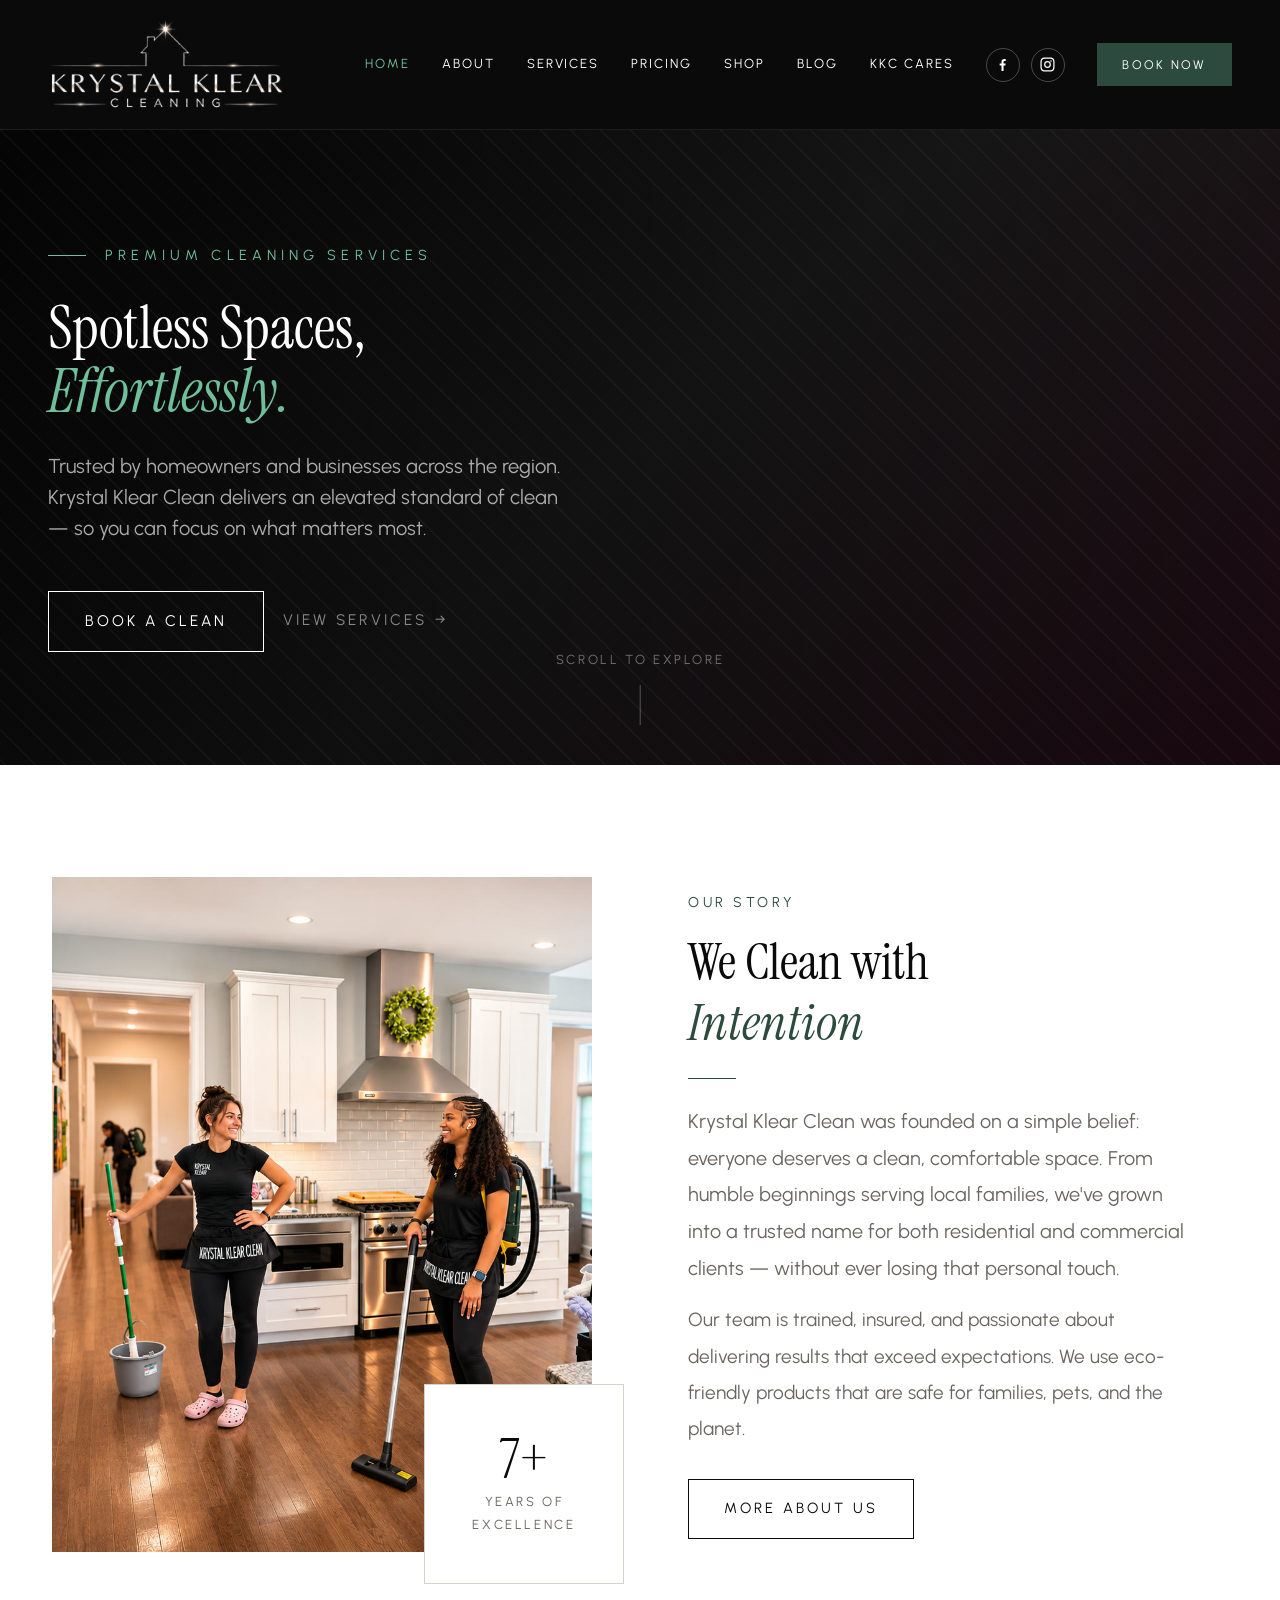
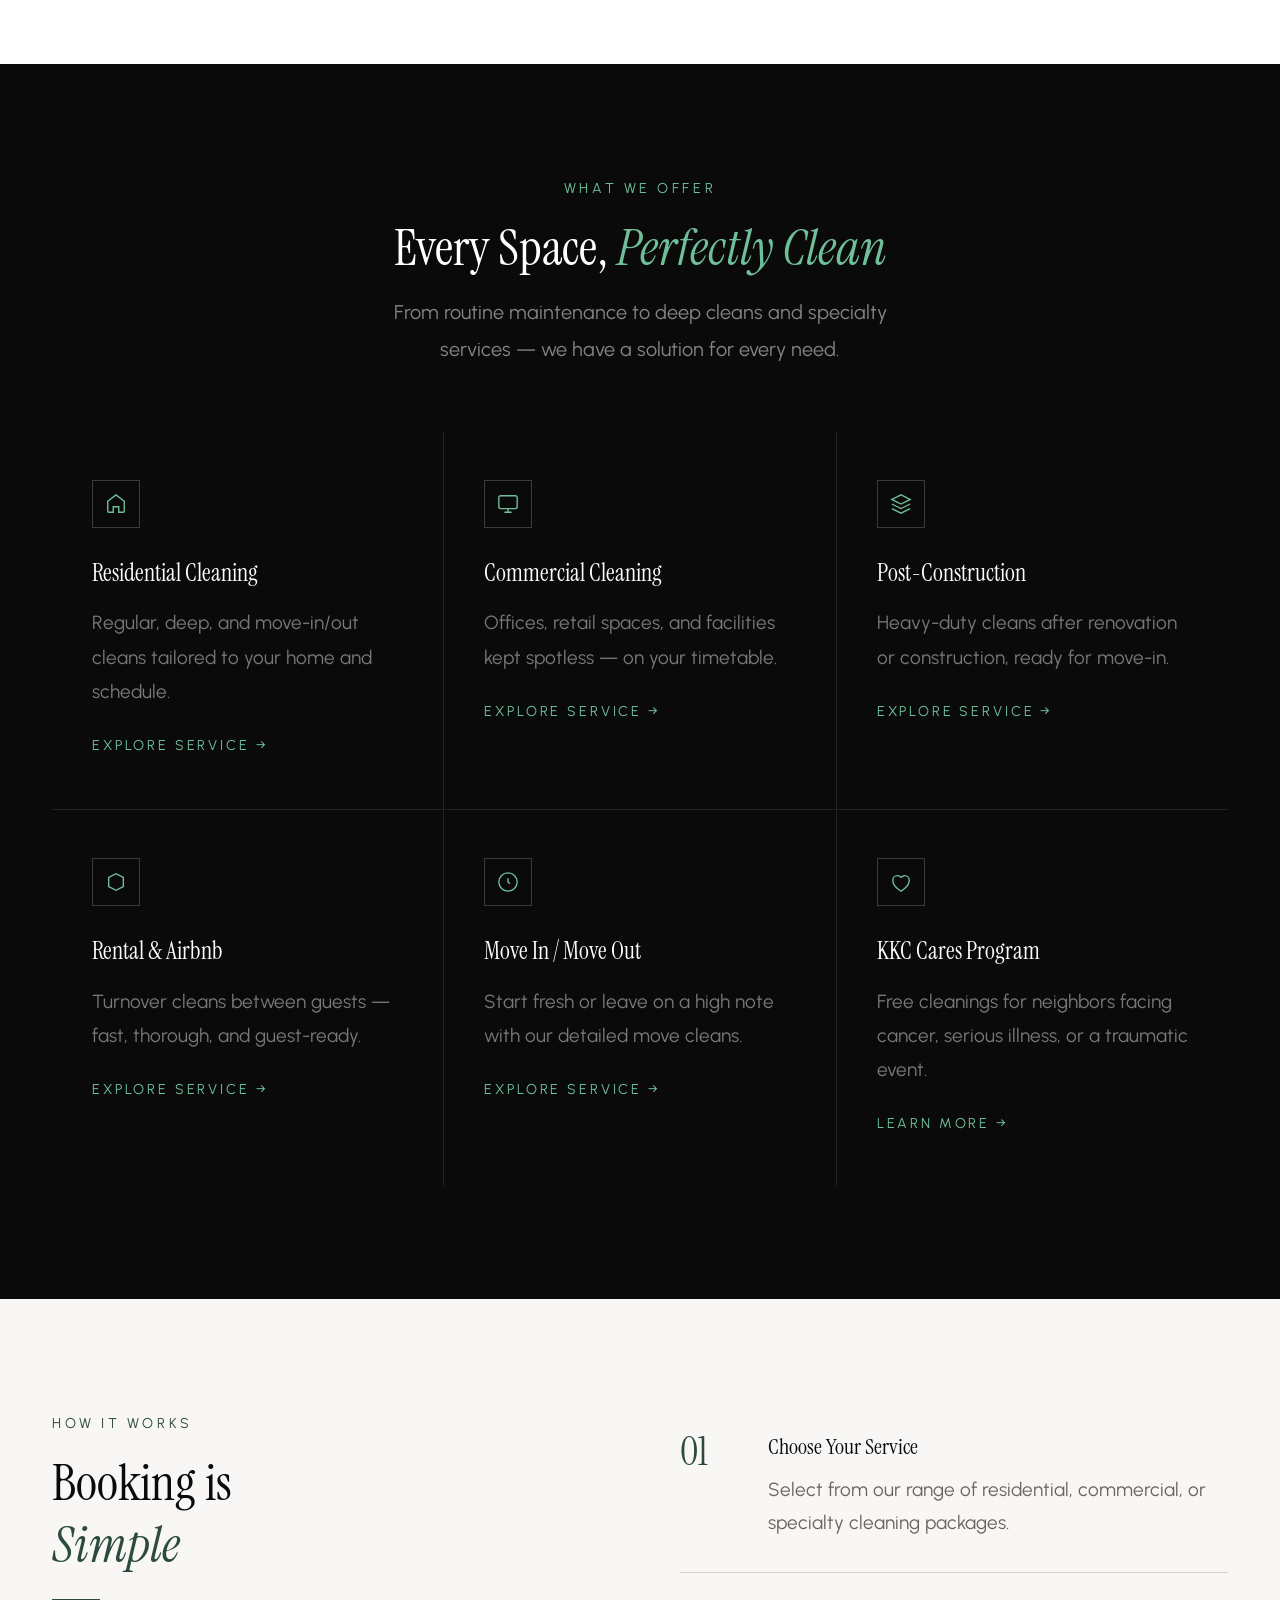
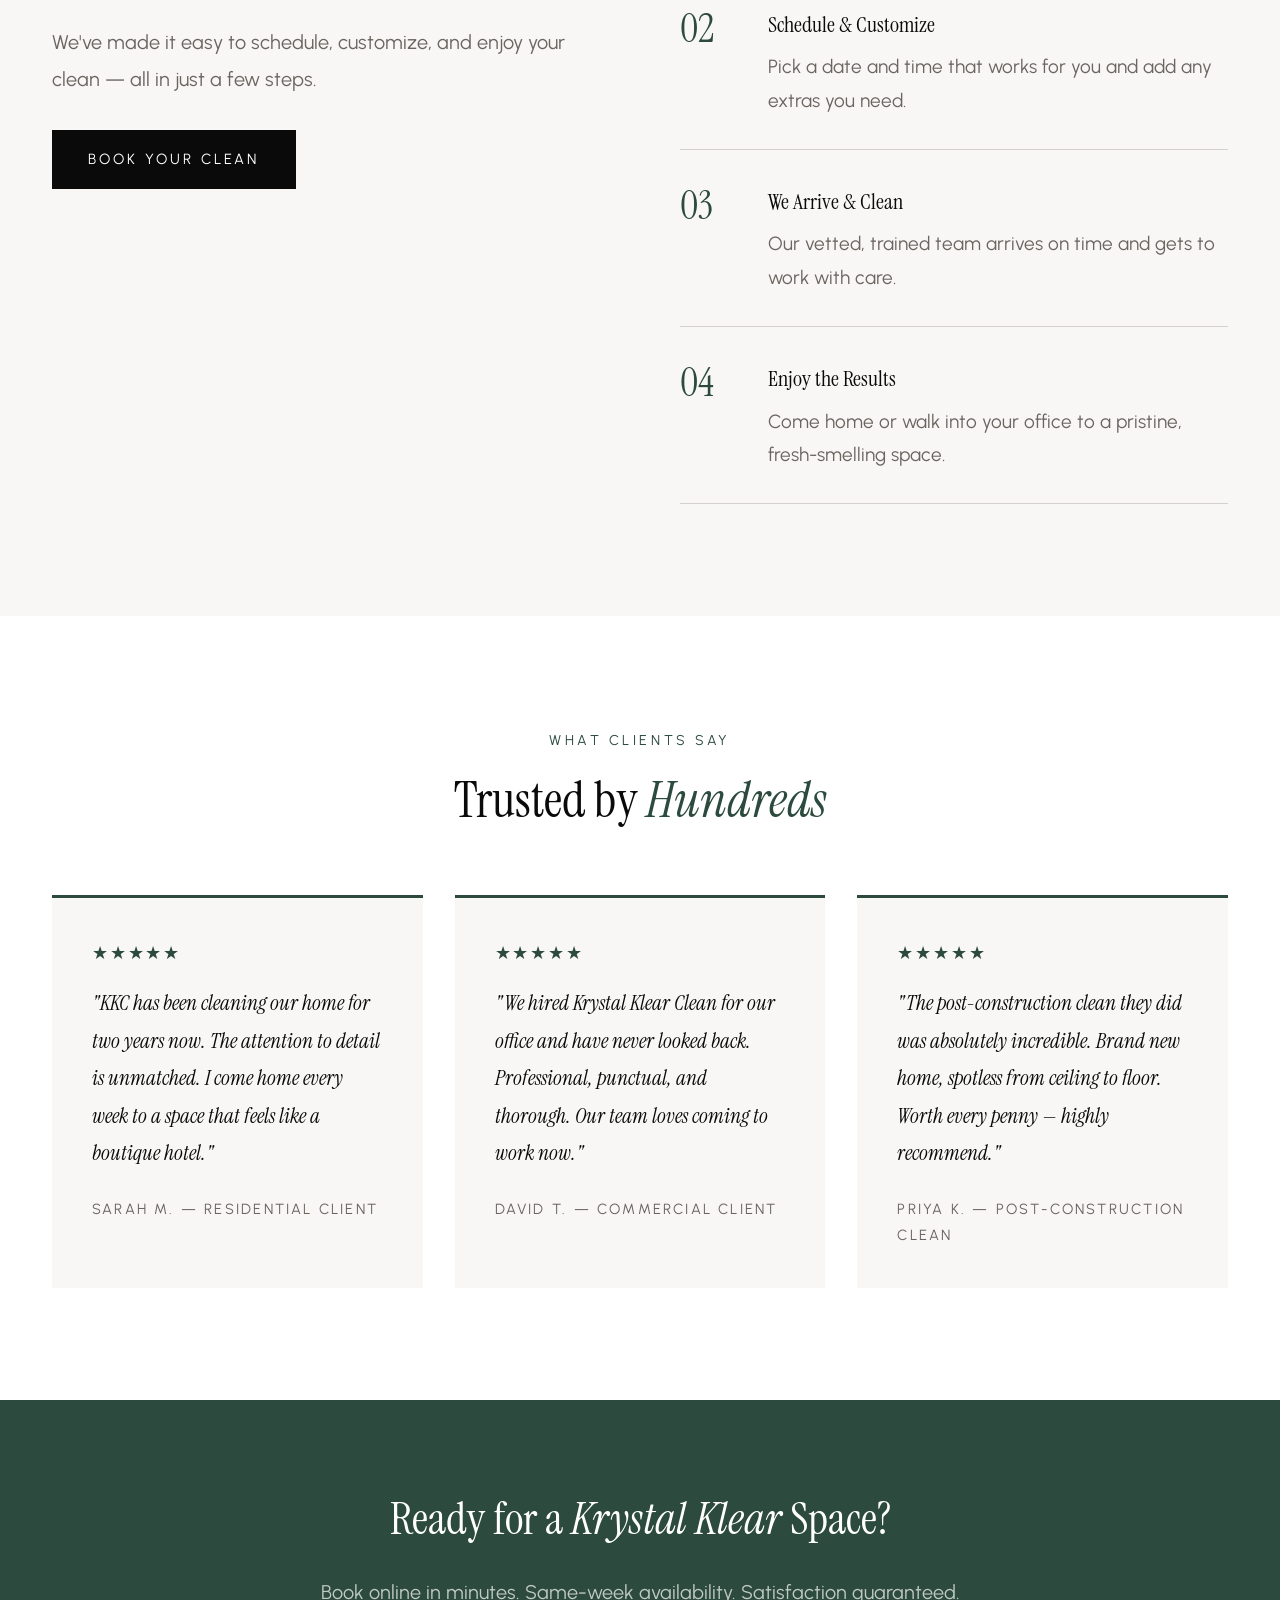
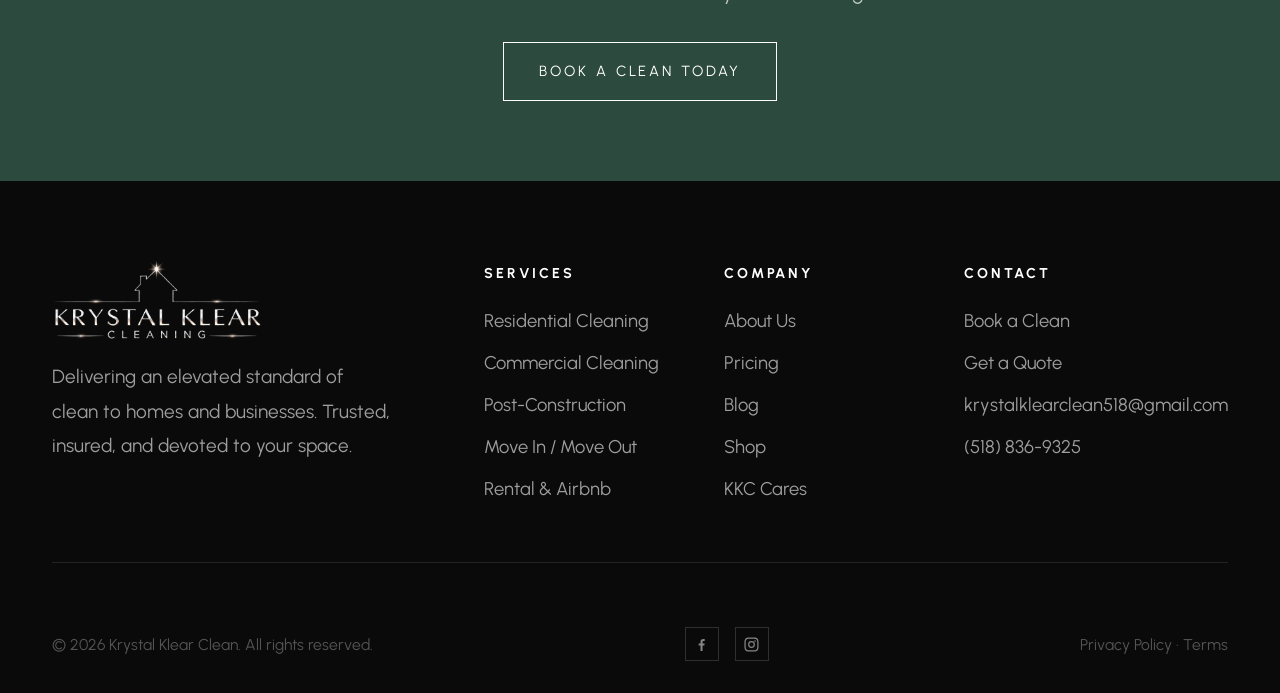
<file: index.html>
<!DOCTYPE html>
<html lang="en">
<head>
  <meta charset="UTF-8">
  <meta name="viewport" content="width=device-width, initial-scale=1.0">
  <title>Krystal Klear Clean — Professional Cleaning Services</title>
  <meta name="description" content="Trusted residential and commercial cleaning services. Fully insured, eco-friendly products available, 100% satisfaction guaranteed.">
  <link rel="icon" type="image/png" sizes="32x32" href="assets/favicon-32.png?v=3">
  <link rel="icon" type="image/png" sizes="192x192" href="assets/favicon-192.png?v=3">
  <link rel="apple-touch-icon" href="assets/apple-touch-icon.png?v=3">
  <link rel="preconnect" href="https://fonts.googleapis.com">
  <link rel="preconnect" href="https://fonts.gstatic.com" crossorigin>
  <link href="https://fonts.googleapis.com/css2?family=Instrument+Serif:ital@0;1&family=Urbanist:ital,wght@0,300;0,400;0,500;0,600;1,400&display=swap" rel="stylesheet">
  <link rel="stylesheet" href="assets/kkc.css">
  <style>
/* ─── HERO ─── */
.hero { height: calc(85vh - 130px); min-height: 520px; background: var(--black); position: relative; overflow: hidden; display: flex; align-items: center; }
.hero-bg { position: absolute; inset: 0; background: linear-gradient(135deg, #0a0a0a 0%, #1a1a1a 50%, #1a0810 100%); }
.hero-video { position: absolute; inset: 0; width: 100%; height: 100%; object-fit: cover; opacity: 0.65; }
.hero-overlay { position: absolute; inset: 0; background: linear-gradient(90deg, rgba(0,0,0,0.55) 0%, rgba(0,0,0,0.25) 60%, rgba(0,0,0,0.05) 100%); }
.hero-pattern { position: absolute; inset: 0; opacity: 0.04; background-image: repeating-linear-gradient(45deg, var(--white) 0, var(--white) 1px, transparent 0, transparent 50%); background-size: 30px 30px; }
.hero-content { position: relative; z-index: 2; padding: 0 3rem; max-width: 891px; }
.hero-eyebrow { font-family: var(--font-sans); font-size: 0.91rem; letter-spacing: 0.35em; text-transform: uppercase; color: var(--green-light); margin-bottom: 1.76rem; display: flex; align-items: center; gap: 1.17rem; }
.hero-eyebrow::before { content: ''; display: block; width: 38px; height: 1px; background: var(--green-light); }
.hero-title { font-family: var(--font-serif); font-size: clamp(2.7rem, 4.68vw, 4.23rem); font-weight: 300; line-height: 1.05; color: var(--white); margin-bottom: 1.76rem; }
.hero-title em { font-style: italic; color: var(--green-light); display: block; }
.hero-body { font-family: var(--font-sans); font-size: 1.26rem; color: rgba(255,255,255,0.65); max-width: 515px; line-height: 1.55; margin-bottom: 2.93rem; }
.hero-actions { display: flex; gap: 1.17rem; flex-wrap: wrap; }
.hero-actions .btn { font-size: 0.96rem; padding: 0.99rem 2.22rem; }
.hero-scroll { position: absolute; bottom: 2.5rem; left: 50%; transform: translateX(-50%); z-index: 2; display: flex; flex-direction: column; align-items: center; white-space: nowrap; gap: 0.8rem; font-family: var(--font-sans); font-size: 0.82rem; letter-spacing: 0.2em; text-transform: uppercase; color: rgba(255,255,255,0.4); }
.hero-scroll::after { content: ''; display: block; width: 1px; height: 40px; background: rgba(255,255,255,0.3); }

/* ─── TRUST BAR ─── */

/* ─── ABOUT STRIP ─── */
.about-strip { padding: 7rem 0; }
.about-strip-inner { display: grid; grid-template-columns: 1fr 1fr; gap: 6rem; align-items: center; }
.about-img-wrap { position: relative; }
.about-img { width: 100%; aspect-ratio: 4/5; object-fit: cover; object-position: top; background: var(--light-gray); }
.about-img-accent { position: absolute; bottom: -2rem; right: -2rem; width: 200px; height: 200px; border: 1px solid var(--mid-gray); background: var(--white); display: flex; flex-direction: column; align-items: center; justify-content: center; gap: 0.3rem; }
.about-img-accent .number { font-family: var(--font-serif); font-size: 3.5rem; font-weight: 300; line-height: 1; color: var(--black); }
.about-img-accent .label { font-family: var(--font-sans); font-size: 0.82rem; letter-spacing: 0.2em; text-transform: uppercase; color: var(--dark-gray); text-align: center; }
.about-text { padding-right: 2rem; }

/* ─── SERVICES TEASER ─── */
.services-teaser { background: var(--black); padding: 7rem 0; }
.services-teaser-header { text-align: center; margin-bottom: 4rem; }
.services-teaser-header .section-label { color: var(--green-light); }
.services-teaser-header .section-title { color: var(--white); }
.services-teaser-header .section-title em { color: var(--green-light); }
.services-teaser-header .section-subtitle { color: rgba(255,255,255,0.5); margin: 1rem auto 0; text-align: center; }
.services-grid { display: grid; grid-template-columns: repeat(3, 1fr); gap: 1px; background: rgba(255,255,255,0.1); }
.service-card { background: var(--black); padding: 3rem 2.5rem; border-bottom: 3px solid transparent; transition: var(--transition); cursor: pointer; }
.service-card:hover { border-bottom-color: var(--green-light); background: #111; }
.service-icon { width: 48px; height: 48px; margin-bottom: 1.5rem; border: 1px solid rgba(255,255,255,0.2); display: flex; align-items: center; justify-content: center; }
.service-icon svg { width: 22px; height: 22px; stroke: var(--green-light); fill: none; stroke-width: 1.5; }
.service-card h3 { font-family: var(--font-serif); font-size: 1.52rem; font-weight: 400; color: var(--white); margin-bottom: 0.75rem; }
.service-card p { font-size: 1.19rem; color: rgba(255,255,255,0.45); line-height: 1.8; margin-bottom: 1.5rem; }
.link-arrow { font-family: var(--font-sans); font-size: 0.89rem; letter-spacing: 0.2em; text-transform: uppercase; color: var(--green-light); display: flex; align-items: center; gap: 0.5rem; }

/* ─── PROCESS ─── */
.process { padding: 7rem 0; background: var(--off-white); }
.process-inner { display: grid; grid-template-columns: 1fr 1fr; gap: 5rem; align-items: start; }
.process-steps { margin-top: 1rem; }
.process-step { display: grid; grid-template-columns: 64px 1fr; gap: 1.5rem; padding: 2rem 0; border-bottom: 1px solid var(--mid-gray); }
.process-step:first-child { padding-top: 0; }
.step-num { font-family: var(--font-serif); font-size: 2.5rem; font-weight: 400; color: var(--green); line-height: 1; padding-top: 0.2rem; }
.step-content h4 { font-family: var(--font-serif); font-size: 1.4rem; font-weight: 400; margin-bottom: 0.4rem; }
.step-content p { font-size: 1.19rem; color: var(--dark-gray); }

/* ─── TESTIMONIALS ─── */
.testimonials { padding: 7rem 0; }
.testimonials-header { text-align: center; margin-bottom: 4rem; }
.testimonials-grid { display: grid; grid-template-columns: repeat(3, 1fr); gap: 2rem; }
.testimonial-card { background: var(--off-white); padding: 2.5rem; border-top: 3px solid var(--green); }
.testimonial-stars { color: var(--green); font-size: 1.13rem; letter-spacing: 0.1em; margin-bottom: 1rem; }
.testimonial-text { font-family: var(--font-serif); font-size: 1.34rem; font-style: italic; font-weight: 300; line-height: 1.75; color: var(--black); margin-bottom: 1.5rem; }
.testimonial-author { font-family: var(--font-sans); font-size: 0.92rem; letter-spacing: 0.15em; text-transform: uppercase; color: var(--dark-gray); }
  </style>
</head>
<body>

<!-- HEADER -->
<header class="site-header">
  <div class="logo"><a href="index.html"><img src="assets/kkc-logo-shiny.webp?v=2" alt="Krystal Klear Clean"></a></div>
  <nav class="site-nav">
    <a href="index.html" class="active">Home</a>
    <a href="about.html">About</a>
    <a href="services.html">Services</a>
    <a href="pricing.html">Pricing</a>
    <a href="shop.html">Shop</a>
    <a href="blog.html">Blog</a>
    <a href="kkc-cares.html">KKC Cares</a>
    <a href="https://www.facebook.com/Krystalklearcleanllc" class="nav-social" target="_blank" rel="noopener" aria-label="Krystal Klear Clean on Facebook"><svg viewBox="0 0 24 24" aria-hidden="true"><path d="M13.5 21v-7.5h2.5l.4-3h-2.9V8.6c0-.9.3-1.5 1.5-1.5h1.5V4.4c-.3 0-1.2-.1-2.2-.1-2.2 0-3.7 1.3-3.7 3.8v2.4H8v3h2.6V21h2.9z"/></svg></a><a href="https://www.instagram.com/Krystalklearcleanllc" class="nav-social" target="_blank" rel="noopener" aria-label="Krystal Klear Clean on Instagram"><svg viewBox="0 0 24 24" aria-hidden="true"><path d="M12 7.2a4.8 4.8 0 1 0 0 9.6 4.8 4.8 0 0 0 0-9.6zm0 7.9a3.1 3.1 0 1 1 0-6.2 3.1 3.1 0 0 1 0 6.2zm5-9.2a1.1 1.1 0 1 0 0 2.2 1.1 1.1 0 0 0 0-2.2zM21.9 7.9c-.1-1.6-.4-3-1.6-4.2S17.7 2.2 16.1 2.1C14.5 2 9.5 2 7.9 2.1c-1.6.1-3 .4-4.2 1.6S2.2 6.3 2.1 7.9C2 9.5 2 14.5 2.1 16.1c.1 1.6.4 3 1.6 4.2s2.6 1.5 4.2 1.6c1.6.1 6.6.1 8.2 0 1.6-.1 3-.4 4.2-1.6s1.5-2.6 1.6-4.2c.1-1.6.1-6.6 0-8.2zm-2.1 10a3.3 3.3 0 0 1-1.9 1.9c-1.3.5-4.3.4-5.9.4s-4.6.1-5.9-.4a3.3 3.3 0 0 1-1.9-1.9c-.5-1.3-.4-4.3-.4-5.9s-.1-4.6.4-5.9a3.3 3.3 0 0 1 1.9-1.9c1.3-.5 4.3-.4 5.9-.4s4.6-.1 5.9.4a3.3 3.3 0 0 1 1.9 1.9c.5 1.3.4 4.3.4 5.9s.1 4.6-.4 5.9z"/></svg></a>
    <a href="contact.html" class="btn-nav">Book Now</a>
  </nav>
</header>

<!-- HERO -->
<div class="hero">
  <div class="hero-bg"></div>
  <video class="hero-video" autoplay muted loop playsinline>
    <source src="assets/hero.mp4?v=5" type="video/mp4">
  </video>
  <div class="hero-overlay"></div>
  <div class="hero-pattern"></div>
  <div class="hero-content">
    <div class="hero-eyebrow">Premium Cleaning Services</div>
    <h1 class="hero-title">Spotless Spaces,<br><em>Effortlessly.</em></h1>
    <p class="hero-body">Trusted by homeowners and businesses across the region. Krystal Klear Clean delivers an elevated standard of clean — so you can focus on what matters most.</p>
    <div class="hero-actions">
      <a href="contact.html" class="btn btn-outline-white">Book a Clean</a>
      <a href="services.html" class="btn" style="color:rgba(255,255,255,0.5);padding-left:0;">View Services →</a>
    </div>
  </div>
  <div class="hero-scroll">Scroll to explore</div>
</div>

<!-- ABOUT STRIP -->
<div class="about-strip">
  <div class="container">
    <div class="about-strip-inner">
      <div class="about-img-wrap">
        <img src="assets/team-kitchen.jpg" alt="Krystal Klear Clean team cleaning a kitchen" class="about-img">
        <div class="about-img-accent">
          <div class="number">7+</div>
          <div class="label">Years of<br>Excellence</div>
        </div>
      </div>
      <div class="about-text">
        <span class="section-label">Our Story</span>
        <h2 class="section-title">We Clean with<br><em>Intention</em></h2>
        <div class="divider"></div>
        <p class="section-subtitle">Krystal Klear Clean was founded on a simple belief: everyone deserves a clean, comfortable space. From humble beginnings serving local families, we've grown into a trusted name for both residential and commercial clients — without ever losing that personal touch.</p>
        <p style="font-size:1.19rem;color:var(--dark-gray);margin-top:1rem;line-height:1.9;">Our team is trained, insured, and passionate about delivering results that exceed expectations. We use eco-friendly products that are safe for families, pets, and the planet.</p>
        <a href="about.html" class="btn btn-outline" style="margin-top:2rem;">More About Us</a>
      </div>
    </div>
  </div>
</div>

<!-- SERVICES TEASER -->
<div class="services-teaser">
  <div class="container">
    <div class="services-teaser-header">
      <span class="section-label">What We Offer</span>
      <h2 class="section-title" style="color:var(--white);">Every Space, <em>Perfectly Clean</em></h2>
      <p class="section-subtitle">From routine maintenance to deep cleans and specialty services — we have a solution for every need.</p>
    </div>
    <div class="services-grid">
      <a href="services.html" class="service-card">
        <div class="service-icon"><svg viewBox="0 0 24 24"><path d="M3 9L12 2L21 9V20C21 20.55 20.55 21 20 21H15V15H9V21H4C3.45 21 3 20.55 3 20V9Z"/></svg></div>
        <h3>Residential Cleaning</h3>
        <p>Regular, deep, and move-in/out cleans tailored to your home and schedule.</p>
        <div class="link-arrow">Explore Service →</div>
      </a>
      <a href="services.html" class="service-card">
        <div class="service-icon"><svg viewBox="0 0 24 24"><rect x="2" y="3" width="20" height="14" rx="2"/><path d="M8 21H16M12 17V21"/></svg></div>
        <h3>Commercial Cleaning</h3>
        <p>Offices, retail spaces, and facilities kept spotless — on your timetable.</p>
        <div class="link-arrow">Explore Service →</div>
      </a>
      <a href="services.html" class="service-card">
        <div class="service-icon"><svg viewBox="0 0 24 24"><path d="M12 2L2 7L12 12L22 7L12 2ZM2 17L12 22L22 17M2 12L12 17L22 12"/></svg></div>
        <h3>Post-Construction</h3>
        <p>Heavy-duty cleans after renovation or construction, ready for move-in.</p>
        <div class="link-arrow">Explore Service →</div>
      </a>
      <a href="services.html" class="service-card">
        <div class="service-icon"><svg viewBox="0 0 24 24"><path d="M20 7L12 3L4 7V17L12 21L20 17V7Z"/></svg></div>
        <h3>Rental &amp; Airbnb</h3>
        <p>Turnover cleans between guests — fast, thorough, and guest-ready.</p>
        <div class="link-arrow">Explore Service →</div>
      </a>
      <a href="services.html" class="service-card">
        <div class="service-icon"><svg viewBox="0 0 24 24"><circle cx="12" cy="12" r="10"/><path d="M12 8V12L14 14"/></svg></div>
        <h3>Move In / Move Out</h3>
        <p>Start fresh or leave on a high note with our detailed move cleans.</p>
        <div class="link-arrow">Explore Service →</div>
      </a>
      <a href="kkc-cares.html" class="service-card">
        <div class="service-icon"><svg viewBox="0 0 24 24"><path d="M12 22C12 22 3 17 3 10C3 7.24 5.24 5 8 5C9.64 5 11.09 5.79 12 7C12.91 5.79 14.36 5 16 5C18.76 5 21 7.24 21 10C21 17 12 22 12 22Z"/></svg></div>
        <h3>KKC Cares Program</h3>
        <p>Free cleanings for neighbors facing cancer, serious illness, or a traumatic event.</p>
        <div class="link-arrow">Learn More →</div>
      </a>
    </div>
  </div>
</div>

<!-- PROCESS -->
<div class="process">
  <div class="container">
    <div class="process-inner">
      <div>
        <span class="section-label">How It Works</span>
        <h2 class="section-title">Booking is<br><em>Simple</em></h2>
        <div class="divider"></div>
        <p class="section-subtitle">We've made it easy to schedule, customize, and enjoy your clean — all in just a few steps.</p>
        <a href="contact.html" class="btn btn-dark" style="margin-top:2rem;">Book Your Clean</a>
      </div>
      <div class="process-steps">
        <div class="process-step"><div class="step-num">01</div><div class="step-content"><h4>Choose Your Service</h4><p>Select from our range of residential, commercial, or specialty cleaning packages.</p></div></div>
        <div class="process-step"><div class="step-num">02</div><div class="step-content"><h4>Schedule &amp; Customize</h4><p>Pick a date and time that works for you and add any extras you need.</p></div></div>
        <div class="process-step"><div class="step-num">03</div><div class="step-content"><h4>We Arrive &amp; Clean</h4><p>Our vetted, trained team arrives on time and gets to work with care.</p></div></div>
        <div class="process-step"><div class="step-num">04</div><div class="step-content"><h4>Enjoy the Results</h4><p>Come home or walk into your office to a pristine, fresh-smelling space.</p></div></div>
      </div>
    </div>
  </div>
</div>

<!-- TESTIMONIALS -->
<div class="testimonials">
  <div class="container">
    <div class="testimonials-header">
      <span class="section-label">What Clients Say</span>
      <h2 class="section-title">Trusted by <em>Hundreds</em></h2>
    </div>
    <div class="testimonials-grid">
      <div class="testimonial-card"><div class="testimonial-stars">★★★★★</div><p class="testimonial-text">"KKC has been cleaning our home for two years now. The attention to detail is unmatched. I come home every week to a space that feels like a boutique hotel."</p><div class="testimonial-author">Sarah M. — Residential Client</div></div>
      <div class="testimonial-card"><div class="testimonial-stars">★★★★★</div><p class="testimonial-text">"We hired Krystal Klear Clean for our office and have never looked back. Professional, punctual, and thorough. Our team loves coming to work now."</p><div class="testimonial-author">David T. — Commercial Client</div></div>
      <div class="testimonial-card"><div class="testimonial-stars">★★★★★</div><p class="testimonial-text">"The post-construction clean they did was absolutely incredible. Brand new home, spotless from ceiling to floor. Worth every penny — highly recommend."</p><div class="testimonial-author">Priya K. — Post-Construction Clean</div></div>
    </div>
  </div>
</div>

<!-- CTA -->
<div class="cta-banner">
  <div class="container">
    <h2>Ready for a <em style="font-style:italic;">Krystal Klear</em> Space?</h2>
    <p>Book online in minutes. Same-week availability. Satisfaction guaranteed.</p>
    <a href="contact.html" class="btn btn-outline-white">Book a Clean Today</a>
  </div>
</div>

<!-- FOOTER -->
<footer class="site-footer">
  <div class="container">
    <div class="footer-grid">
      <div class="footer-brand">
        <img src="assets/kkc-logo-shiny.webp?v=2" alt="Krystal Klear Clean">
        <p>Delivering an elevated standard of clean to homes and businesses. Trusted, insured, and devoted to your space.</p>
      </div>
      <div class="footer-col"><h5>Services</h5><ul><li><a href="services.html">Residential Cleaning</a></li><li><a href="services.html">Commercial Cleaning</a></li><li><a href="services.html">Post-Construction</a></li><li><a href="services.html">Move In / Move Out</a></li><li><a href="services.html">Rental &amp; Airbnb</a></li></ul></div>
      <div class="footer-col"><h5>Company</h5><ul><li><a href="about.html">About Us</a></li><li><a href="pricing.html">Pricing</a></li><li><a href="blog.html">Blog</a></li><li><a href="shop.html">Shop</a></li><li><a href="kkc-cares.html">KKC Cares</a></li></ul></div>
      <div class="footer-col"><h5>Contact</h5><ul><li><a href="contact.html">Book a Clean</a></li><li><a href="contact.html">Get a Quote</a></li><li><a href="mailto:krystalklearclean518@gmail.com">krystalklearclean518@gmail.com</a></li><li><a href="tel:+15188369325">(518) 836-9325</a></li></ul></div>
    </div>
    <div class="footer-bottom">
      <span>&copy; 2026 Krystal Klear Clean. All rights reserved.</span>
      <div class="footer-social"><a href="https://www.facebook.com/Krystalklearcleanllc" target="_blank" rel="noopener" aria-label="Krystal Klear Clean on Facebook"><svg viewBox="0 0 24 24" aria-hidden="true"><path d="M13.5 21v-7.5h2.5l.4-3h-2.9V8.6c0-.9.3-1.5 1.5-1.5h1.5V4.4c-.3 0-1.2-.1-2.2-.1-2.2 0-3.7 1.3-3.7 3.8v2.4H8v3h2.6V21h2.9z"/></svg></a><a href="https://www.instagram.com/Krystalklearcleanllc" target="_blank" rel="noopener" aria-label="Krystal Klear Clean on Instagram"><svg viewBox="0 0 24 24" aria-hidden="true"><path d="M12 7.2a4.8 4.8 0 1 0 0 9.6 4.8 4.8 0 0 0 0-9.6zm0 7.9a3.1 3.1 0 1 1 0-6.2 3.1 3.1 0 0 1 0 6.2zm5-9.2a1.1 1.1 0 1 0 0 2.2 1.1 1.1 0 0 0 0-2.2zM21.9 7.9c-.1-1.6-.4-3-1.6-4.2S17.7 2.2 16.1 2.1C14.5 2 9.5 2 7.9 2.1c-1.6.1-3 .4-4.2 1.6S2.2 6.3 2.1 7.9C2 9.5 2 14.5 2.1 16.1c.1 1.6.4 3 1.6 4.2s2.6 1.5 4.2 1.6c1.6.1 6.6.1 8.2 0 1.6-.1 3-.4 4.2-1.6s1.5-2.6 1.6-4.2c.1-1.6.1-6.6 0-8.2zm-2.1 10a3.3 3.3 0 0 1-1.9 1.9c-1.3.5-4.3.4-5.9.4s-4.6.1-5.9-.4a3.3 3.3 0 0 1-1.9-1.9c-.5-1.3-.4-4.3-.4-5.9s-.1-4.6.4-5.9a3.3 3.3 0 0 1 1.9-1.9c1.3-.5 4.3-.4 5.9-.4s4.6-.1 5.9.4a3.3 3.3 0 0 1 1.9 1.9c.5 1.3.4 4.3.4 5.9s.1 4.6-.4 5.9z"/></svg></a></div>
      <span>Privacy Policy &middot; Terms</span>
    </div>
  </div>
</footer>
</body>
</html>
</file>
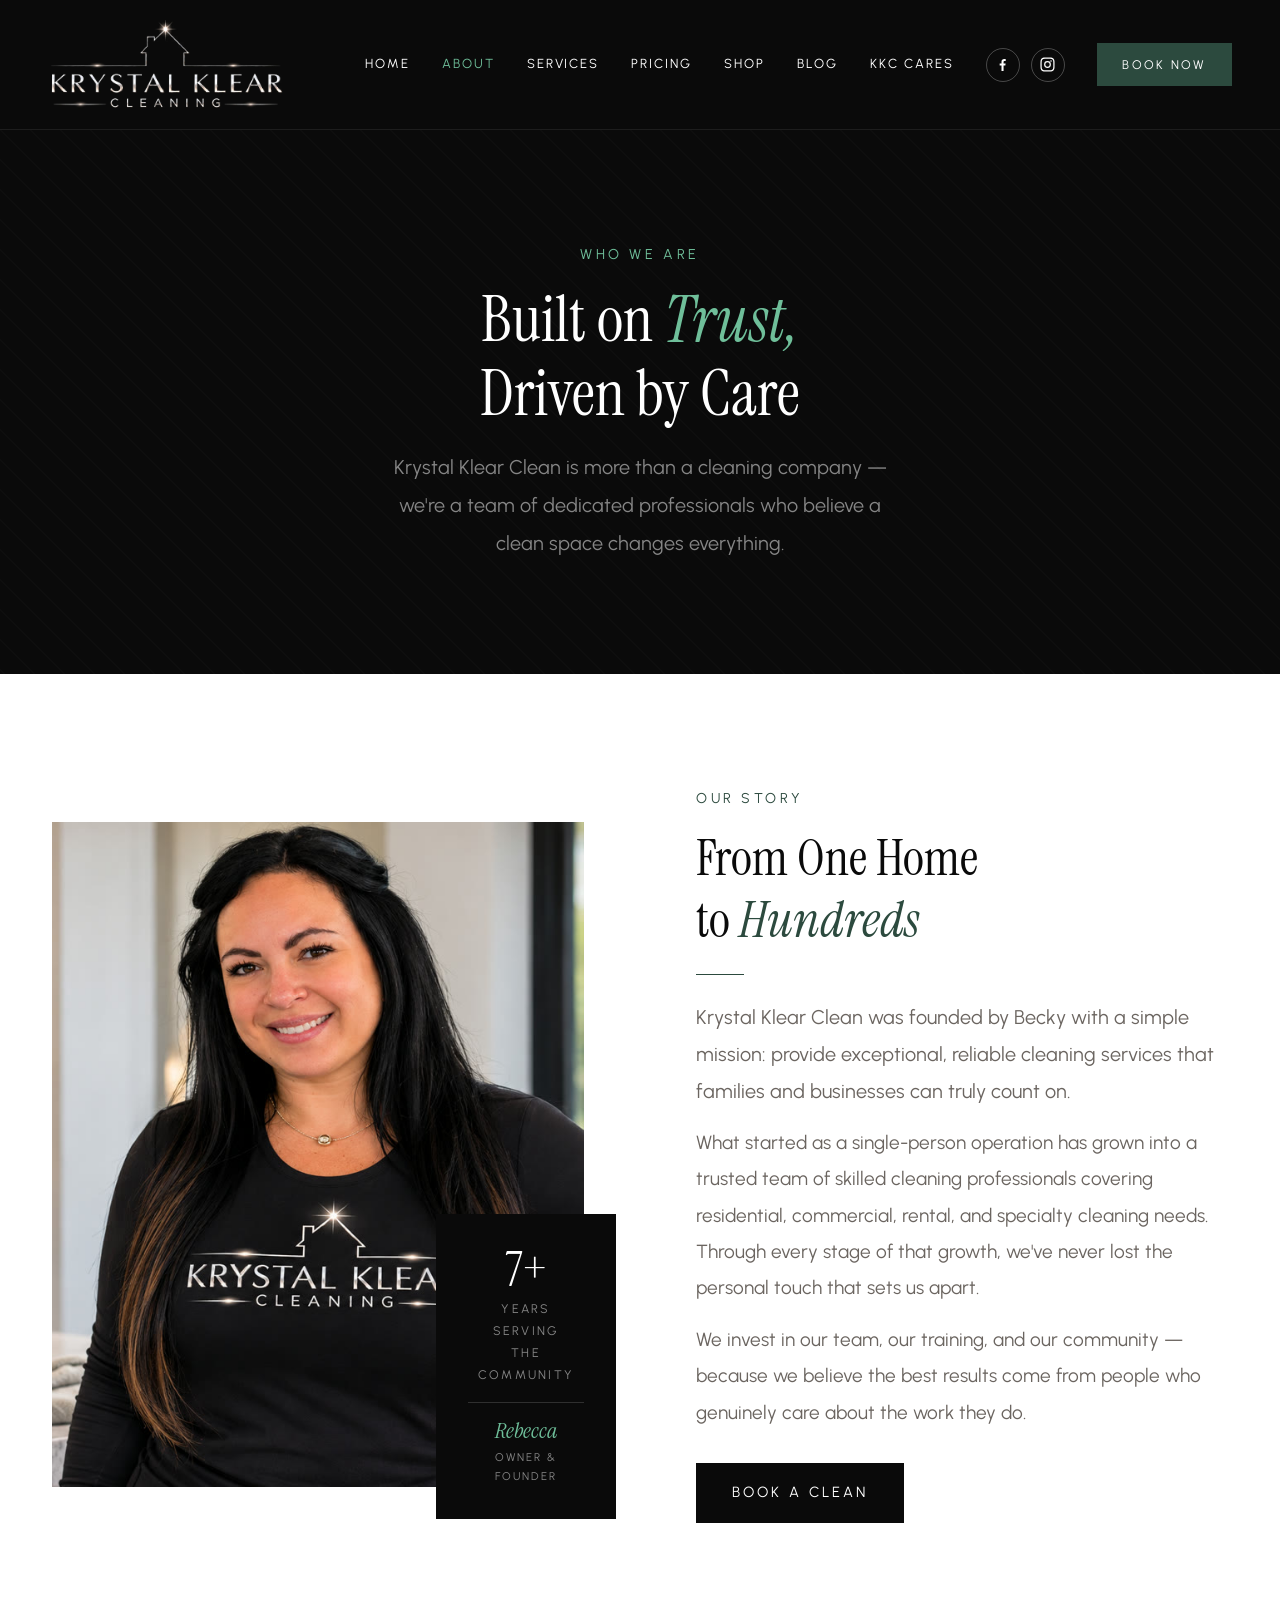
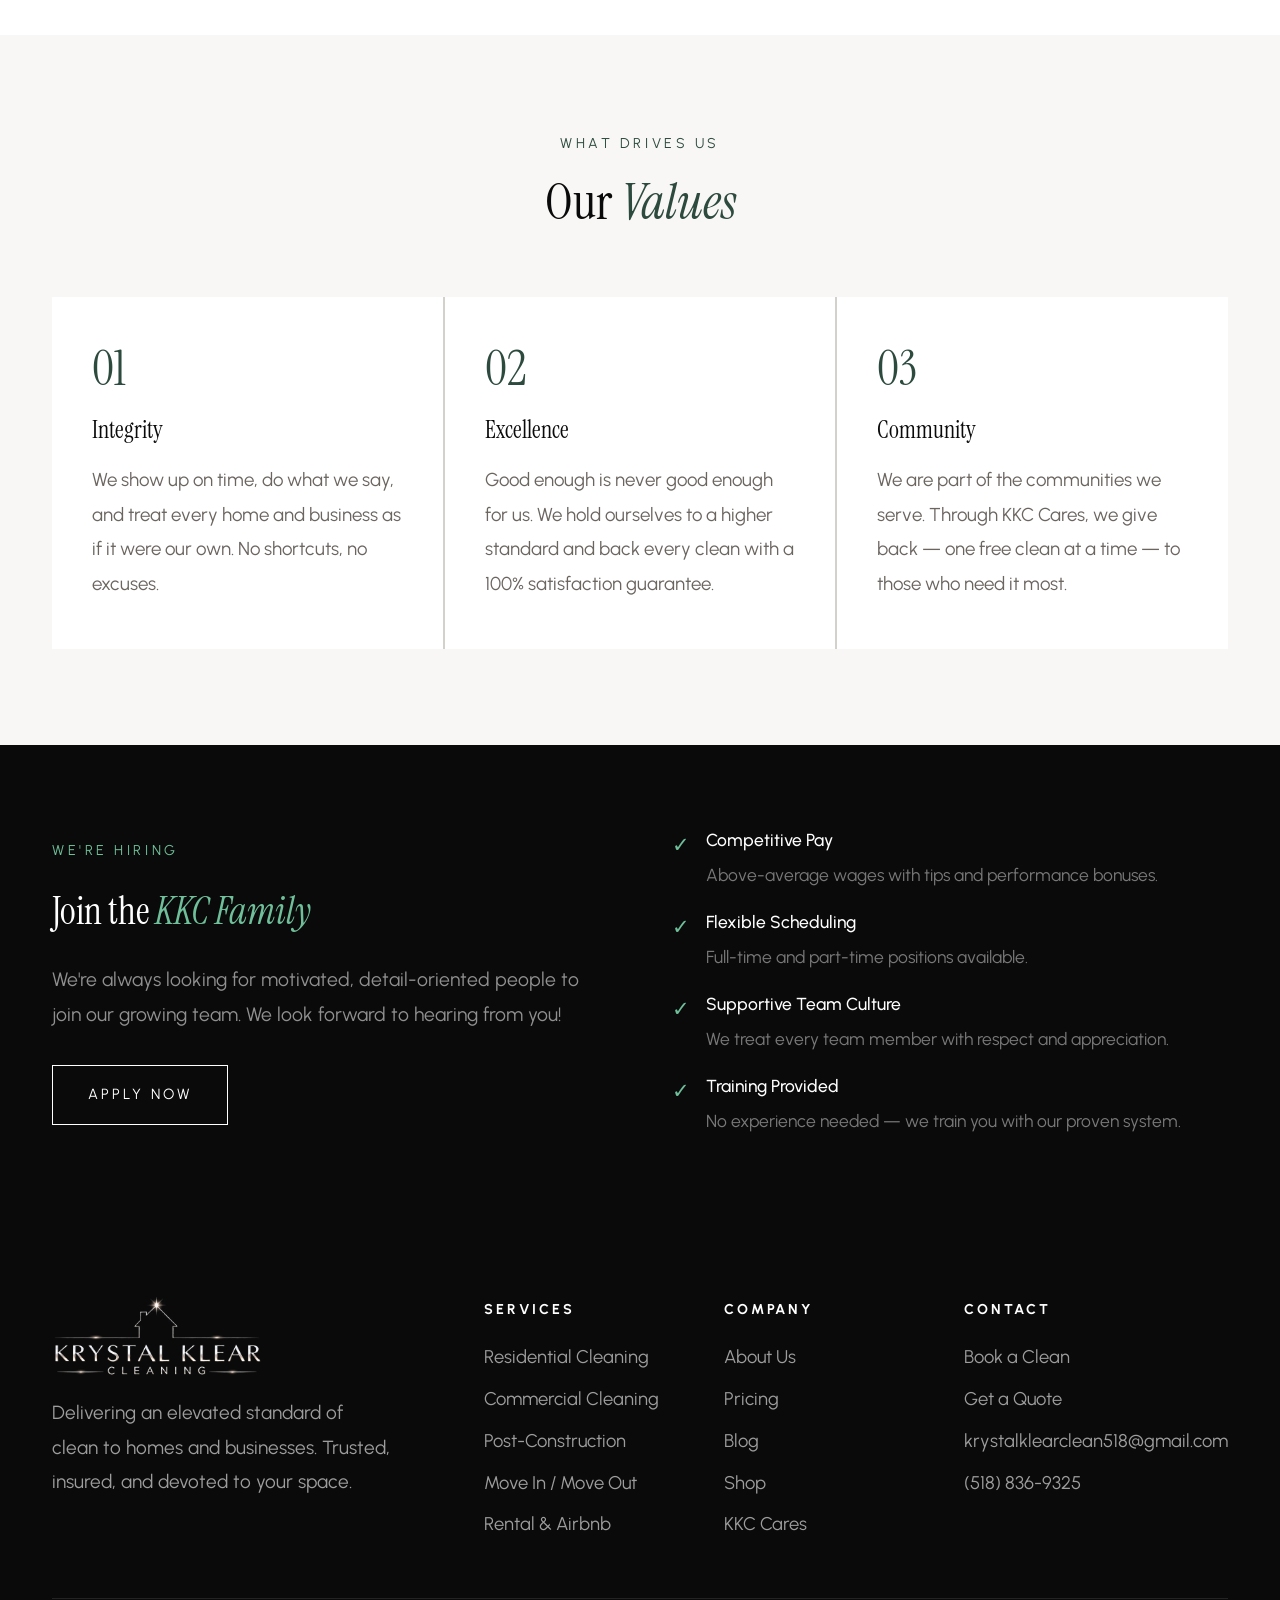
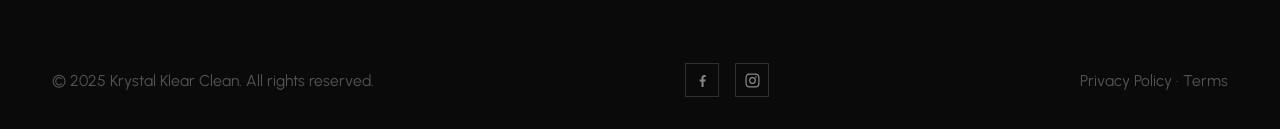
<file: about.html>
<!DOCTYPE html>
<html lang="en">
<head>
  <meta charset="UTF-8">
  <meta name="viewport" content="width=device-width, initial-scale=1.0">
  <title>About Us — Krystal Klear Clean</title>
  <link rel="icon" type="image/png" sizes="32x32" href="assets/favicon-32.png?v=3">
  <link rel="icon" type="image/png" sizes="192x192" href="assets/favicon-192.png?v=3">
  <link rel="apple-touch-icon" href="assets/apple-touch-icon.png?v=3">
  <link rel="preconnect" href="https://fonts.googleapis.com">
  <link rel="preconnect" href="https://fonts.gstatic.com" crossorigin>
  <link href="https://fonts.googleapis.com/css2?family=Instrument+Serif:ital@0;1&family=Urbanist:ital,wght@0,300;0,400;0,500;0,600;1,400&display=swap" rel="stylesheet">
  <link rel="stylesheet" href="assets/kkc.css">
  <style>
.about-hero { background: var(--black); padding: 7rem 0; text-align: center; position: relative; overflow: hidden; }
.about-hero::before { content: ''; position: absolute; inset: 0; background: repeating-linear-gradient(45deg, rgba(255,255,255,0.015) 0, rgba(255,255,255,0.015) 1px, transparent 0, transparent 50%); background-size: 30px 30px; }
.about-hero .section-label { position: relative; color: var(--green-light); }
.about-hero h1 { font-family: var(--font-serif); font-size: clamp(2.8rem,5vw,4.5rem); font-weight: 300; color: var(--white); line-height: 1.15; position: relative; }
.about-hero h1 em { font-style: italic; color: var(--green-light); }
.about-hero p { font-size: 1.24rem; color: rgba(255,255,255,0.5); max-width: 520px; margin: 1.2rem auto 0; line-height: 1.9; position: relative; }

.about-story { padding: 7rem 0; }
.about-story-inner { display: grid; grid-template-columns: 1fr 1fr; gap: 7rem; align-items: center; }
.about-story-img { position: relative; }
.about-story-img img { width: 100%; aspect-ratio: 4/5; object-fit: cover; object-position: top; display: block; }
.about-story-img-accent { position: absolute; bottom: -2rem; right: -2rem; background: var(--black); color: var(--white); padding: 2rem; width: 180px; text-align: center; }
.about-story-img-accent .num { font-family: var(--font-serif); font-size: 3rem; font-weight: 300; line-height: 1; }
.about-story-img-accent .lbl { font-family: var(--font-sans); font-size: 0.78rem; letter-spacing: 0.18em; text-transform: uppercase; color: rgba(255,255,255,0.5); margin-top: 0.3rem; }
.about-story-img-accent .owner { margin-top: 1rem; padding-top: 1rem; border-top: 1px solid rgba(255,255,255,0.15); }
.about-story-img-accent .owner-name { font-family: var(--font-serif); font-size: 1.35rem; font-style: italic; color: var(--green-light); line-height: 1.2; }
.about-story-img-accent .owner-title { font-family: var(--font-sans); font-size: 0.7rem; letter-spacing: 0.18em; text-transform: uppercase; color: rgba(255,255,255,0.5); margin-top: 0.2rem; }

.about-values { background: var(--off-white); padding: 6rem 0; }
.about-values-header { text-align: center; margin-bottom: 4rem; }
.values-grid { display: grid; grid-template-columns: repeat(3,1fr); gap: 2px; background: var(--mid-gray); }
.value-card { background: var(--white); padding: 3rem 2.5rem; }
.value-card .value-num { font-family: var(--font-serif); font-size: 3rem; font-weight: 400; color: var(--green); line-height: 1; margin-bottom: 1rem; }
.value-card h3 { font-family: var(--font-serif); font-size: 1.5rem; font-weight: 400; margin-bottom: 0.75rem; }
.value-card p { font-size: 1.17rem; color: var(--dark-gray); line-height: 1.85; }


.join-banner { background: var(--black); padding: 5rem 0; }
.join-banner-inner { display: grid; grid-template-columns: 1fr 1fr; gap: 4rem; align-items: center; }
.join-banner .section-label { color: var(--green-light); }
.join-banner h2 { font-family: var(--font-serif); font-size: clamp(1.8rem,3vw,2.8rem); font-weight: 300; color: var(--white); margin-bottom: 1rem; }
.join-banner h2 em { font-style: italic; color: var(--green-light); }
.join-banner p { font-size: 1.21rem; color: rgba(255,255,255,0.55); line-height: 1.85; }
.join-perks { display: flex; flex-direction: column; gap: 1rem; }
.join-perk { display: flex; gap: 1rem; align-items: flex-start; }
.join-perk-icon { color: var(--green-light); font-size: 1.3rem; margin-top: 0.1rem; flex-shrink: 0; }
.join-perk-text h5 { font-family: var(--font-sans); font-size: 1.09rem; font-weight: 500; color: var(--white); margin-bottom: 0.2rem; }
.join-perk-text p { font-size: 1.09rem; color: rgba(255,255,255,0.45); margin: 0; }
  </style>
</head>
<body>
<div id="kkc-header"></div>

<div class="about-hero">
  <div class="container">
    <span class="section-label">Who We Are</span>
    <h1>Built on <em>Trust,</em><br>Driven by Care</h1>
    <p>Krystal Klear Clean is more than a cleaning company — we're a team of dedicated professionals who believe a clean space changes everything.</p>
  </div>
</div>

<div class="about-story">
  <div class="container">
    <div class="about-story-inner">
      <div class="about-story-img">
        <img src="assets/becky.jpg" alt="Rebecca, Owner and Founder of Krystal Klear Clean">
        <div class="about-story-img-accent">
          <div class="num">7+</div>
          <div class="lbl">Years Serving<br>the Community</div>
          <div class="owner"><div class="owner-name">Rebecca</div><div class="owner-title">Owner &amp; Founder</div></div>
        </div>
      </div>
      <div>
        <span class="section-label">Our Story</span>
        <h2 class="section-title">From One Home<br>to <em>Hundreds</em></h2>
        <div class="divider"></div>
        <p class="section-subtitle">Krystal Klear Clean was founded by Becky with a simple mission: provide exceptional, reliable cleaning services that families and businesses can truly count on.</p>
        <p style="font-size:1.19rem;color:var(--dark-gray);line-height:1.9;margin-top:1rem;">What started as a single-person operation has grown into a trusted team of skilled cleaning professionals covering residential, commercial, rental, and specialty cleaning needs. Through every stage of that growth, we've never lost the personal touch that sets us apart.</p>
        <p style="font-size:1.19rem;color:var(--dark-gray);line-height:1.9;margin-top:1rem;">We invest in our team, our training, and our community — because we believe the best results come from people who genuinely care about the work they do.</p>
        <a href="contact.html" class="btn btn-dark" style="margin-top:2rem;">Book a Clean</a>
      </div>
    </div>
  </div>
</div>

<div class="about-values">
  <div class="container">
    <div class="about-values-header">
      <span class="section-label">What Drives Us</span>
      <h2 class="section-title">Our <em>Values</em></h2>
    </div>
    <div class="values-grid">
      <div class="value-card"><div class="value-num">01</div><h3>Integrity</h3><p>We show up on time, do what we say, and treat every home and business as if it were our own. No shortcuts, no excuses.</p></div>
      <div class="value-card"><div class="value-num">02</div><h3>Excellence</h3><p>Good enough is never good enough for us. We hold ourselves to a higher standard and back every clean with a 100% satisfaction guarantee.</p></div>
      <div class="value-card"><div class="value-num">03</div><h3>Community</h3><p>We are part of the communities we serve. Through KKC Cares, we give back — one free clean at a time — to those who need it most.</p></div>
    </div>
  </div>
</div>

<div class="join-banner">
  <div class="container">
    <div class="join-banner-inner">
      <div>
        <span class="section-label">We're Hiring</span>
        <h2>Join the <em>KKC Family</em></h2>
        <p>We're always looking for motivated, detail-oriented people to join our growing team. We look forward to hearing from you!</p>
        <a href="contact.html" class="btn btn-outline-white" style="margin-top:2rem;">Apply Now</a>
      </div>
      <div class="join-perks">
        <div class="join-perk"><div class="join-perk-icon">✓</div><div class="join-perk-text"><h5>Competitive Pay</h5><p>Above-average wages with tips and performance bonuses.</p></div></div>
        <div class="join-perk"><div class="join-perk-icon">✓</div><div class="join-perk-text"><h5>Flexible Scheduling</h5><p>Full-time and part-time positions available.</p></div></div>
        <div class="join-perk"><div class="join-perk-icon">✓</div><div class="join-perk-text"><h5>Supportive Team Culture</h5><p>We treat every team member with respect and appreciation.</p></div></div>
        <div class="join-perk"><div class="join-perk-icon">✓</div><div class="join-perk-text"><h5>Training Provided</h5><p>No experience needed — we train you with our proven system.</p></div></div>
      </div>
    </div>
  </div>
</div>

<div id="kkc-footer"></div>
<script src="assets/kkc-shared.js"></script>
</body>
</html>
</file>
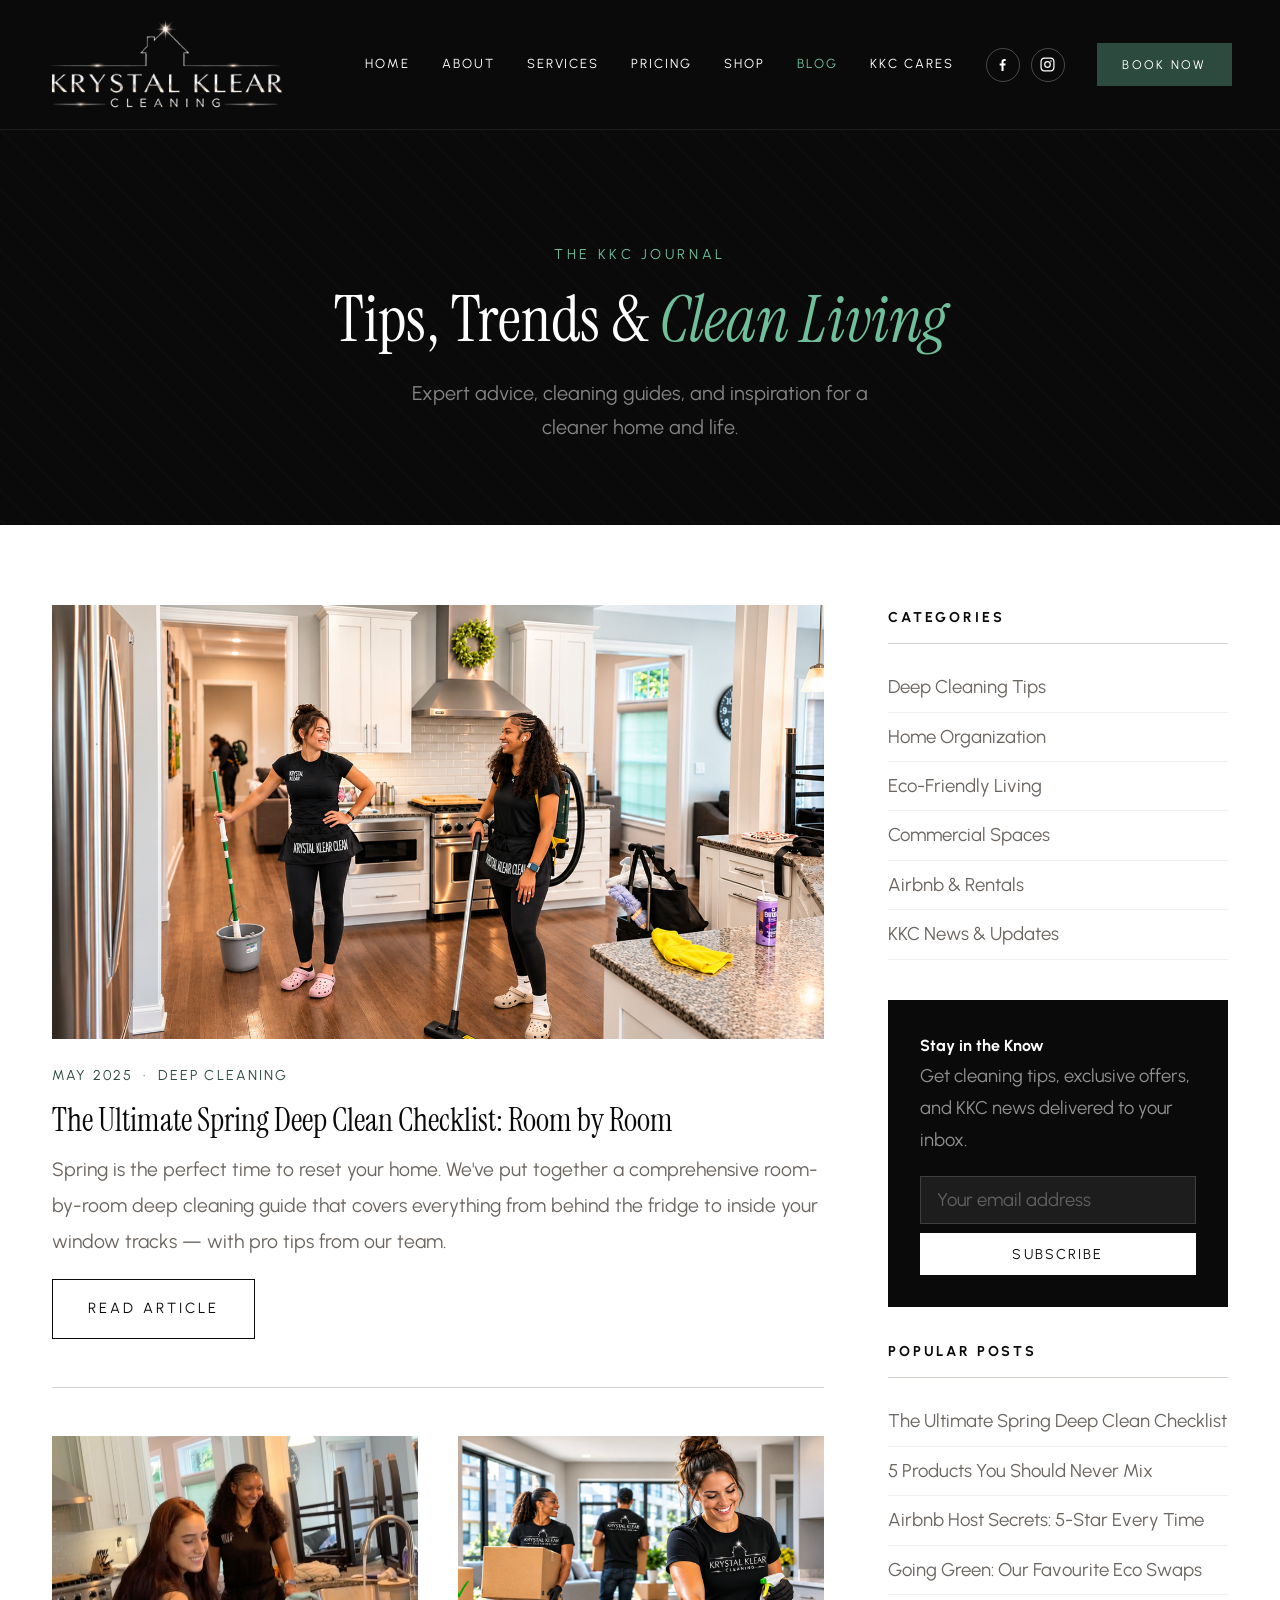
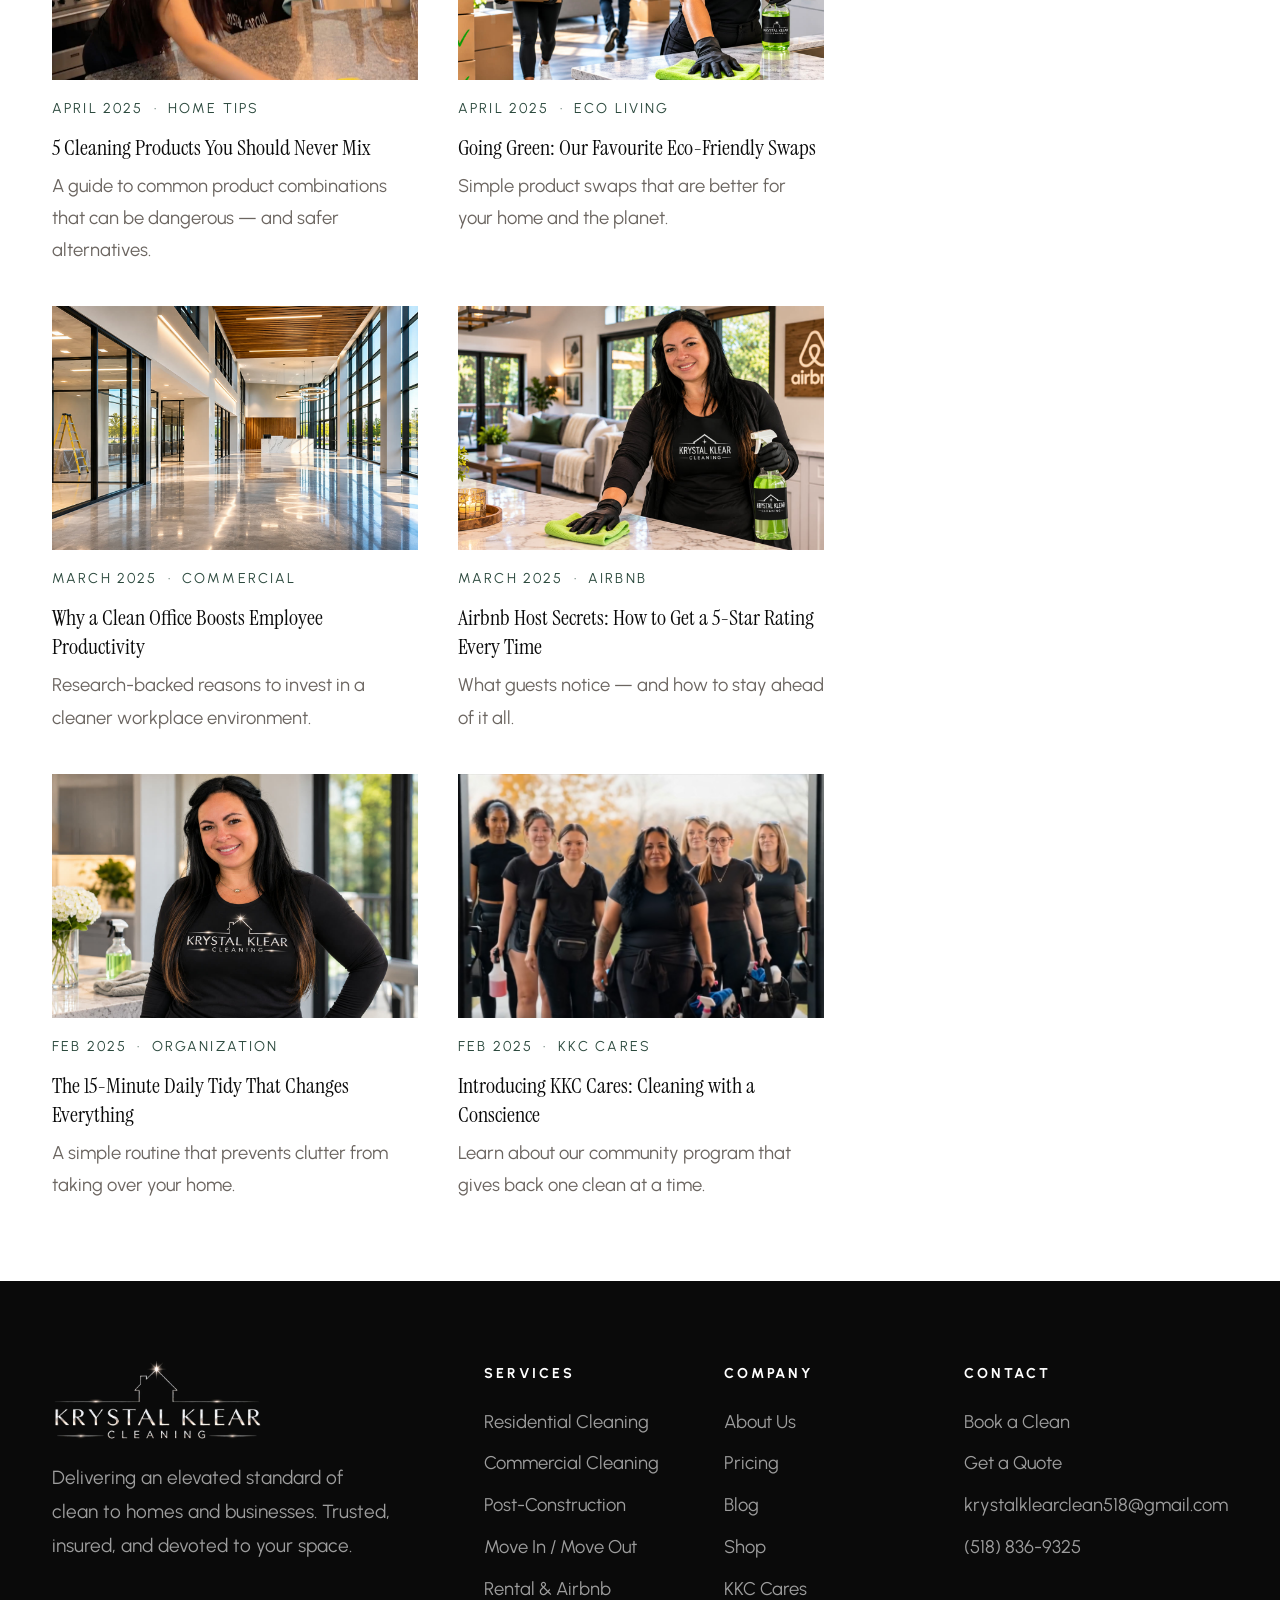
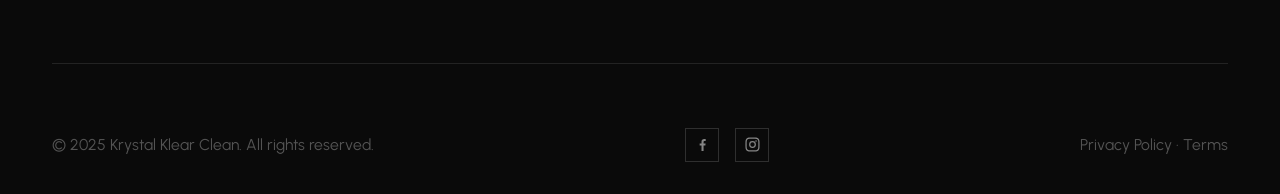
<file: blog.html>
<!DOCTYPE html>
<html lang="en">
<head>
  <meta charset="UTF-8">
  <meta name="viewport" content="width=device-width, initial-scale=1.0">
  <title>Blog — Krystal Klear Clean</title>
  <link rel="icon" type="image/png" sizes="32x32" href="assets/favicon-32.png?v=3">
  <link rel="icon" type="image/png" sizes="192x192" href="assets/favicon-192.png?v=3">
  <link rel="apple-touch-icon" href="assets/apple-touch-icon.png?v=3">
  <link rel="preconnect" href="https://fonts.googleapis.com">
  <link rel="preconnect" href="https://fonts.gstatic.com" crossorigin>
  <link href="https://fonts.googleapis.com/css2?family=Instrument+Serif:ital@0;1&family=Urbanist:ital,wght@0,300;0,400;0,500;0,600;1,400&display=swap" rel="stylesheet">
  <link rel="stylesheet" href="assets/kkc.css">
  <style>
.blog-section { padding: 5rem 0; }
.blog-layout { display: grid; grid-template-columns: 1fr 340px; gap: 4rem; align-items: start; }
.blog-featured-img { width: 100%; aspect-ratio: 16/9; background: linear-gradient(160deg,#d8d4cf 0%,#c4c0ba 100%); margin-bottom: 1.5rem; }
.post-meta { font-family: var(--font-sans); font-size: 0.89rem; letter-spacing: 0.15em; text-transform: uppercase; color: var(--green); margin-bottom: 0.75rem; }
.blog-featured h2 { font-family: var(--font-serif); font-size: 2rem; font-weight: 300; line-height: 1.25; margin-bottom: 0.75rem; }
.blog-featured p { font-size: 1.21rem; color: var(--dark-gray); line-height: 1.85; margin-bottom: 1.2rem; }
.blog-featured { margin-bottom: 3rem; padding-bottom: 3rem; border-bottom: 1px solid var(--mid-gray); }
.blog-grid { display: grid; grid-template-columns: 1fr 1fr; gap: 2.5rem; }
.blog-card .blog-card-img { aspect-ratio: 3/2; background: linear-gradient(160deg,#e4e0db 0%,#d0ccc6 100%); margin-bottom: 1rem; }
.blog-featured-img, .blog-card-img { display: block; width: 100%; object-fit: cover; object-position: center 30%; }
.blog-card h3 { font-family: var(--font-serif); font-size: 1.4rem; font-weight: 400; line-height: 1.3; margin-bottom: 0.5rem; }
.blog-card p { font-size: 1.15rem; color: var(--dark-gray); line-height: 1.75; }
.blog-sidebar { position: sticky; top: 180px; }
.sidebar-widget { margin-bottom: 2.5rem; }
.sidebar-widget h4 { font-family: var(--font-sans); font-size: 0.89rem; letter-spacing: 0.2em; text-transform: uppercase; margin-bottom: 1.2rem; padding-bottom: 0.8rem; border-bottom: 1px solid var(--mid-gray); }
.sidebar-widget ul li { padding: 0.5rem 0; border-bottom: 1px solid var(--light-gray); font-size: 1.16rem; color: var(--dark-gray); cursor: pointer; transition: var(--transition); }
.sidebar-widget ul li:hover { color: var(--black); }
.sidebar-newsletter { background: var(--black); padding: 2rem; }
.sidebar-newsletter h4 { color: var(--white); border-bottom-color: rgba(255,255,255,0.1); }
.sidebar-newsletter p { font-size: 1.15rem; color: rgba(255,255,255,0.55); margin-bottom: 1.2rem; }
.newsletter-input { display: flex; flex-direction: column; gap: 0.6rem; }
.newsletter-input input { background: rgba(255,255,255,0.08); border: 1px solid rgba(255,255,255,0.15); padding: 0.75rem 1rem; color: var(--white); font-family: var(--font-sans); font-size: 1.15rem; outline: none; width: 100%; }
.newsletter-input input::placeholder { color: rgba(255,255,255,0.3); }
.newsletter-input button { background: var(--white); color: var(--black); border: none; padding: 0.75rem; font-family: var(--font-sans); font-size: 0.89rem; letter-spacing: 0.15em; text-transform: uppercase; cursor: pointer; transition: var(--transition); width: 100%; }
.newsletter-input button:hover { background: var(--green); color: var(--white); }

@media (max-width: 900px) {
  .blog-layout { grid-template-columns: 1fr; }
  .blog-grid { grid-template-columns: 1fr; }
  .blog-sidebar { position: static; }
}
  </style>
</head>
<body>
<div id="kkc-header"></div>

<div class="page-hero">
  <div class="container">
    <span class="section-label">The KKC Journal</span>
    <h1>Tips, Trends &amp; <em>Clean Living</em></h1>
    <p>Expert advice, cleaning guides, and inspiration for a cleaner home and life.</p>
  </div>
</div>

<div class="blog-section">
  <div class="container">
    <div class="blog-layout">
      <div class="blog-main">
        <div class="blog-featured">
          <img class="blog-featured-img" src="assets/blog-spring.jpg" alt="Two Krystal Klear cleaners deep cleaning a bright kitchen" loading="lazy">
          <div class="post-meta">May 2025 &nbsp;&middot;&nbsp; Deep Cleaning</div>
          <h2>The Ultimate Spring Deep Clean Checklist: Room by Room</h2>
          <p>Spring is the perfect time to reset your home. We've put together a comprehensive room-by-room deep cleaning guide that covers everything from behind the fridge to inside your window tracks — with pro tips from our team.</p>
          <a href="#" class="btn btn-outline">Read Article</a>
        </div>
        <div class="blog-grid">
          <div class="blog-card"><img class="blog-card-img" src="assets/residential.jpg" alt="Cleaner wiping down a granite kitchen island" loading="lazy"><div class="post-meta">April 2025 &nbsp;&middot;&nbsp; Home Tips</div><h3>5 Cleaning Products You Should Never Mix</h3><p>A guide to common product combinations that can be dangerous — and safer alternatives.</p></div>
          <div class="blog-card"><img class="blog-card-img" src="assets/move-clean.jpg" alt="Cleaner using a green spray bottle on a countertop" loading="lazy"><div class="post-meta">April 2025 &nbsp;&middot;&nbsp; Eco Living</div><h3>Going Green: Our Favourite Eco-Friendly Swaps</h3><p>Simple product swaps that are better for your home and the planet.</p></div>
          <div class="blog-card"><img class="blog-card-img" src="assets/commercial.jpg" alt="Spotless office lobby with polished floors" loading="lazy"><div class="post-meta">March 2025 &nbsp;&middot;&nbsp; Commercial</div><h3>Why a Clean Office Boosts Employee Productivity</h3><p>Research-backed reasons to invest in a cleaner workplace environment.</p></div>
          <div class="blog-card"><img class="blog-card-img" src="assets/airbnb.jpg" alt="Cleaner preparing a short-term rental kitchen" loading="lazy"><div class="post-meta">March 2025 &nbsp;&middot;&nbsp; Airbnb</div><h3>Airbnb Host Secrets: How to Get a 5-Star Rating Every Time</h3><p>What guests notice — and how to stay ahead of it all.</p></div>
          <div class="blog-card"><img class="blog-card-img" src="assets/becky.jpg" alt="Bright, tidy kitchen with fresh flowers" loading="lazy"><div class="post-meta">Feb 2025 &nbsp;&middot;&nbsp; Organization</div><h3>The 15-Minute Daily Tidy That Changes Everything</h3><p>A simple routine that prevents clutter from taking over your home.</p></div>
          <div class="blog-card"><img class="blog-card-img" src="assets/team-arrives.jpg" alt="The Krystal Klear Clean team arriving together" loading="lazy"><div class="post-meta">Feb 2025 &nbsp;&middot;&nbsp; KKC Cares</div><h3>Introducing KKC Cares: Cleaning with a Conscience</h3><p>Learn about our community program that gives back one clean at a time.</p></div>
        </div>
      </div>
      <aside class="blog-sidebar">
        <div class="sidebar-widget">
          <h4>Categories</h4>
          <ul>
            <li>Deep Cleaning Tips</li>
            <li>Home Organization</li>
            <li>Eco-Friendly Living</li>
            <li>Commercial Spaces</li>
            <li>Airbnb &amp; Rentals</li>
            <li>KKC News &amp; Updates</li>
          </ul>
        </div>
        <div class="sidebar-newsletter">
          <h4>Stay in the Know</h4>
          <p>Get cleaning tips, exclusive offers, and KKC news delivered to your inbox.</p>
          <div class="newsletter-input">
            <input type="email" placeholder="Your email address">
            <button>Subscribe</button>
          </div>
        </div>
        <div class="sidebar-widget" style="margin-top:2rem;">
          <h4>Popular Posts</h4>
          <ul>
            <li>The Ultimate Spring Deep Clean Checklist</li>
            <li>5 Products You Should Never Mix</li>
            <li>Airbnb Host Secrets: 5-Star Every Time</li>
            <li>Going Green: Our Favourite Eco Swaps</li>
          </ul>
        </div>
      </aside>
    </div>
  </div>
</div>

<div id="kkc-footer"></div>
<script src="assets/kkc-shared.js"></script>
</body>
</html>
</file>
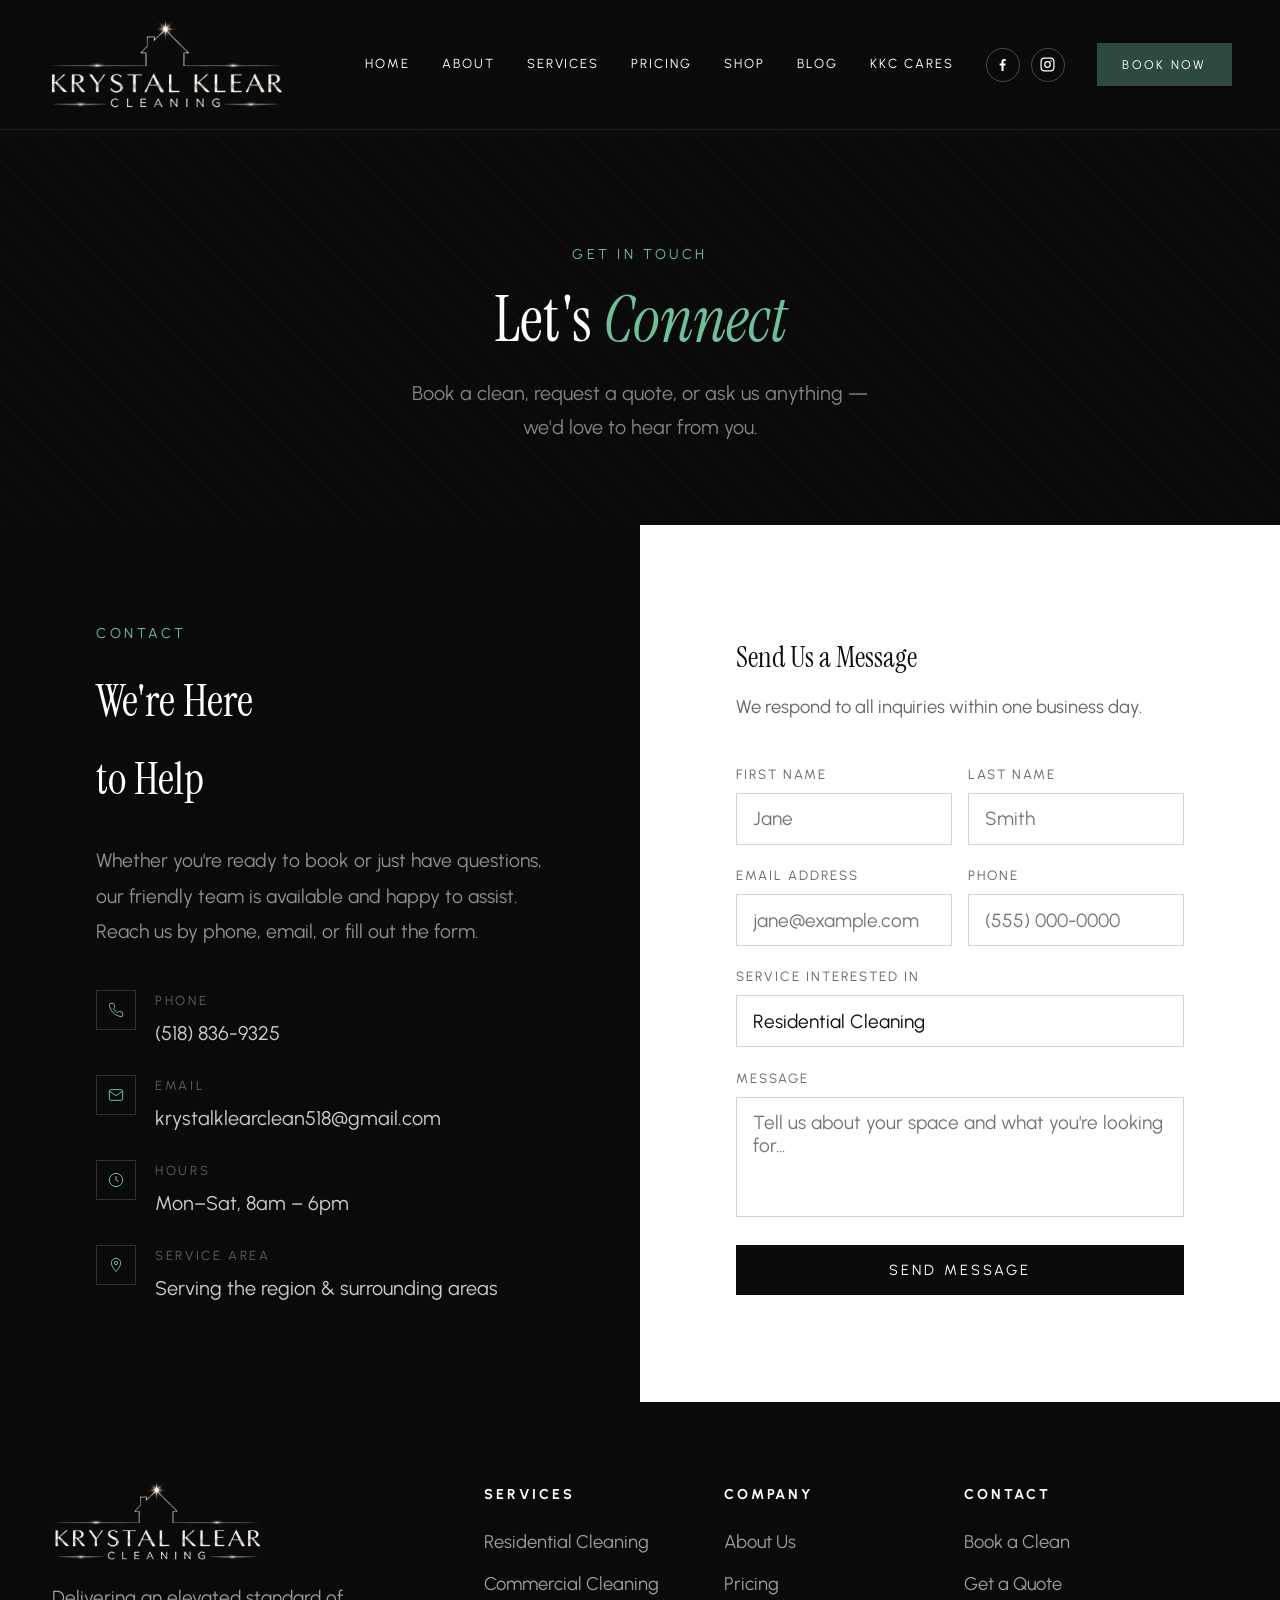
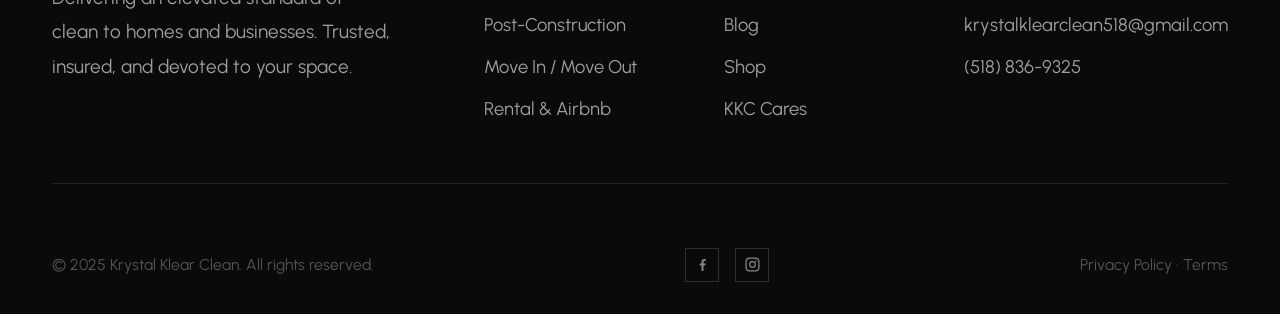
<file: contact.html>
<!DOCTYPE html>
<html lang="en">
<head>
  <meta charset="UTF-8">
  <meta name="viewport" content="width=device-width, initial-scale=1.0">
  <title>Contact — Krystal Klear Clean</title>
  <link rel="icon" type="image/png" sizes="32x32" href="assets/favicon-32.png?v=3">
  <link rel="icon" type="image/png" sizes="192x192" href="assets/favicon-192.png?v=3">
  <link rel="apple-touch-icon" href="assets/apple-touch-icon.png?v=3">
  <link rel="preconnect" href="https://fonts.googleapis.com">
  <link rel="preconnect" href="https://fonts.gstatic.com" crossorigin>
  <link href="https://fonts.googleapis.com/css2?family=Instrument+Serif:ital@0;1&family=Urbanist:ital,wght@0,300;0,400;0,500;0,600;1,400&display=swap" rel="stylesheet">
  <link rel="stylesheet" href="assets/kkc.css">
  <style>
.contact-layout { display: grid; grid-template-columns: 1fr 1fr; min-height: 80vh; }
.contact-info { background: var(--black); padding: 6rem; display: flex; flex-direction: column; justify-content: center; }
.contact-info .section-label { color: var(--green-light); }
.contact-info h2 { font-family: var(--font-serif); font-size: clamp(2rem,3.5vw,3rem); font-weight: 300; color: var(--white); margin-bottom: 1.5rem; }
.contact-info p { font-size: 1.21rem; color: rgba(255,255,255,0.55); line-height: 1.85; margin-bottom: 2.5rem; }
.contact-details { display: flex; flex-direction: column; gap: 1.5rem; }
.contact-detail { display: flex; gap: 1.2rem; align-items: flex-start; }
.contact-detail-icon { width: 40px; height: 40px; border: 1px solid rgba(255,255,255,0.15); display: flex; align-items: center; justify-content: center; flex-shrink: 0; }
.contact-detail-icon svg { width: 16px; height: 16px; stroke: var(--green-light); fill: none; stroke-width: 1.5; }
.contact-detail-text .label { font-family: var(--font-sans); font-size: 0.82rem; letter-spacing: 0.2em; text-transform: uppercase; color: rgba(255,255,255,0.35); margin-bottom: 0.2rem; }
.contact-detail-text .value { font-size: 1.24rem; color: rgba(255,255,255,0.8); }
.contact-form-wrap { background: var(--white); padding: 6rem; display: flex; flex-direction: column; justify-content: center; }
.contact-form-wrap h3 { font-family: var(--font-serif); font-size: 1.8rem; font-weight: 300; margin-bottom: 0.5rem; }
.contact-form-wrap .sub { font-size: 1.15rem; color: var(--dark-gray); margin-bottom: 2.5rem; }
.form-group { margin-bottom: 1.2rem; }
.form-row { display: grid; grid-template-columns: 1fr 1fr; gap: 1rem; }
.form-group label { display: block; font-family: var(--font-sans); font-size: 0.84rem; letter-spacing: 0.15em; text-transform: uppercase; color: var(--dark-gray); margin-bottom: 0.4rem; }
.form-group input, .form-group select, .form-group textarea { width: 100%; border: 1px solid var(--mid-gray); padding: 0.85rem 1rem; font-family: var(--font-sans); font-size: 1.19rem; background: var(--white); color: var(--black); outline: none; transition: var(--transition); appearance: none; }
.form-group input:focus, .form-group select:focus, .form-group textarea:focus { border-color: var(--black); }
.form-group textarea { height: 120px; resize: none; }

@media (max-width: 900px) {
  .contact-layout { grid-template-columns: 1fr; }
  .contact-info, .contact-form-wrap { padding: 3rem 2rem; }
  .form-row { grid-template-columns: 1fr; }
}
  </style>
</head>
<body>
<div id="kkc-header"></div>

<div class="page-hero">
  <div class="container">
    <span class="section-label">Get in Touch</span>
    <h1>Let's <em>Connect</em></h1>
    <p>Book a clean, request a quote, or ask us anything — we'd love to hear from you.</p>
  </div>
</div>

<div class="contact-layout">
  <div class="contact-info">
    <span class="section-label">Contact</span>
    <h2>We're Here<br>to Help</h2>
    <p>Whether you're ready to book or just have questions, our friendly team is available and happy to assist. Reach us by phone, email, or fill out the form.</p>
    <div class="contact-details">
      <div class="contact-detail">
        <div class="contact-detail-icon"><svg viewBox="0 0 24 24"><path d="M22 16.92v3a2 2 0 01-2.18 2 19.79 19.79 0 01-8.63-3.07 19.5 19.5 0 01-6-6 19.79 19.79 0 01-3.07-8.67A2 2 0 014.11 2h3a2 2 0 012 1.72c.127.96.361 1.903.7 2.81a2 2 0 01-.45 2.11L8.09 9.91a16 16 0 006 6l1.27-1.27a2 2 0 012.11-.45c.907.339 1.85.573 2.81.7A2 2 0 0122 16.92z"/></svg></div>
        <div class="contact-detail-text"><div class="label">Phone</div><div class="value"><a href="tel:+15188369325">(518) 836-9325</a></div></div>
      </div>
      <div class="contact-detail">
        <div class="contact-detail-icon"><svg viewBox="0 0 24 24"><path d="M4 4h16c1.1 0 2 .9 2 2v12c0 1.1-.9 2-2 2H4c-1.1 0-2-.9-2-2V6c0-1.1.9-2 2-2z"/><polyline points="22,6 12,13 2,6"/></svg></div>
        <div class="contact-detail-text"><div class="label">Email</div><div class="value"><a href="mailto:krystalklearclean518@gmail.com">krystalklearclean518@gmail.com</a></div></div>
      </div>
      <div class="contact-detail">
        <div class="contact-detail-icon"><svg viewBox="0 0 24 24"><circle cx="12" cy="12" r="10"/><polyline points="12,6 12,12 16,14"/></svg></div>
        <div class="contact-detail-text"><div class="label">Hours</div><div class="value">Mon&ndash;Sat, 8am &ndash; 6pm</div></div>
      </div>
      <div class="contact-detail">
        <div class="contact-detail-icon"><svg viewBox="0 0 24 24"><path d="M12 2C8.13 2 5 5.13 5 9c0 5.25 7 13 7 13s7-7.75 7-13c0-3.87-3.13-7-7-7z"/><circle cx="12" cy="9" r="2.5"/></svg></div>
        <div class="contact-detail-text"><div class="label">Service Area</div><div class="value">Serving the region &amp; surrounding areas</div></div>
      </div>
    </div>
  </div>
  <div class="contact-form-wrap">
    <h3>Send Us a Message</h3>
    <p class="sub">We respond to all inquiries within one business day.</p>
    <form>
      <div class="form-row">
        <div class="form-group"><label>First Name</label><input type="text" placeholder="Jane"></div>
        <div class="form-group"><label>Last Name</label><input type="text" placeholder="Smith"></div>
      </div>
      <div class="form-row">
        <div class="form-group"><label>Email Address</label><input type="email" placeholder="jane@example.com"></div>
        <div class="form-group"><label>Phone</label><input type="tel" placeholder="(555) 000-0000"></div>
      </div>
      <div class="form-group">
        <label>Service Interested In</label>
        <select>
          <option>Residential Cleaning</option>
          <option>Commercial Cleaning</option>
          <option>Post-Construction Clean</option>
          <option>Move In / Move Out</option>
          <option>Rental / Airbnb Turnover</option>
          <option>Other</option>
        </select>
      </div>
      <div class="form-group"><label>Message</label><textarea placeholder="Tell us about your space and what you're looking for..."></textarea></div>
      <button type="submit" class="btn btn-dark" style="width:100%;text-align:center;border:none;cursor:pointer;">Send Message</button>
    </form>
  </div>
</div>

<div id="kkc-footer"></div>
<script src="assets/kkc-shared.js"></script>
</body>
</html>
</file>
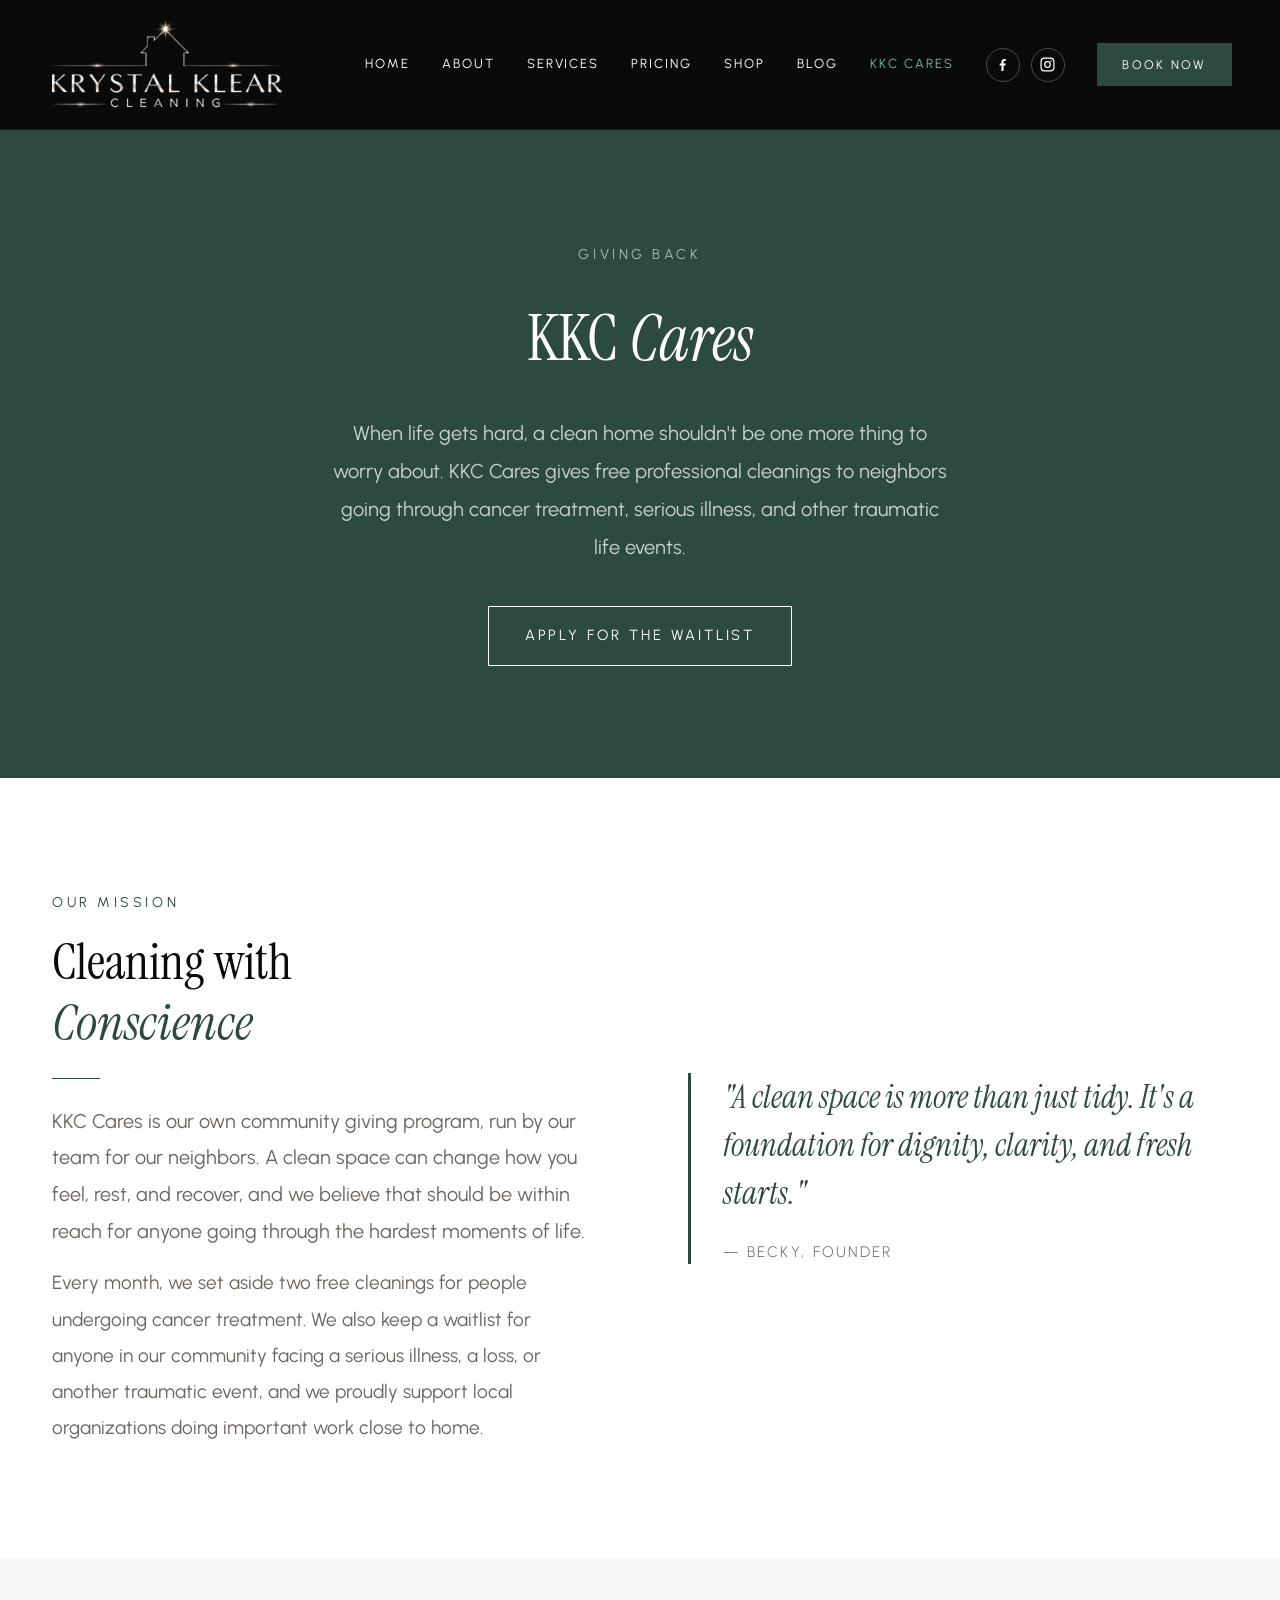
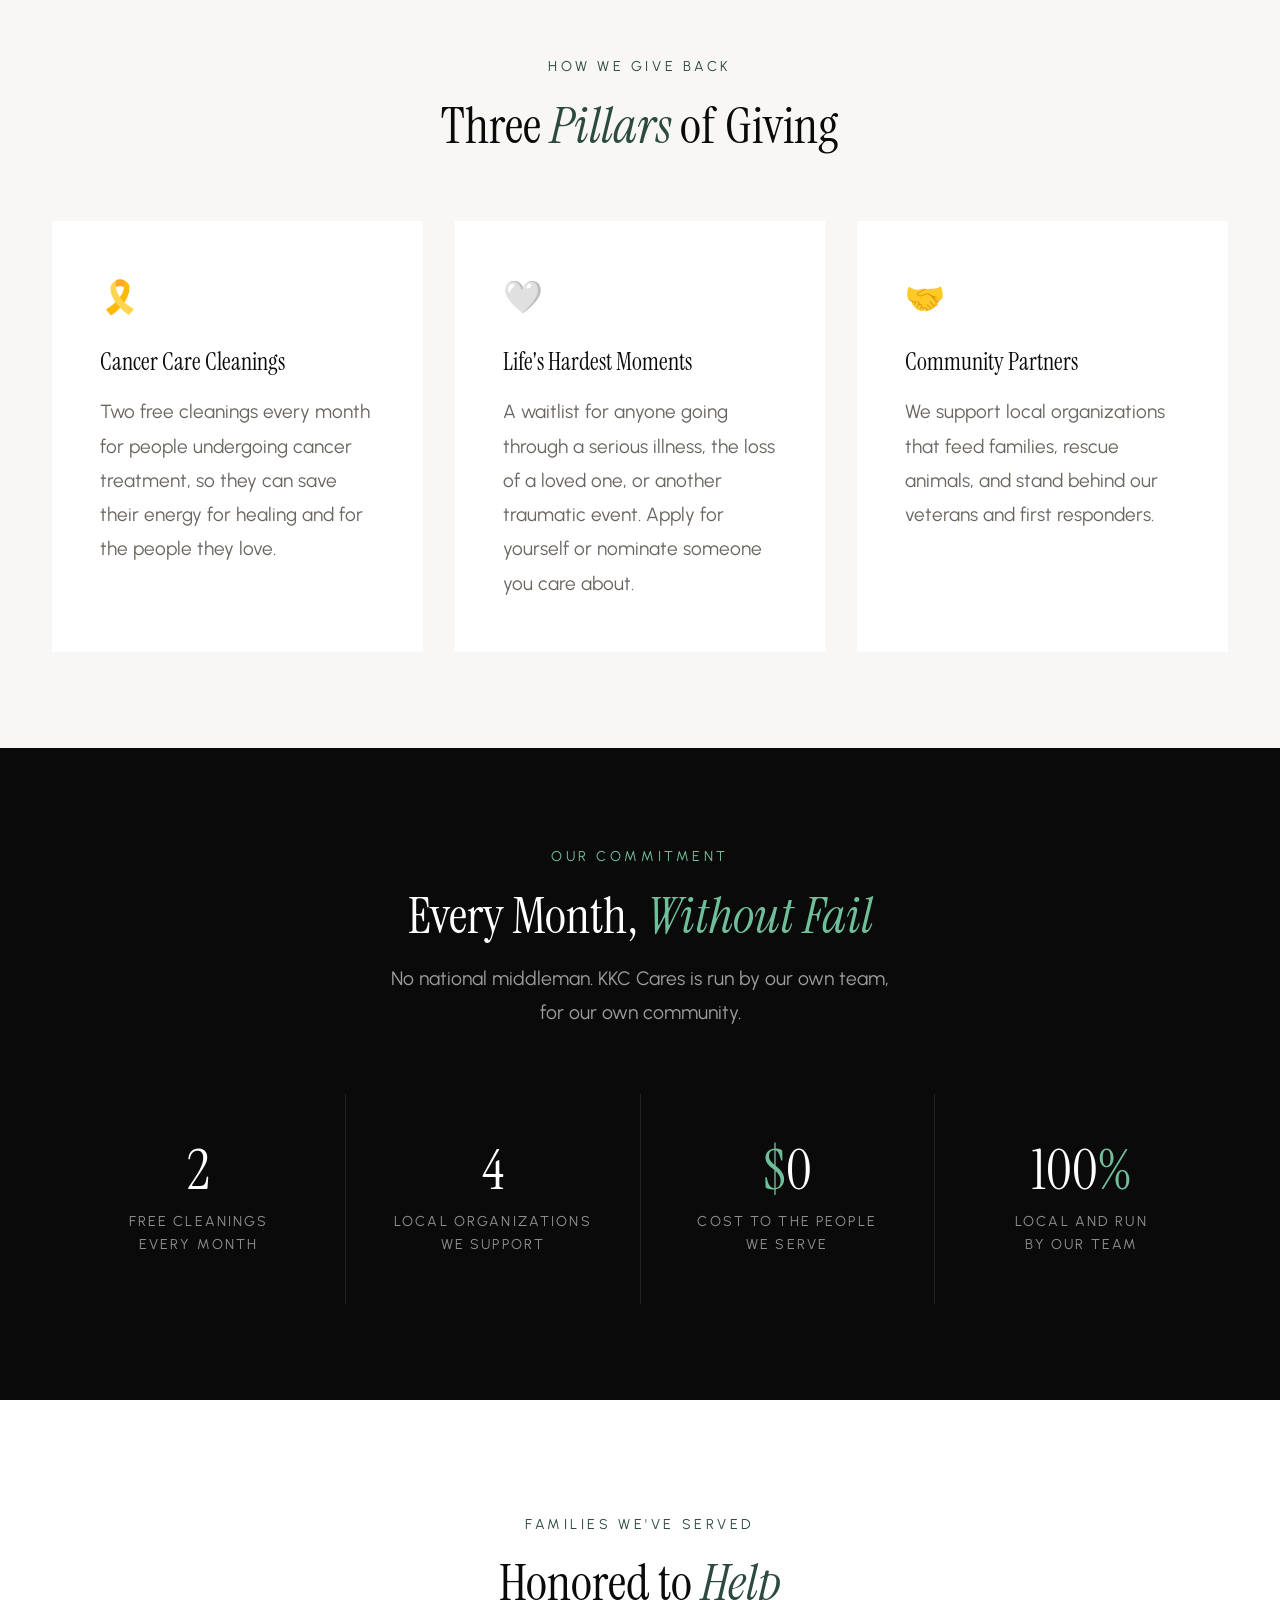
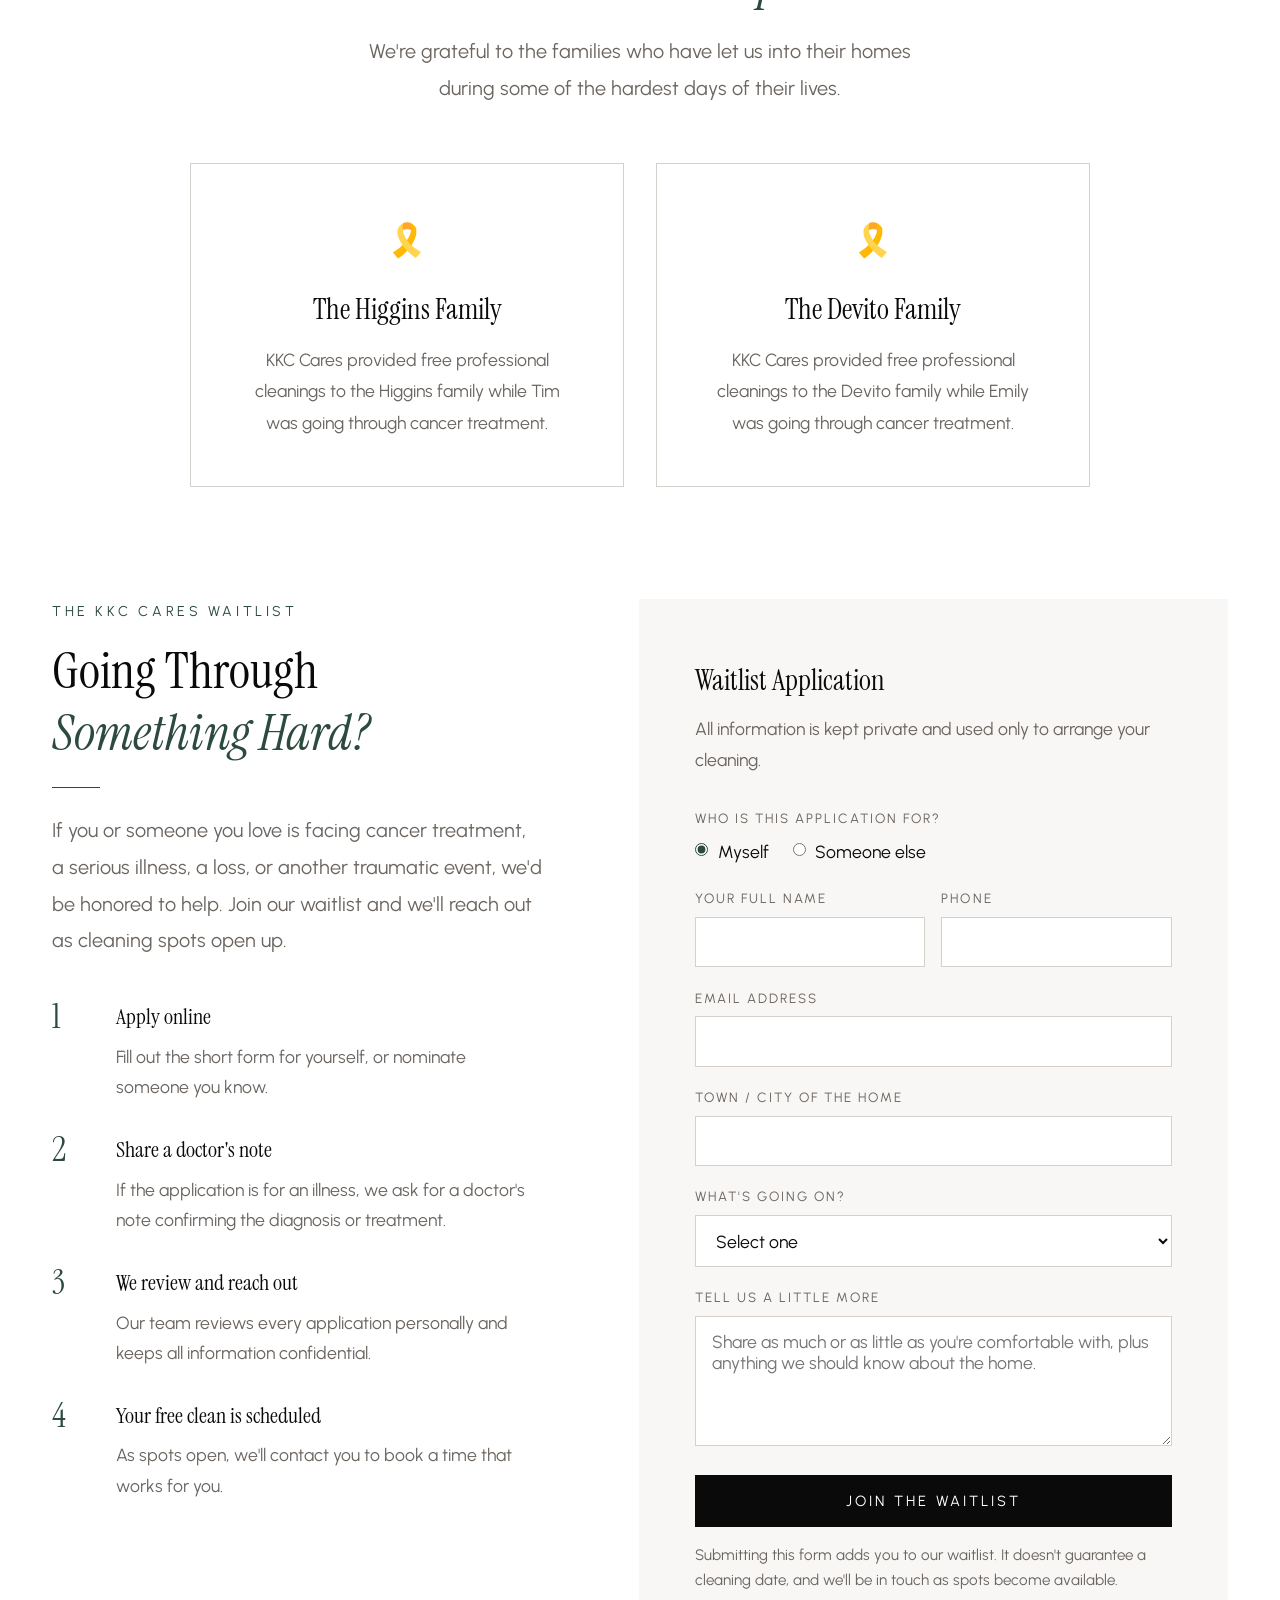
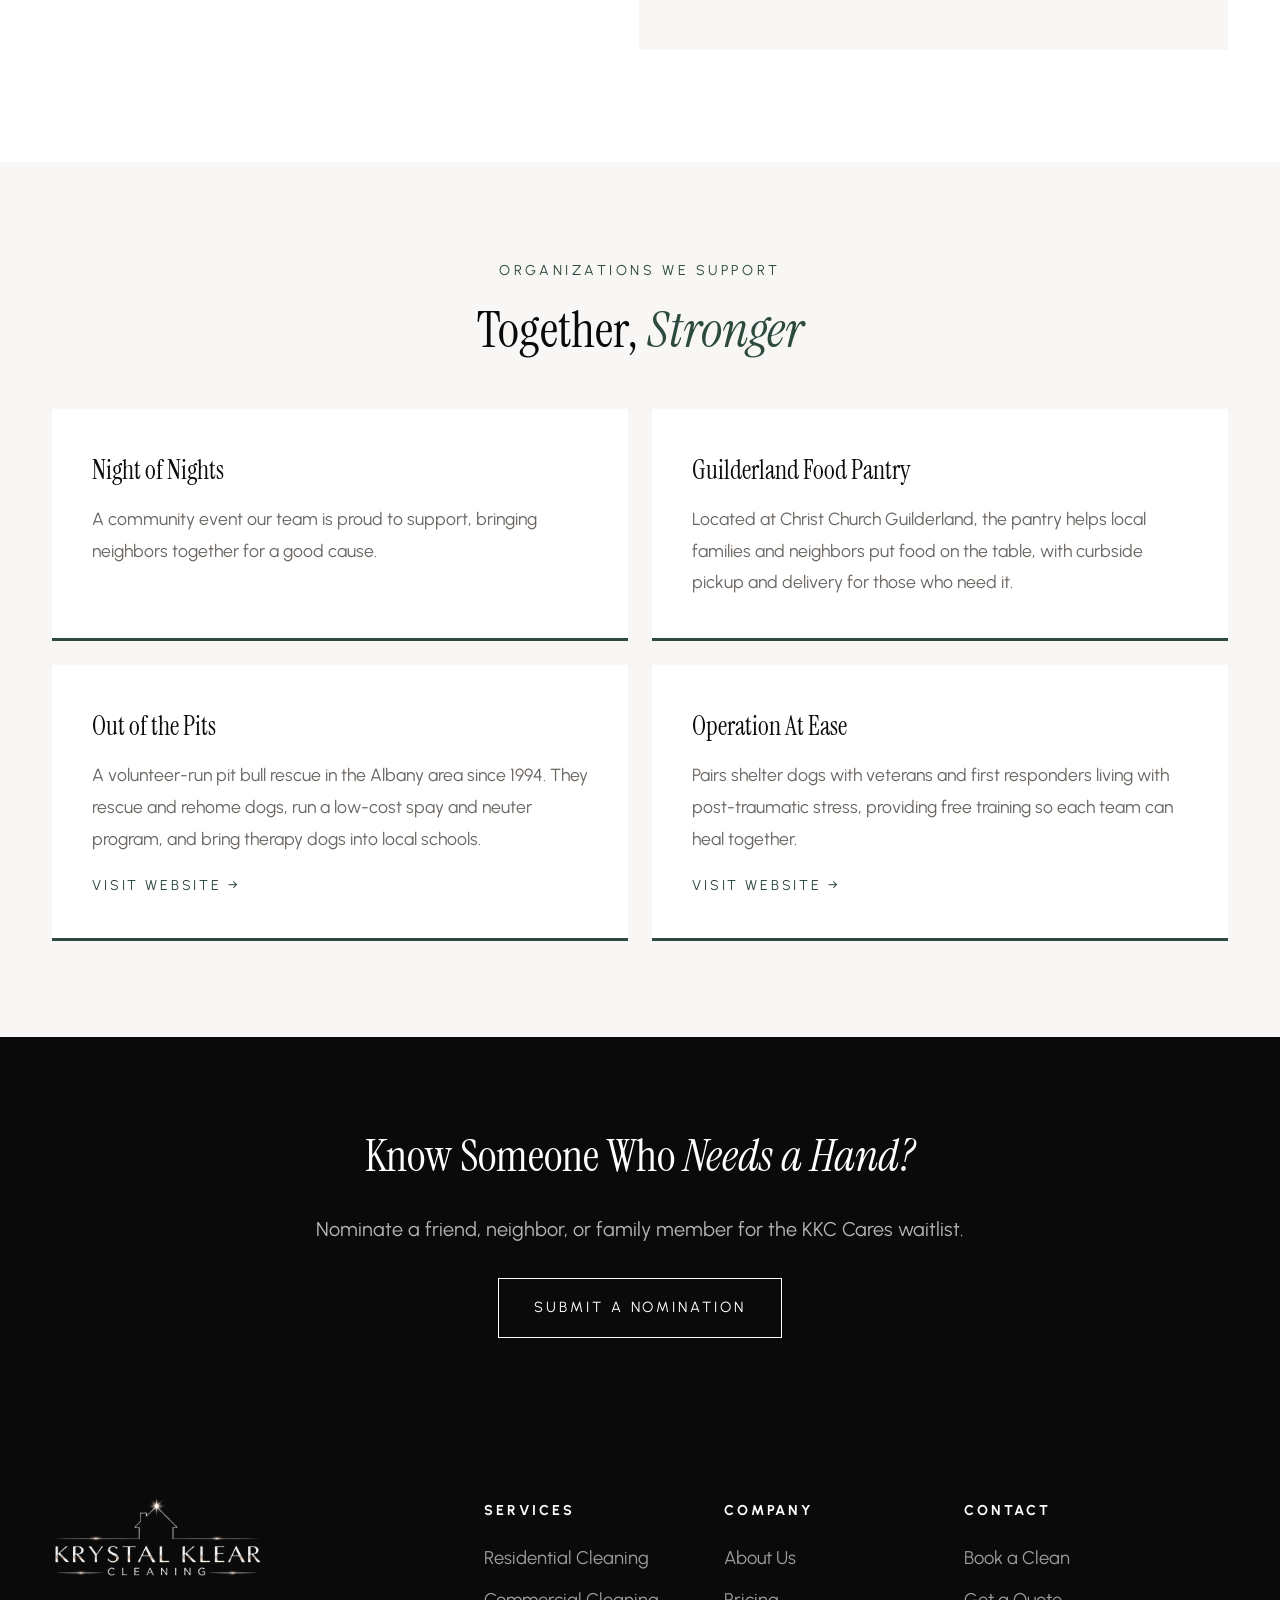
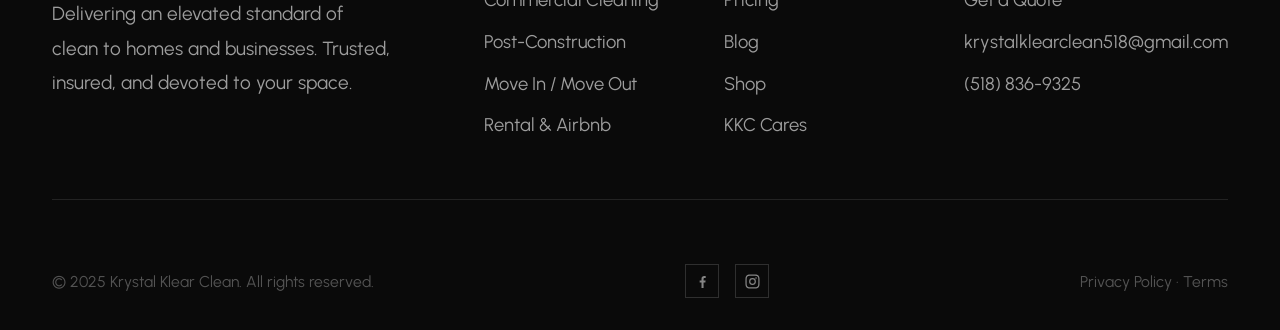
<file: kkc-cares.html>
<!DOCTYPE html>
<html lang="en">
<head>
  <meta charset="UTF-8">
  <meta name="viewport" content="width=device-width, initial-scale=1.0">
  <title>KKC Cares — Krystal Klear Clean</title>
  <link rel="icon" type="image/png" sizes="32x32" href="assets/favicon-32.png?v=3">
  <link rel="icon" type="image/png" sizes="192x192" href="assets/favicon-192.png?v=3">
  <link rel="apple-touch-icon" href="assets/apple-touch-icon.png?v=3">
  <link rel="preconnect" href="https://fonts.googleapis.com">
  <link rel="preconnect" href="https://fonts.gstatic.com" crossorigin>
  <link href="https://fonts.googleapis.com/css2?family=Instrument+Serif:ital@0;1&family=Urbanist:ital,wght@0,300;0,400;0,500;0,600;1,400&display=swap" rel="stylesheet">
  <link rel="stylesheet" href="assets/kkc.css">
  <style>
.cares-hero { background: var(--green); padding: 7rem 0; text-align: center; }
.cares-hero .section-label { color: rgba(255,255,255,0.6); }
.cares-hero h1 { font-family: var(--font-serif); font-size: clamp(2.8rem,5vw,4rem); font-weight: 300; color: var(--white); margin-bottom: 1.2rem; }
.cares-hero h1 em { font-style: italic; }
.cares-hero p { font-size: 1.25rem; color: rgba(255,255,255,0.75); max-width: 620px; margin: 0 auto 2.5rem; line-height: 1.9; }

.cares-mission { padding: 7rem 0; }
.cares-mission-inner { display: grid; grid-template-columns: 1fr 1fr; gap: 6rem; align-items: center; }
.cares-mission-quote { font-family: var(--font-serif); font-size: clamp(1.5rem,2.5vw,2rem); font-style: italic; font-weight: 300; line-height: 1.5; color: var(--green); border-left: 3px solid var(--green); padding-left: 2rem; }

.cares-pillars { background: var(--off-white); padding: 6rem 0; }
.cares-pillars-header { text-align: center; margin-bottom: 4rem; }
.cares-pillars-grid { display: grid; grid-template-columns: repeat(3,1fr); gap: 2rem; }
.pillar-card { background: var(--white); padding: 3rem; border-bottom: 3px solid transparent; transition: var(--transition); }
.pillar-card:hover { border-bottom-color: var(--green); }
.pillar-icon { font-size: 2rem; margin-bottom: 1rem; }
.pillar-card h3 { font-family: var(--font-serif); font-size: 1.52rem; font-weight: 400; margin-bottom: 0.75rem; }
.pillar-card p { font-size: 1.19rem; color: var(--dark-gray); line-height: 1.8; }

.cares-impact { padding: 6rem 0; background: var(--black); }
.cares-impact-header { text-align: center; margin-bottom: 4rem; }
.cares-impact-header .section-label { color: var(--green-light); }
.cares-impact-header .section-title { color: var(--white); }
.cares-impact-header .section-title em { color: var(--green-light); }
.cares-impact-header p { color: rgba(255,255,255,0.6); max-width: 520px; margin: 1rem auto 0; font-size: 1.21rem; }
.impact-stats { display: grid; grid-template-columns: repeat(4,1fr); gap: 1px; background: rgba(255,255,255,0.1); }
.impact-stat { background: var(--black); padding: 3rem 2rem; text-align: center; }
.stat-num { font-family: var(--font-serif); font-size: 3.5rem; font-weight: 300; color: var(--white); line-height: 1; margin-bottom: 0.75rem; }
.stat-num span { color: var(--green-light); }
.stat-label { font-family: var(--font-sans); font-size: 0.89rem; letter-spacing: 0.15em; text-transform: uppercase; color: rgba(255,255,255,0.55); line-height: 1.6; }

.cares-apply { padding: 7rem 0; }
.cares-apply-inner { display: grid; grid-template-columns: 1fr 1.2fr; gap: 6rem; align-items: start; }
.apply-steps { list-style: none; margin-top: 2.5rem; display: flex; flex-direction: column; gap: 1.8rem; }
.apply-steps li { display: grid; grid-template-columns: 3rem 1fr; gap: 1rem; }
.apply-steps .n { font-family: var(--font-serif); font-size: 2.2rem; font-weight: 400; color: var(--green); line-height: 1; }
.apply-steps h4 { font-family: var(--font-serif); font-size: 1.35rem; font-weight: 400; margin-bottom: 0.3rem; }
.apply-steps p { font-size: 1.1rem; color: var(--dark-gray); line-height: 1.75; }
.apply-form { background: var(--off-white); padding: 3.5rem; }
.apply-form h3 { font-family: var(--font-serif); font-size: 1.8rem; font-weight: 300; margin-bottom: 0.5rem; }
.apply-form .sub { font-size: 1.1rem; color: var(--dark-gray); margin-bottom: 2rem; }
.form-group { margin-bottom: 1.2rem; }
.form-row { display: grid; grid-template-columns: 1fr 1fr; gap: 1rem; }
.form-group label, .form-legend { display: block; font-family: var(--font-sans); font-size: 0.84rem; letter-spacing: 0.15em; text-transform: uppercase; color: var(--dark-gray); margin-bottom: 0.4rem; }
.form-group input, .form-group select, .form-group textarea { width: 100%; border: 1px solid var(--mid-gray); padding: 0.85rem 1rem; font-family: var(--font-sans); font-size: 1.1rem; background: var(--white); color: var(--black); outline: none; transition: var(--transition); }
.form-group input:focus, .form-group select:focus, .form-group textarea:focus { border-color: var(--black); }
.form-group textarea { height: 130px; resize: vertical; }
.choice-row { display: flex; gap: 1.5rem; flex-wrap: wrap; }
.choice-row label, .check { display: flex; align-items: flex-start; gap: 0.6rem; font-size: 1.1rem; color: var(--black); text-transform: none; letter-spacing: 0; cursor: pointer; }
.choice-row input, .check input { width: auto; margin-top: 0.35rem; accent-color: var(--green); }
fieldset { border: none; padding: 0; margin: 0 0 1.2rem; }
.nominee-fields[hidden], .doctor-note[hidden] { display: none; }
.doctor-note { background: var(--white); border-left: 3px solid var(--green); padding: 1.2rem 1.4rem; margin-bottom: 1.2rem; }
.doctor-note p { font-size: 1.05rem; color: var(--black); margin-bottom: 0.8rem; line-height: 1.7; }
.form-status { margin-top: 1rem; font-size: 1.1rem; line-height: 1.7; }
.form-status.ok { color: var(--green); }
.form-status.err { color: #9b2c2c; }
.fine-print { font-size: 0.95rem; color: var(--dark-gray); margin-top: 1rem; line-height: 1.7; }

.cares-partners { padding: 6rem 0; background: var(--off-white); }
.cares-partners-header { text-align: center; margin-bottom: 3rem; }
.partner-grid { display: grid; grid-template-columns: repeat(2,1fr); gap: 1.5rem; }
.partner-card { background: var(--white); padding: 2.5rem; border-bottom: 3px solid var(--green); display: flex; flex-direction: column; }
.partner-card h3 { font-family: var(--font-serif); font-size: 1.6rem; font-weight: 400; color: var(--black); margin-bottom: 0.6rem; }
.partner-card p { font-size: 1.1rem; color: var(--dark-gray); line-height: 1.8; flex: 1; }
.partner-card .link-arrow { margin-top: 1.2rem; font-family: var(--font-sans); font-size: 0.89rem; letter-spacing: 0.2em; text-transform: uppercase; color: var(--green); }
a.partner-card { transition: var(--transition); }
a.partner-card:hover { transform: translateY(-3px); box-shadow: 0 10px 30px rgba(0,0,0,0.06); }

.cares-families { padding: 7rem 0 0; }
.cares-families-header { text-align: center; margin-bottom: 3.5rem; }
.cares-families-header p { max-width: 560px; margin: 1.2rem auto 0; }
.family-grid { display: grid; grid-template-columns: repeat(2,1fr); gap: 2rem; max-width: 900px; margin: 0 auto; }
.family-card { border: 1px solid var(--mid-gray); padding: 3rem; text-align: center; }
.family-card .ribbon { font-size: 2rem; margin-bottom: 1rem; }
.family-card h3 { font-family: var(--font-serif); font-size: 1.8rem; font-weight: 400; margin-bottom: 0.6rem; }
.family-card p { font-size: 1.1rem; color: var(--dark-gray); line-height: 1.8; }

@media (max-width: 900px) {
  .cares-mission-inner, .cares-apply-inner { grid-template-columns: 1fr; gap: 3rem; }
  .cares-pillars-grid, .partner-grid, .family-grid { grid-template-columns: 1fr; }
  .impact-stats { grid-template-columns: 1fr 1fr; }
  .form-row { grid-template-columns: 1fr; }
  .apply-form { padding: 2.5rem 1.5rem; }
}
  </style>
</head>
<body>
<div id="kkc-header"></div>

<div class="cares-hero">
  <div class="container">
    <span class="section-label">Giving Back</span>
    <h1>KKC <em>Cares</em></h1>
    <p>When life gets hard, a clean home shouldn't be one more thing to worry about. KKC Cares gives free professional cleanings to neighbors going through cancer treatment, serious illness, and other traumatic life events.</p>
    <a href="#apply" class="btn btn-outline-white">Apply for the Waitlist</a>
  </div>
</div>

<div class="cares-mission">
  <div class="container">
    <div class="cares-mission-inner">
      <div>
        <span class="section-label">Our Mission</span>
        <h2 class="section-title">Cleaning with<br><em>Conscience</em></h2>
        <div class="divider"></div>
        <p class="section-subtitle">KKC Cares is our own community giving program, run by our team for our neighbors. A clean space can change how you feel, rest, and recover, and we believe that should be within reach for anyone going through the hardest moments of life.</p>
        <p style="font-size:1.19rem;color:var(--dark-gray);margin-top:1rem;line-height:1.9;">Every month, we set aside two free cleanings for people undergoing cancer treatment. We also keep a waitlist for anyone in our community facing a serious illness, a loss, or another traumatic event, and we proudly support local organizations doing important work close to home.</p>
      </div>
      <div>
        <div class="cares-mission-quote">
          "A clean space is more than just tidy. It's a foundation for dignity, clarity, and fresh starts."
          <div style="margin-top:1.5rem;font-family:var(--font-sans);font-size:0.95rem;letter-spacing:0.15em;text-transform:uppercase;color:var(--dark-gray);font-style:normal;">— Becky, Founder</div>
        </div>
      </div>
    </div>
  </div>
</div>

<div class="cares-pillars">
  <div class="container">
    <div class="cares-pillars-header">
      <span class="section-label">How We Give Back</span>
      <h2 class="section-title">Three <em>Pillars</em> of Giving</h2>
    </div>
    <div class="cares-pillars-grid">
      <div class="pillar-card"><div class="pillar-icon">🎗️</div><h3>Cancer Care Cleanings</h3><p>Two free cleanings every month for people undergoing cancer treatment, so they can save their energy for healing and for the people they love.</p></div>
      <div class="pillar-card"><div class="pillar-icon">🤍</div><h3>Life's Hardest Moments</h3><p>A waitlist for anyone going through a serious illness, the loss of a loved one, or another traumatic event. Apply for yourself or nominate someone you care about.</p></div>
      <div class="pillar-card"><div class="pillar-icon">🤝</div><h3>Community Partners</h3><p>We support local organizations that feed families, rescue animals, and stand behind our veterans and first responders.</p></div>
    </div>
  </div>
</div>

<div class="cares-impact">
  <div class="container">
    <div class="cares-impact-header">
      <span class="section-label">Our Commitment</span>
      <h2 class="section-title">Every Month, <em>Without Fail</em></h2>
      <p>No national middleman. KKC Cares is run by our own team, for our own community.</p>
    </div>
    <div class="impact-stats">
      <div class="impact-stat"><div class="stat-num">2</div><div class="stat-label">Free cleanings<br>every month</div></div>
      <div class="impact-stat"><div class="stat-num">4</div><div class="stat-label">Local organizations<br>we support</div></div>
      <div class="impact-stat"><div class="stat-num"><span>$</span>0</div><div class="stat-label">Cost to the people<br>we serve</div></div>
      <div class="impact-stat"><div class="stat-num">100<span>%</span></div><div class="stat-label">Local and run<br>by our team</div></div>
    </div>
  </div>
</div>

<div class="cares-families">
  <div class="container">
    <div class="cares-families-header">
      <span class="section-label">Families We've Served</span>
      <h2 class="section-title">Honored to <em>Help</em></h2>
      <p class="section-subtitle">We're grateful to the families who have let us into their homes during some of the hardest days of their lives.</p>
    </div>
    <div class="family-grid">
      <div class="family-card"><div class="ribbon">🎗️</div><h3>The Higgins Family</h3><p>KKC Cares provided free professional cleanings to the Higgins family while Tim was going through cancer treatment.</p></div>
      <div class="family-card"><div class="ribbon">🎗️</div><h3>The Devito Family</h3><p>KKC Cares provided free professional cleanings to the Devito family while Emily was going through cancer treatment.</p></div>
    </div>
  </div>
</div>

<div class="cares-apply" id="apply">
  <div class="container">
    <div class="cares-apply-inner">
      <div>
        <span class="section-label">The KKC Cares Waitlist</span>
        <h2 class="section-title">Going Through<br><em>Something Hard?</em></h2>
        <div class="divider"></div>
        <p class="section-subtitle">If you or someone you love is facing cancer treatment, a serious illness, a loss, or another traumatic event, we'd be honored to help. Join our waitlist and we'll reach out as cleaning spots open up.</p>
        <ol class="apply-steps">
          <li><span class="n">1</span><div><h4>Apply online</h4><p>Fill out the short form for yourself, or nominate someone you know.</p></div></li>
          <li><span class="n">2</span><div><h4>Share a doctor's note</h4><p>If the application is for an illness, we ask for a doctor's note confirming the diagnosis or treatment.</p></div></li>
          <li><span class="n">3</span><div><h4>We review and reach out</h4><p>Our team reviews every application personally and keeps all information confidential.</p></div></li>
          <li><span class="n">4</span><div><h4>Your free clean is scheduled</h4><p>As spots open, we'll contact you to book a time that works for you.</p></div></li>
        </ol>
      </div>

      <form class="apply-form" id="waitlist-form" novalidate>
        <h3>Waitlist Application</h3>
        <p class="sub">All information is kept private and used only to arrange your cleaning.</p>

        <fieldset>
          <span class="form-legend">Who is this application for?</span>
          <div class="choice-row">
            <label><input type="radio" name="applying_for" value="Myself" checked> Myself</label>
            <label><input type="radio" name="applying_for" value="Someone else"> Someone else</label>
          </div>
        </fieldset>

        <div class="form-row">
          <div class="form-group"><label for="f-name">Your Full Name</label><input id="f-name" name="name" type="text" autocomplete="name" required></div>
          <div class="form-group"><label for="f-phone">Phone</label><input id="f-phone" name="phone" type="tel" autocomplete="tel" required></div>
        </div>
        <div class="form-group"><label for="f-email">Email Address</label><input id="f-email" name="email" type="email" autocomplete="email" required></div>

        <div class="nominee-fields" hidden>
          <div class="form-row">
            <div class="form-group"><label for="f-nominee">Their Full Name</label><input id="f-nominee" name="nominee_name" type="text"></div>
            <div class="form-group"><label for="f-relationship">Your Relationship</label><input id="f-relationship" name="relationship" type="text" placeholder="Friend, family, neighbor..."></div>
          </div>
          <div class="form-group"><label class="check"><input type="checkbox" name="nominee_aware" value="Yes"> They know I'm nominating them and are open to a free cleaning</label></div>
        </div>

        <div class="form-group"><label for="f-town">Town / City of the Home</label><input id="f-town" name="town" type="text" autocomplete="address-level2" required></div>

        <div class="form-group">
          <label for="f-reason">What's Going On?</label>
          <select id="f-reason" name="reason" required>
            <option value="">Select one</option>
            <option>Cancer treatment</option>
            <option>Other serious illness</option>
            <option>Loss of a loved one</option>
            <option>Accident or injury</option>
            <option>Other traumatic event</option>
          </select>
        </div>

        <div class="doctor-note" hidden>
          <p><strong>A doctor's note is required</strong> for illness-related applications. Once we review your application, we'll let you know how to send it to us privately.</p>
          <label class="check"><input type="checkbox" name="doctor_note_ack" value="Yes"> I understand a doctor's note is required</label>
        </div>

        <div class="form-group"><label for="f-story">Tell Us a Little More</label><textarea id="f-story" name="message" placeholder="Share as much or as little as you're comfortable with, plus anything we should know about the home."></textarea></div>

        <button type="submit" class="btn btn-dark" style="width:100%;text-align:center;">Join the Waitlist</button>
        <div class="form-status" role="status" aria-live="polite"></div>
        <p class="fine-print">Submitting this form adds you to our waitlist. It doesn't guarantee a cleaning date, and we'll be in touch as spots become available.</p>
      </form>
    </div>
  </div>
</div>

<div class="cares-partners">
  <div class="container">
    <div class="cares-partners-header">
      <span class="section-label">Organizations We Support</span>
      <h2 class="section-title">Together, <em>Stronger</em></h2>
    </div>
    <div class="partner-grid">
      <div class="partner-card">
        <h3>Night of Nights</h3>
        <!-- TODO: replace with a real description and link for Night of Nights -->
        <p>A community event our team is proud to support, bringing neighbors together for a good cause.</p>
      </div>
      <div class="partner-card">
        <h3>Guilderland Food Pantry</h3>
        <p>Located at Christ Church Guilderland, the pantry helps local families and neighbors put food on the table, with curbside pickup and delivery for those who need it.</p>
      </div>
      <a class="partner-card" href="https://outofthepits.org/" target="_blank" rel="noopener">
        <h3>Out of the Pits</h3>
        <p>A volunteer-run pit bull rescue in the Albany area since 1994. They rescue and rehome dogs, run a low-cost spay and neuter program, and bring therapy dogs into local schools.</p>
        <span class="link-arrow">Visit Website →</span>
      </a>
      <a class="partner-card" href="https://operationatease.org/" target="_blank" rel="noopener">
        <h3>Operation At Ease</h3>
        <p>Pairs shelter dogs with veterans and first responders living with post-traumatic stress, providing free training so each team can heal together.</p>
        <span class="link-arrow">Visit Website →</span>
      </a>
    </div>
  </div>
</div>

<div class="cta-banner" style="background:var(--black);">
  <div class="container">
    <h2>Know Someone Who <em style="font-style:italic;">Needs a Hand?</em></h2>
    <p>Nominate a friend, neighbor, or family member for the KKC Cares waitlist.</p>
    <a href="#apply" class="btn btn-outline-white">Submit a Nomination</a>
  </div>
</div>

<div id="kkc-footer"></div>
<script src="assets/kkc-shared.js"></script>
<script>
// Paste the form service endpoint here (e.g. https://formspree.io/f/xxxxxxx) to start receiving applications.
const WAITLIST_ENDPOINT = '';

(function () {
  const form = document.getElementById('waitlist-form');
  const nominee = form.querySelector('.nominee-fields');
  const note = form.querySelector('.doctor-note');
  const reason = form.querySelector('#f-reason');
  const status = form.querySelector('.form-status');
  const illness = ['Cancer treatment', 'Other serious illness'];

  function sync() {
    const forOther = form.querySelector('input[name="applying_for"]:checked').value === 'Someone else';
    nominee.hidden = !forOther;
    form.querySelector('#f-nominee').required = forOther;
    const needsNote = illness.includes(reason.value);
    note.hidden = !needsNote;
    note.querySelector('input').required = needsNote;
  }
  form.addEventListener('change', sync);
  sync();

  form.addEventListener('submit', async (e) => {
    e.preventDefault();
    status.className = 'form-status';
    if (!form.checkValidity()) {
      status.classList.add('err');
      status.textContent = 'Please fill in the required fields above.';
      form.reportValidity();
      return;
    }
    if (!WAITLIST_ENDPOINT) {
      status.classList.add('err');
      status.textContent = 'Online applications are almost ready. In the meantime, please call or email us to join the waitlist.';
      return;
    }
    const btn = form.querySelector('button[type="submit"]');
    btn.disabled = true;
    try {
      const res = await fetch(WAITLIST_ENDPOINT, { method: 'POST', body: new FormData(form), headers: { Accept: 'application/json' } });
      if (!res.ok) throw new Error();
      form.reset(); sync();
      status.classList.add('ok');
      status.textContent = "Thank you. You're on the list, and our team will be in touch soon.";
    } catch {
      status.classList.add('err');
      status.textContent = 'Something went wrong sending your application. Please try again, or call or email us.';
    } finally {
      btn.disabled = false;
    }
  });
})();
</script>
</body>
</html>
</file>
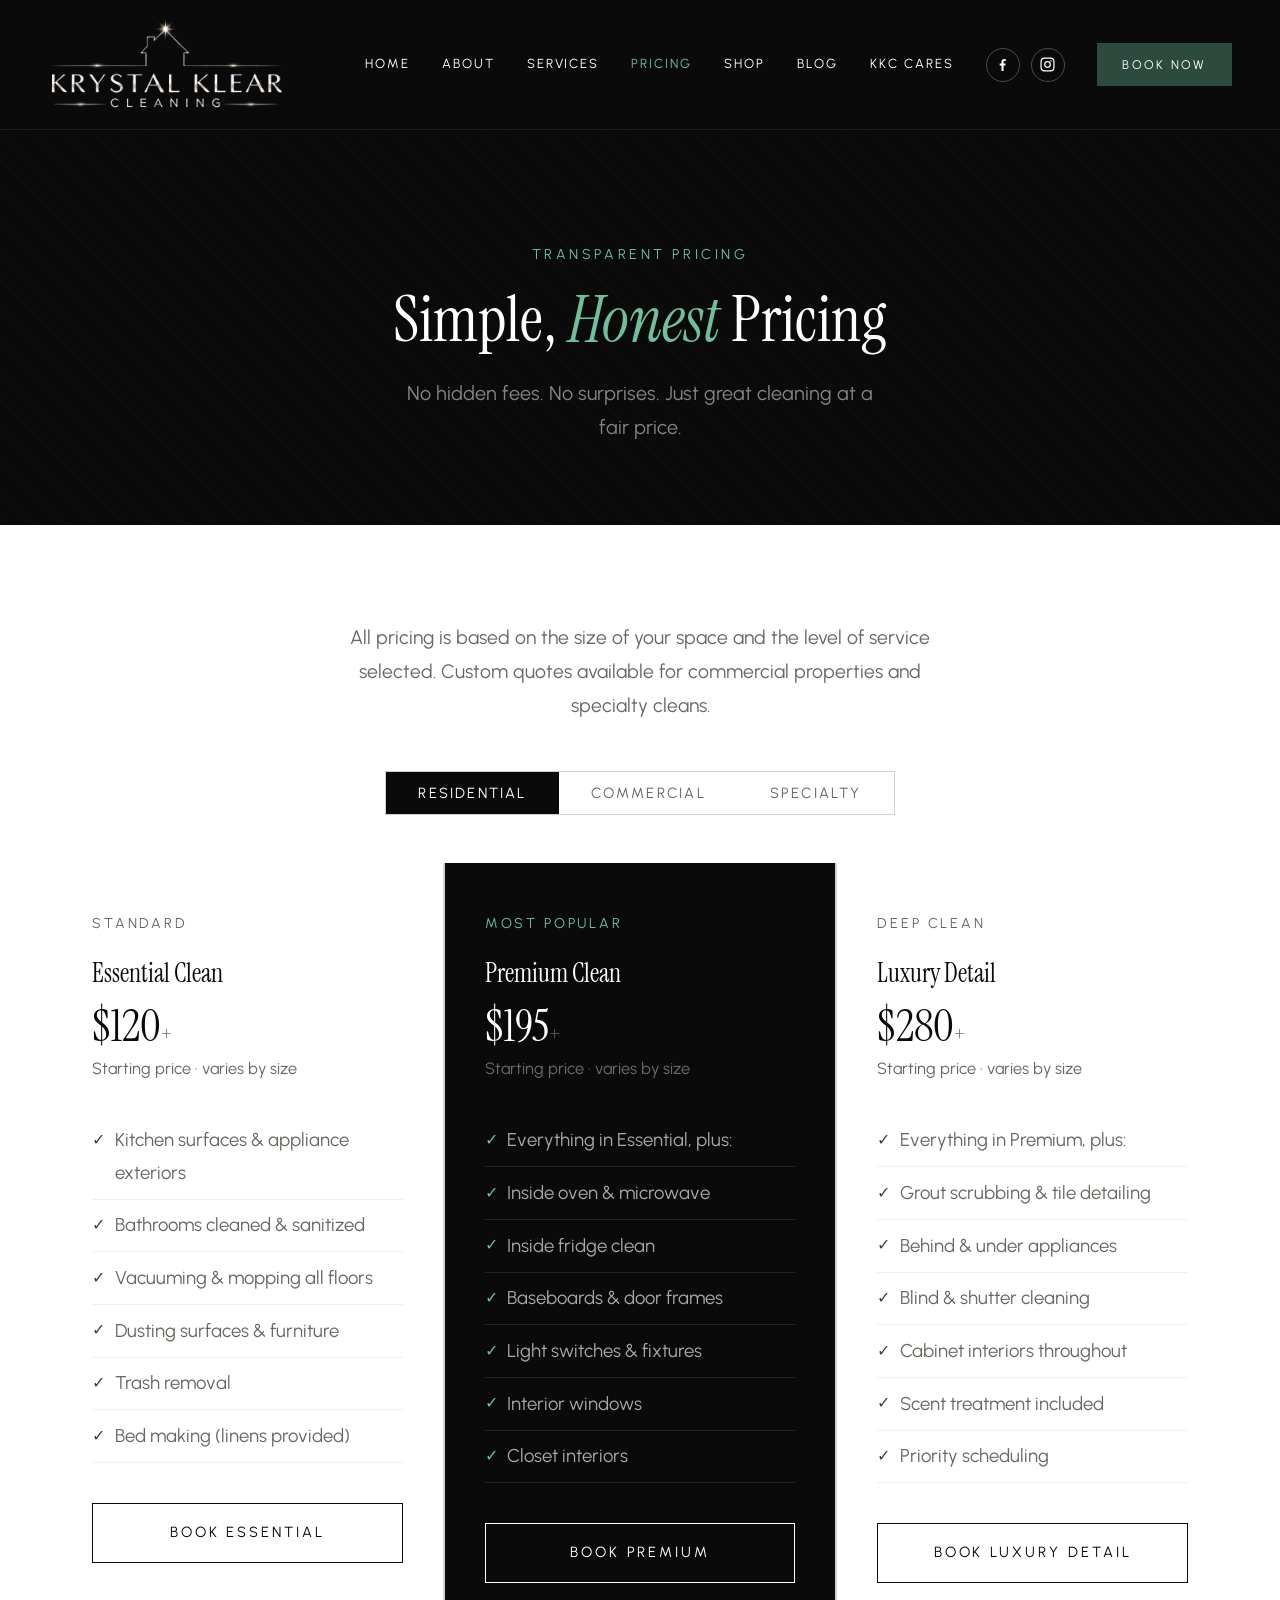
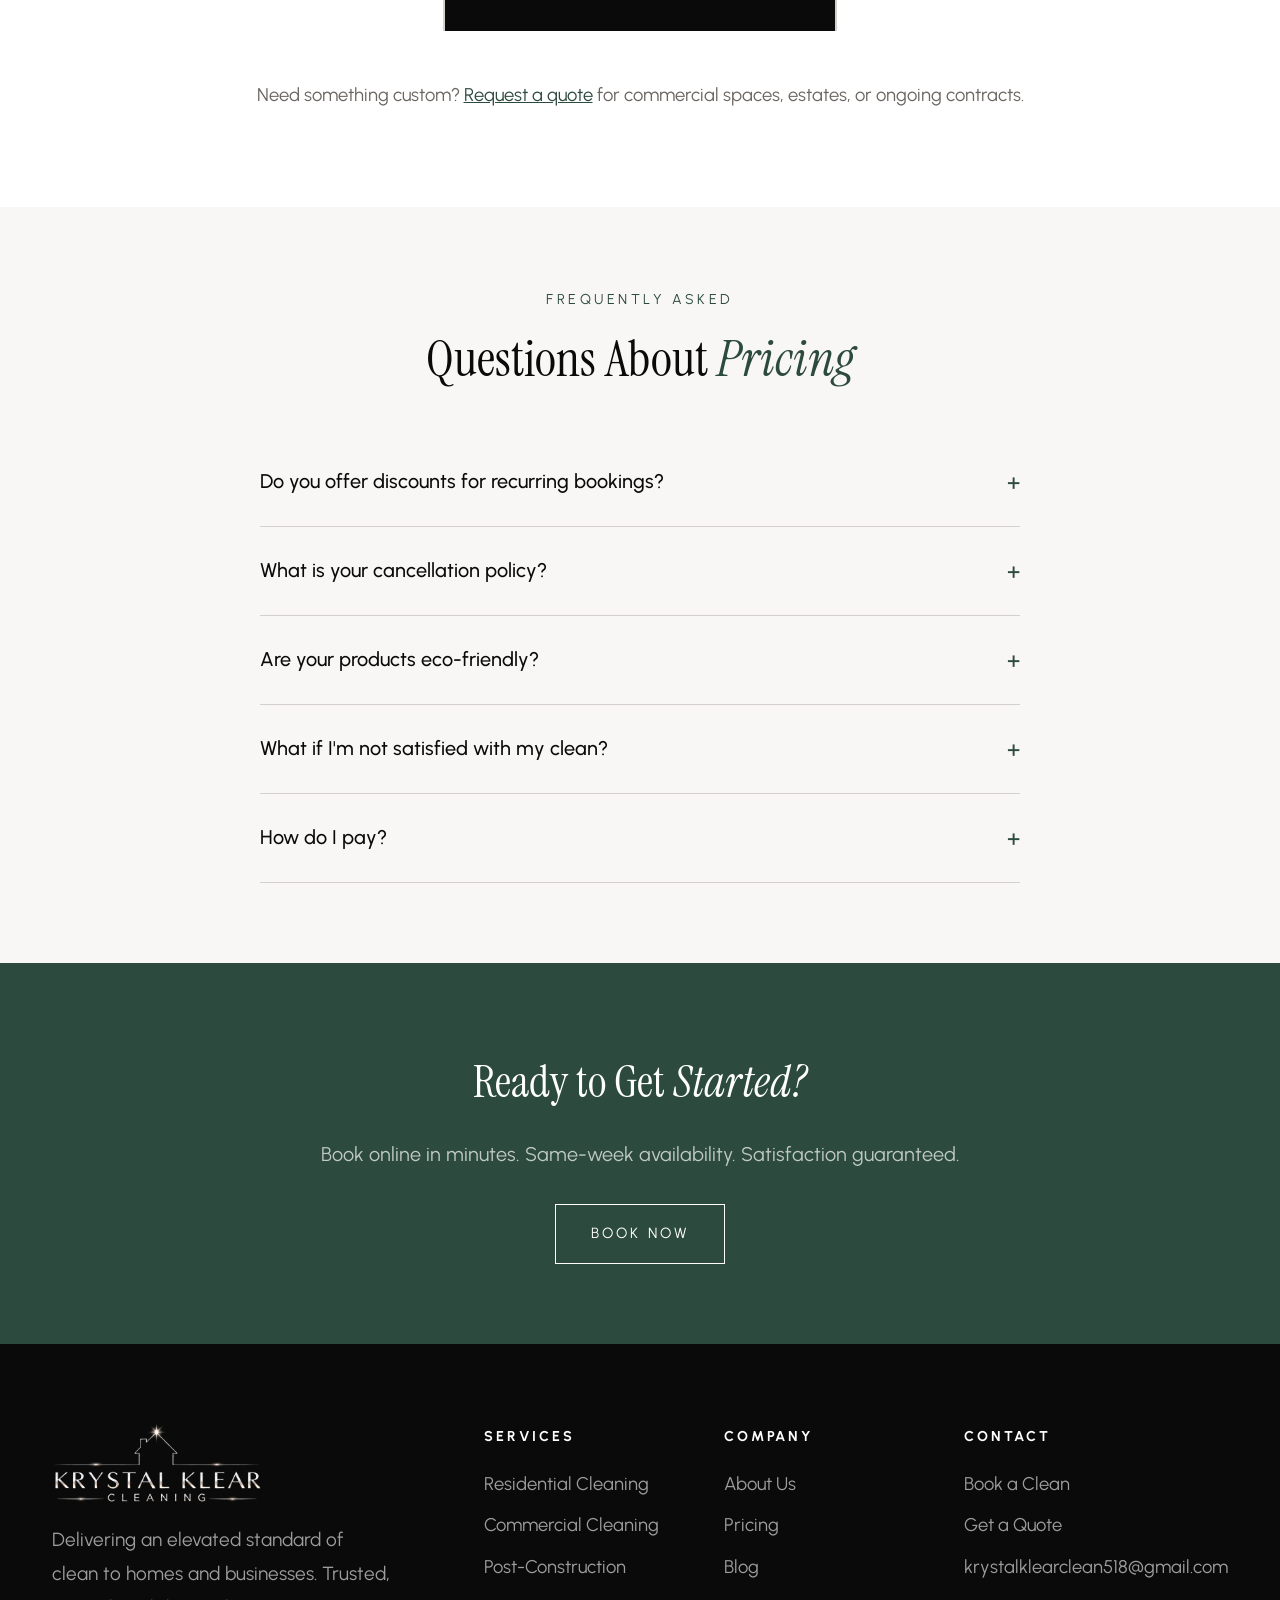
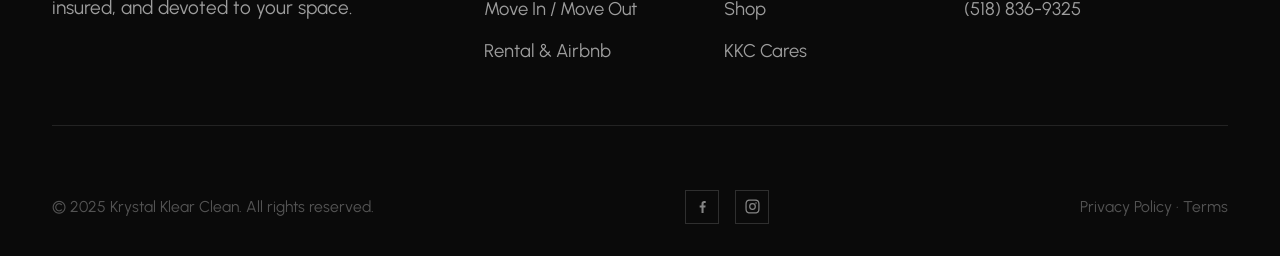
<file: pricing.html>
<!DOCTYPE html>
<html lang="en">
<head>
  <meta charset="UTF-8">
  <meta name="viewport" content="width=device-width, initial-scale=1.0">
  <title>Pricing — Krystal Klear Clean</title>
  <link rel="icon" type="image/png" sizes="32x32" href="assets/favicon-32.png?v=3">
  <link rel="icon" type="image/png" sizes="192x192" href="assets/favicon-192.png?v=3">
  <link rel="apple-touch-icon" href="assets/apple-touch-icon.png?v=3">
  <link rel="preconnect" href="https://fonts.googleapis.com">
  <link rel="preconnect" href="https://fonts.gstatic.com" crossorigin>
  <link href="https://fonts.googleapis.com/css2?family=Instrument+Serif:ital@0;1&family=Urbanist:ital,wght@0,300;0,400;0,500;0,600;1,400&display=swap" rel="stylesheet">
  <link rel="stylesheet" href="assets/kkc.css">
  <style>
.pricing-section { padding: 6rem 0; }
.pricing-intro { text-align: center; max-width: 600px; margin: 0 auto 3rem; font-size: 1.21rem; color: var(--dark-gray); }
.pricing-tabs { display: flex; justify-content: center; margin-bottom: 3rem; border: 1px solid var(--mid-gray); width: fit-content; margin-left: auto; margin-right: auto; }
.pricing-tab { padding: 0.75rem 2rem; font-family: var(--font-sans); font-size: 0.92rem; letter-spacing: 0.15em; text-transform: uppercase; cursor: pointer; background: var(--white); color: var(--dark-gray); border: none; transition: var(--transition); }
.pricing-tab.active, .pricing-tab:hover { background: var(--black); color: var(--white); }
.pricing-grid { display: grid; grid-template-columns: repeat(3,1fr); gap: 2px; background: var(--mid-gray); margin-bottom: 3rem; }
.pricing-card { background: var(--white); padding: 3rem 2.5rem; }
.pricing-card.featured { background: var(--black); }
.pricing-card .tier { font-family: var(--font-sans); font-size: 0.89rem; letter-spacing: 0.2em; text-transform: uppercase; color: var(--dark-gray); margin-bottom: 1rem; }
.pricing-card.featured .tier { color: var(--green-light); }
.pricing-card h3 { font-family: var(--font-serif); font-size: 1.6rem; font-weight: 300; margin-bottom: 0.5rem; }
.pricing-card.featured h3 { color: var(--white); }
.pricing-card .price { font-family: var(--font-serif); font-size: 2.8rem; font-weight: 300; line-height: 1; margin-bottom: 0.3rem; }
.pricing-card.featured .price { color: var(--white); }
.pricing-card .price-note { font-size: 1.02rem; color: var(--dark-gray); margin-bottom: 2rem; }
.pricing-card.featured .price-note { color: rgba(255,255,255,0.4); }
.pricing-features { list-style: none; margin-bottom: 2.5rem; }
.pricing-features li { font-size: 1.16rem; padding: 0.6rem 0; border-bottom: 1px solid var(--light-gray); color: var(--dark-gray); display: flex; gap: 0.6rem; }
.pricing-card.featured .pricing-features li { border-bottom-color: rgba(255,255,255,0.1); color: rgba(255,255,255,0.65); }
.pricing-features li::before { content: '✓'; color: var(--green); font-size: 1.02rem; flex-shrink: 0; margin-top: 0.05rem; }
.pricing-card.featured .pricing-features li::before { color: var(--green-light); }

.pricing-faq { background: var(--off-white); padding: 5rem 0; }
.pricing-faq-inner { max-width: 760px; margin: 0 auto; }
.faq-item { border-bottom: 1px solid var(--mid-gray); }
.faq-q { font-family: var(--font-sans); font-size: 1.24rem; font-weight: 500; cursor: pointer; display: flex; justify-content: space-between; align-items: center; padding: 1.5rem 0; user-select: none; }
.faq-q::after { content: '+'; font-size: 1.43rem; color: var(--green); transition: var(--transition); }
.faq-item.open .faq-q::after { content: '−'; }
.faq-a { font-size: 1.19rem; color: var(--dark-gray); line-height: 1.8; padding-bottom: 1.5rem; display: none; }
.faq-item.open .faq-a { display: block; }

@media (max-width: 900px) {
  .pricing-grid { grid-template-columns: 1fr; }
}
  </style>
</head>
<body>
<div id="kkc-header"></div>

<div class="page-hero">
  <div class="container">
    <span class="section-label">Transparent Pricing</span>
    <h1>Simple, <em>Honest</em> Pricing</h1>
    <p>No hidden fees. No surprises. Just great cleaning at a fair price.</p>
  </div>
</div>

<div class="pricing-section">
  <div class="container">
    <p class="pricing-intro">All pricing is based on the size of your space and the level of service selected. Custom quotes available for commercial properties and specialty cleans.</p>
    <div class="pricing-tabs">
      <button class="pricing-tab active" onclick="switchTab(this)">Residential</button>
      <button class="pricing-tab" onclick="switchTab(this)">Commercial</button>
      <button class="pricing-tab" onclick="switchTab(this)">Specialty</button>
    </div>
    <div class="pricing-grid">
      <div class="pricing-card">
        <div class="tier">Standard</div>
        <h3>Essential Clean</h3>
        <div class="price">$120<span style="font-size:1.3rem;color:var(--dark-gray);">+</span></div>
        <div class="price-note">Starting price &middot; varies by size</div>
        <ul class="pricing-features">
          <li>Kitchen surfaces &amp; appliance exteriors</li>
          <li>Bathrooms cleaned &amp; sanitized</li>
          <li>Vacuuming &amp; mopping all floors</li>
          <li>Dusting surfaces &amp; furniture</li>
          <li>Trash removal</li>
          <li>Bed making (linens provided)</li>
        </ul>
        <a href="contact.html" class="btn btn-outline" style="display:block;text-align:center;">Book Essential</a>
      </div>
      <div class="pricing-card featured">
        <div class="tier">Most Popular</div>
        <h3>Premium Clean</h3>
        <div class="price">$195<span style="font-size:1.3rem;color:rgba(255,255,255,0.4);">+</span></div>
        <div class="price-note">Starting price &middot; varies by size</div>
        <ul class="pricing-features">
          <li>Everything in Essential, plus:</li>
          <li>Inside oven &amp; microwave</li>
          <li>Inside fridge clean</li>
          <li>Baseboards &amp; door frames</li>
          <li>Light switches &amp; fixtures</li>
          <li>Interior windows</li>
          <li>Closet interiors</li>
        </ul>
        <a href="contact.html" class="btn btn-outline-white" style="display:block;text-align:center;">Book Premium</a>
      </div>
      <div class="pricing-card">
        <div class="tier">Deep Clean</div>
        <h3>Luxury Detail</h3>
        <div class="price">$280<span style="font-size:1.3rem;color:var(--dark-gray);">+</span></div>
        <div class="price-note">Starting price &middot; varies by size</div>
        <ul class="pricing-features">
          <li>Everything in Premium, plus:</li>
          <li>Grout scrubbing &amp; tile detailing</li>
          <li>Behind &amp; under appliances</li>
          <li>Blind &amp; shutter cleaning</li>
          <li>Cabinet interiors throughout</li>
          <li>Scent treatment included</li>
          <li>Priority scheduling</li>
        </ul>
        <a href="contact.html" class="btn btn-outline" style="display:block;text-align:center;">Book Luxury Detail</a>
      </div>
    </div>
    <p style="text-align:center;font-size:1.15rem;color:var(--dark-gray);">Need something custom? <a href="contact.html" style="color:var(--green);text-decoration:underline;">Request a quote</a> for commercial spaces, estates, or ongoing contracts.</p>
  </div>
</div>

<div class="pricing-faq">
  <div class="container">
    <div class="pricing-faq-inner">
      <div style="text-align:center;margin-bottom:3rem;">
        <span class="section-label">Frequently Asked</span>
        <h2 class="section-title">Questions About <em>Pricing</em></h2>
      </div>
      <div class="faq-item"><div class="faq-q" onclick="toggleFaq(this)">Do you offer discounts for recurring bookings?</div><div class="faq-a">Yes! We offer 10% off for weekly bookings and 5% off for bi-weekly service. Discounts are applied automatically when you set up recurring service.</div></div>
      <div class="faq-item"><div class="faq-q" onclick="toggleFaq(this)">What is your cancellation policy?</div><div class="faq-a">We ask for 24 hours notice for cancellations. Cancellations made within 24 hours may be subject to a small fee to cover the team's reserved time.</div></div>
      <div class="faq-item"><div class="faq-q" onclick="toggleFaq(this)">Are your products eco-friendly?</div><div class="faq-a">We offer eco-friendly and pet-safe product options on all services. Simply let us know your preference at the time of booking.</div></div>
      <div class="faq-item"><div class="faq-q" onclick="toggleFaq(this)">What if I'm not satisfied with my clean?</div><div class="faq-a">We stand behind our work with a 100% satisfaction guarantee. If anything was missed, contact us within 24 hours and we'll return to make it right at no charge.</div></div>
      <div class="faq-item"><div class="faq-q" onclick="toggleFaq(this)">How do I pay?</div><div class="faq-a">We accept all major credit cards, e-transfer, and cash. Payment is due at time of service for one-time cleans. Recurring clients are billed after each visit.</div></div>
    </div>
  </div>
</div>

<div class="cta-banner">
  <div class="container">
    <h2>Ready to Get <em style="font-style:italic;">Started?</em></h2>
    <p>Book online in minutes. Same-week availability. Satisfaction guaranteed.</p>
    <a href="contact.html" class="btn btn-outline-white">Book Now</a>
  </div>
</div>

<div id="kkc-footer"></div>
<script src="assets/kkc-shared.js"></script>
<script>
function switchTab(el) { document.querySelectorAll('.pricing-tab').forEach(t => t.classList.remove('active')); el.classList.add('active'); }
function toggleFaq(el) { el.parentElement.classList.toggle('open'); }
</script>
</body>
</html>
</file>
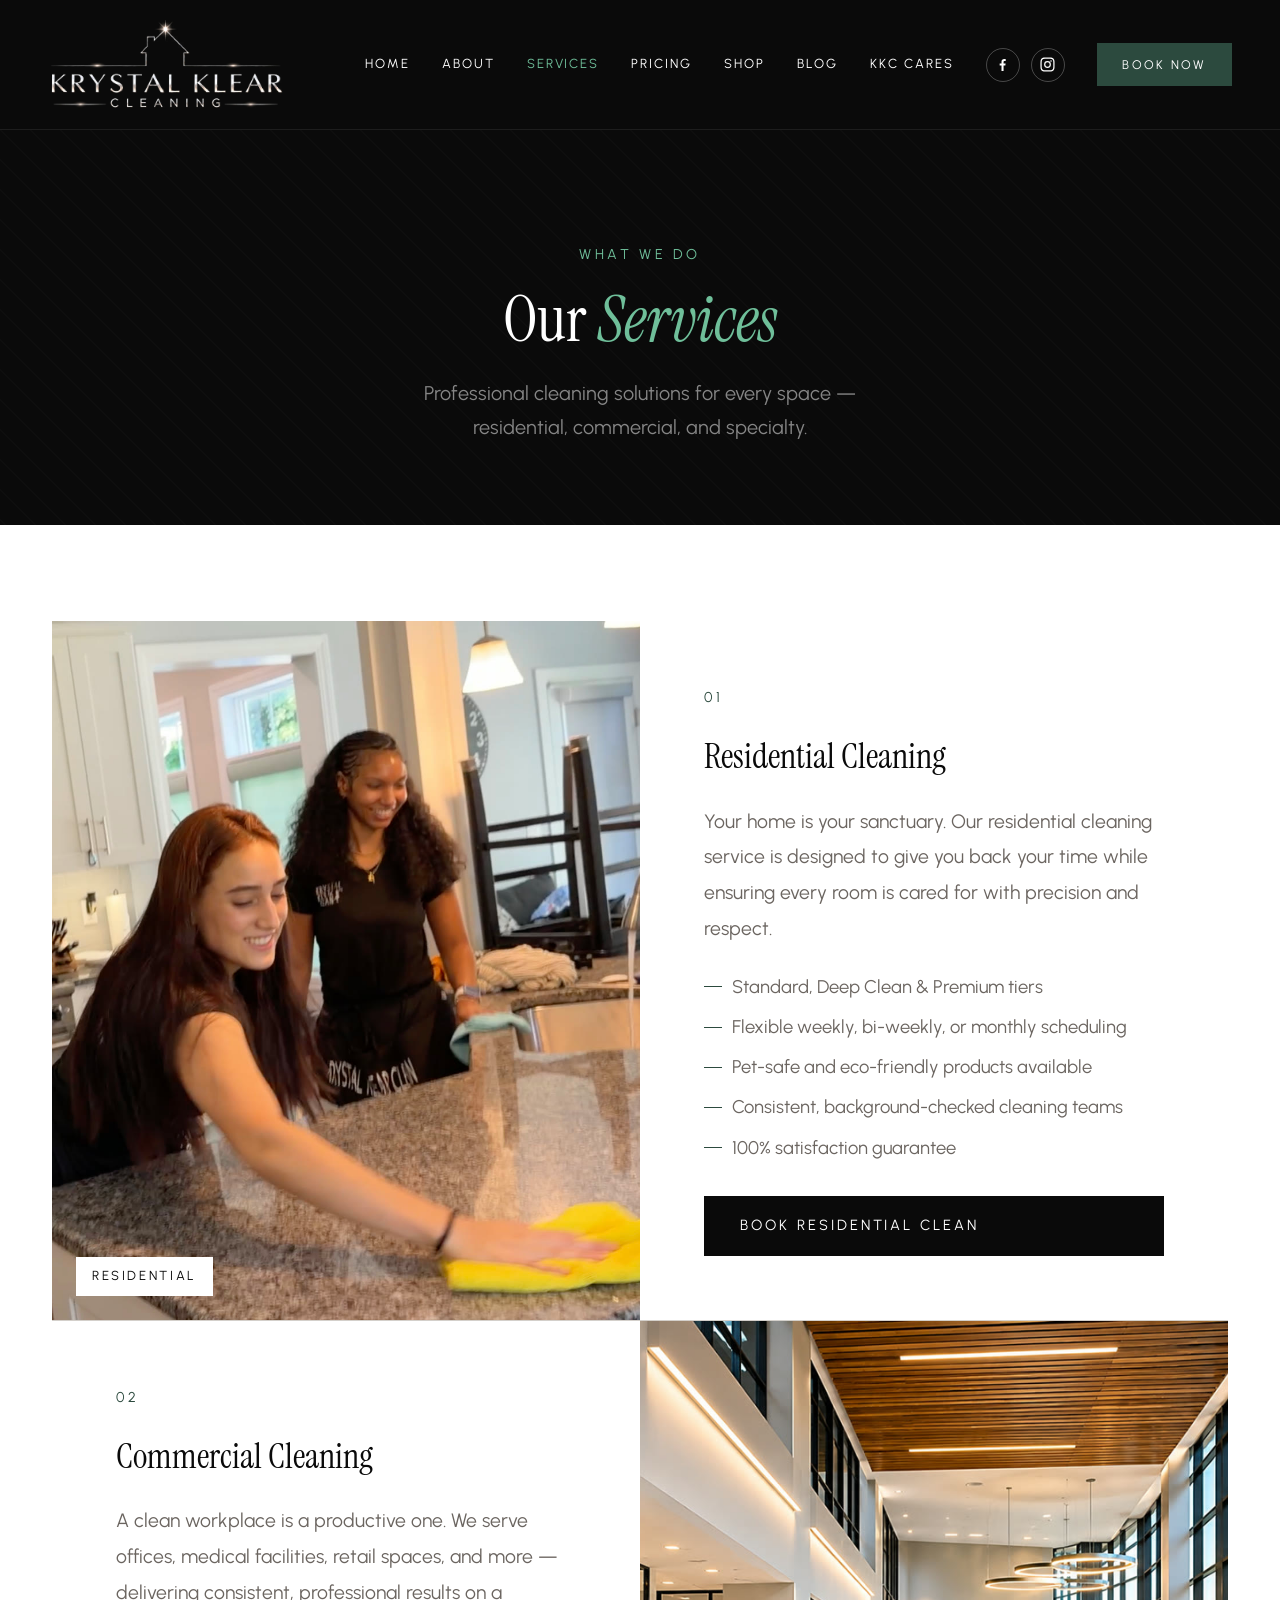
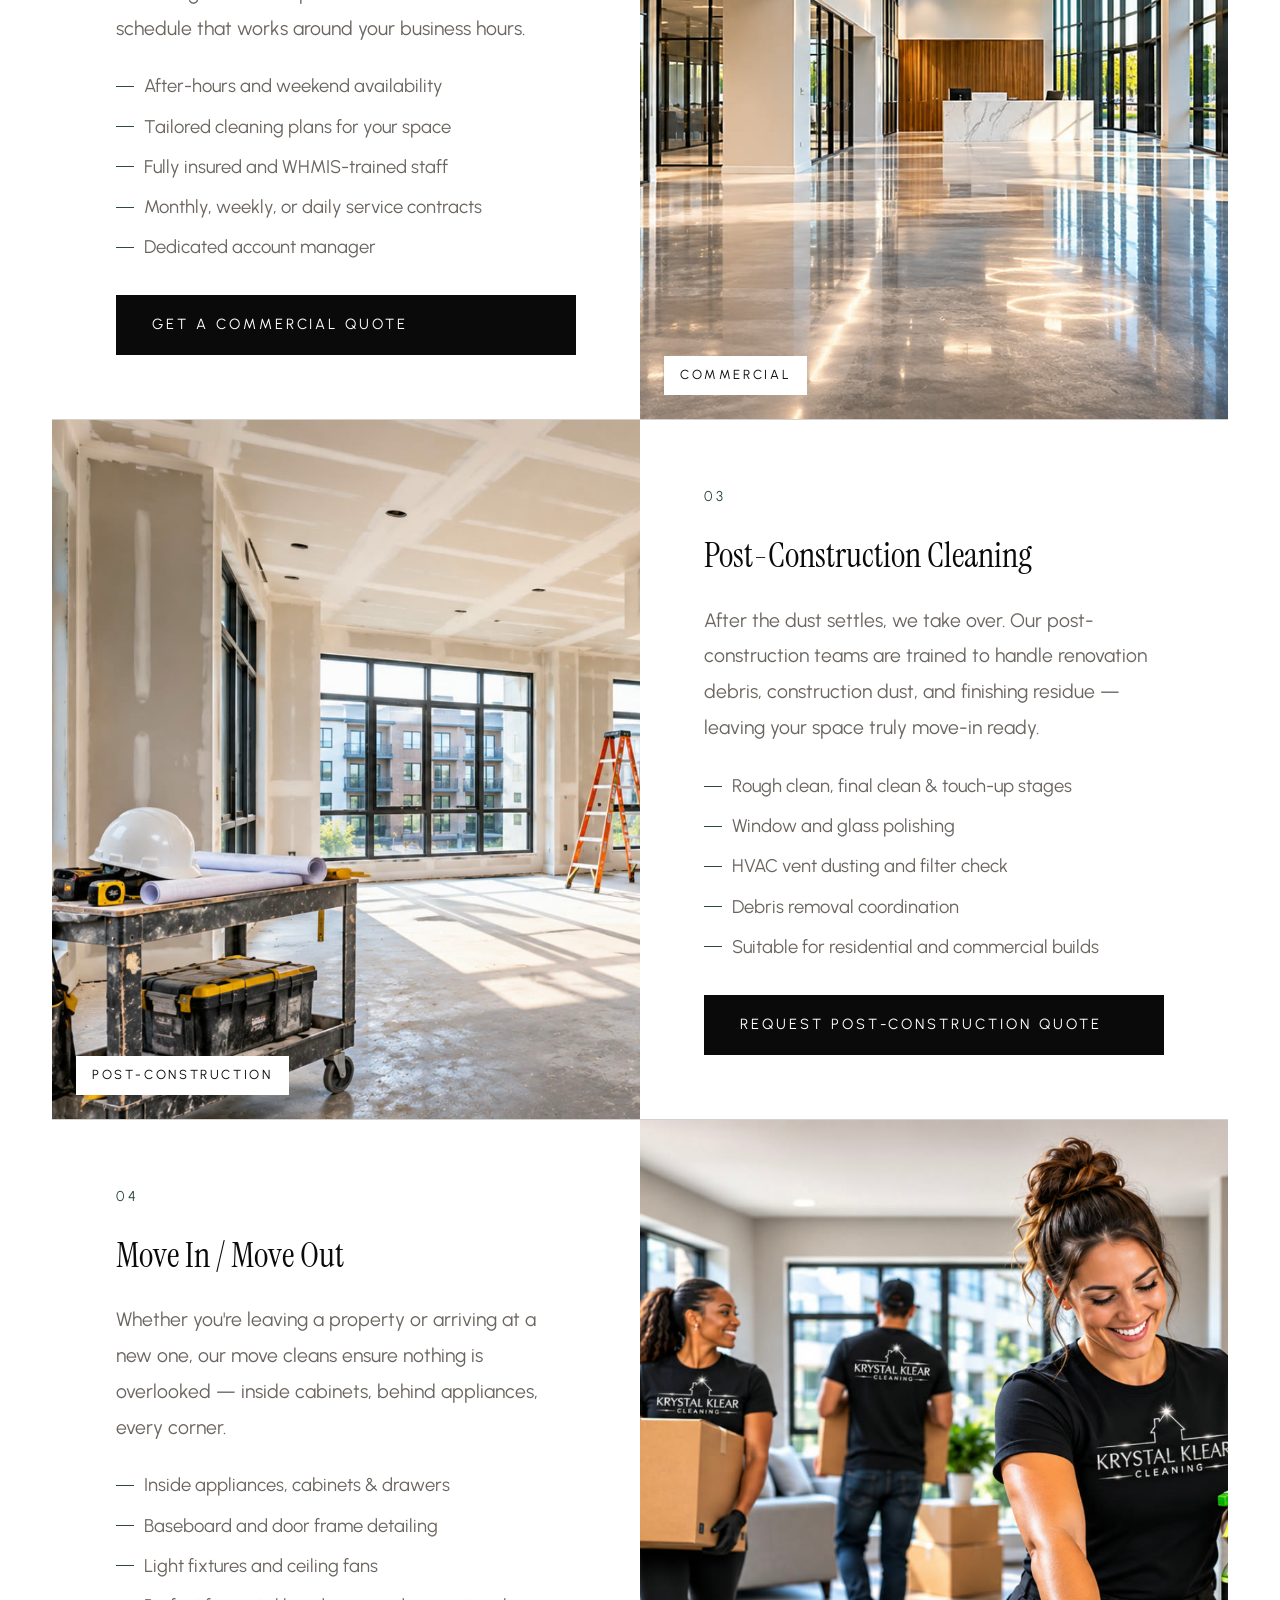
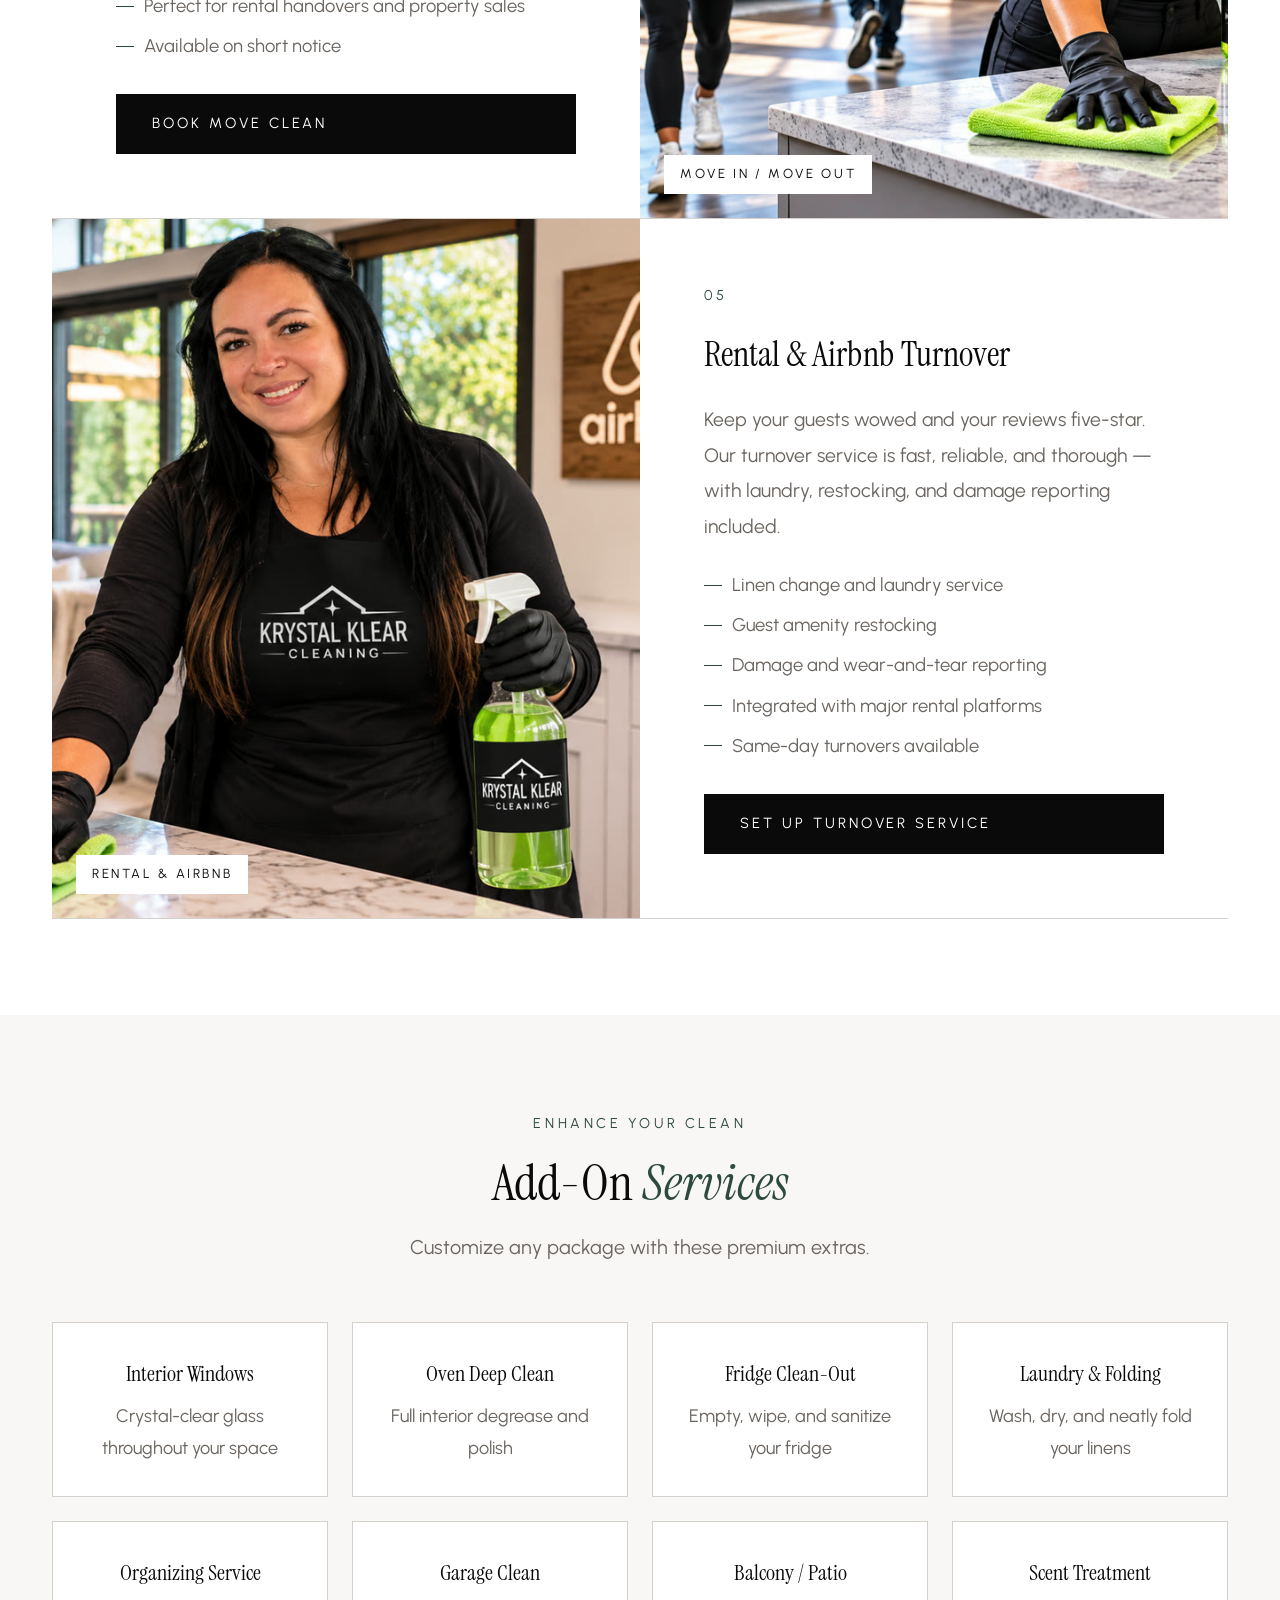
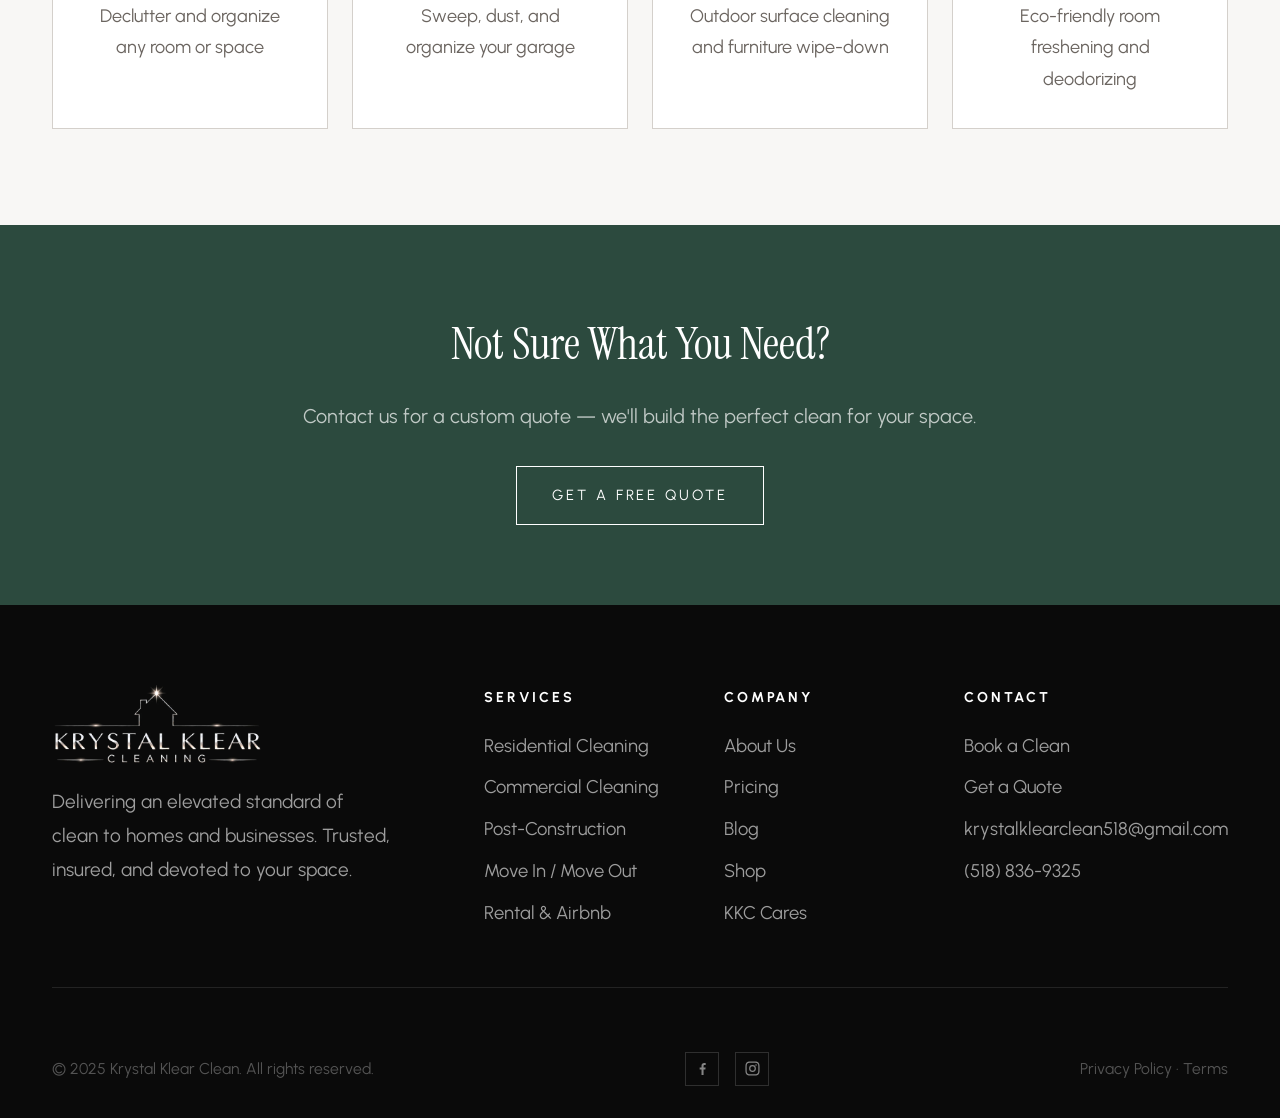
<file: services.html>
<!DOCTYPE html>
<html lang="en">
<head>
  <meta charset="UTF-8">
  <meta name="viewport" content="width=device-width, initial-scale=1.0">
  <title>Services — Krystal Klear Clean</title>
  <link rel="icon" type="image/png" sizes="32x32" href="assets/favicon-32.png?v=3">
  <link rel="icon" type="image/png" sizes="192x192" href="assets/favicon-192.png?v=3">
  <link rel="apple-touch-icon" href="assets/apple-touch-icon.png?v=3">
  <link rel="preconnect" href="https://fonts.googleapis.com">
  <link rel="preconnect" href="https://fonts.gstatic.com" crossorigin>
  <link href="https://fonts.googleapis.com/css2?family=Instrument+Serif:ital@0;1&family=Urbanist:ital,wght@0,300;0,400;0,500;0,600;1,400&display=swap" rel="stylesheet">
  <link rel="stylesheet" href="assets/kkc.css">
  <style>
.services-full { padding: 6rem 0; }
.service-row { display: grid; grid-template-columns: 1fr 1fr; min-height: 480px; border-bottom: 1px solid var(--mid-gray); }
.service-row:nth-child(even) .service-row-img { order: 2; }
.service-row:nth-child(even) .service-row-text { order: 1; }
.service-row-img { background: var(--light-gray); min-height: 380px; position: relative; overflow: hidden; display: flex; align-items: center; justify-content: center; }
.service-row-img img { width: 100%; height: 100%; object-fit: cover; }
.service-row-img .img-label { position: absolute; bottom: 1.5rem; left: 1.5rem; background: var(--white); padding: 0.5rem 1rem; font-family: var(--font-sans); font-size: 0.82rem; letter-spacing: 0.2em; text-transform: uppercase; }
.service-row-text { padding: 4rem; display: flex; flex-direction: column; justify-content: center; }
.service-row-text h2 { font-family: var(--font-serif); font-size: 2.2rem; font-weight: 300; margin-bottom: 1rem; }
.service-row-text p { font-size: 1.21rem; color: var(--dark-gray); line-height: 1.85; margin-bottom: 1.5rem; }
.service-features { display: flex; flex-direction: column; gap: 0.5rem; margin-bottom: 2rem; }
.service-features li { display: flex; align-items: center; gap: 0.6rem; font-size: 1.15rem; color: var(--dark-gray); }
.service-features li::before { content: ''; display: block; width: 18px; height: 1px; background: var(--green); flex-shrink: 0; }

.add-ons { background: var(--off-white); padding: 6rem 0; }
.add-ons-header { text-align: center; margin-bottom: 3.5rem; }
.add-ons-grid { display: grid; grid-template-columns: repeat(4,1fr); gap: 1.5rem; }
.add-on-card { background: var(--white); padding: 2rem; text-align: center; border: 1px solid var(--mid-gray); transition: var(--transition); }
.add-on-card:hover { border-color: var(--black); }
.add-on-card h4 { font-family: var(--font-serif); font-size: 1.37rem; font-weight: 400; margin-bottom: 0.5rem; }
.add-on-card p { font-size: 1.13rem; color: var(--dark-gray); }

.svc-placeholder { width: 100%; height: 100%; background: linear-gradient(160deg,#e8e4df 0%,#ccc8c2 100%); display: flex; align-items: center; justify-content: center; font-family: var(--font-serif); font-size: 2.5rem; color: rgba(0,0,0,0.12); min-height: 380px; }

@media (max-width: 900px) {
  .service-row { grid-template-columns: 1fr; }
  .service-row:nth-child(even) .service-row-img, .service-row:nth-child(even) .service-row-text { order: initial; }
  .add-ons-grid { grid-template-columns: 1fr 1fr; }
}
  </style>
</head>
<body>
<div id="kkc-header"></div>

<div class="page-hero">
  <div class="container">
    <span class="section-label">What We Do</span>
    <h1>Our <em>Services</em></h1>
    <p>Professional cleaning solutions for every space — residential, commercial, and specialty.</p>
  </div>
</div>

<div class="services-full">
  <div class="container">

    <div class="service-row">
      <div class="service-row-img">
        <img src="assets/residential.jpg" alt="Krystal Klear Clean team wiping down a kitchen island" style="object-position:center 30%;">
        <div class="img-label">Residential</div>
      </div>
      <div class="service-row-text">
        <span class="section-label">01</span>
        <h2>Residential Cleaning</h2>
        <p>Your home is your sanctuary. Our residential cleaning service is designed to give you back your time while ensuring every room is cared for with precision and respect.</p>
        <ul class="service-features">
          <li>Standard, Deep Clean &amp; Premium tiers</li>
          <li>Flexible weekly, bi-weekly, or monthly scheduling</li>
          <li>Pet-safe and eco-friendly products available</li>
          <li>Consistent, background-checked cleaning teams</li>
          <li>100% satisfaction guarantee</li>
        </ul>
        <a href="contact.html" class="btn btn-dark">Book Residential Clean</a>
      </div>
    </div>

    <div class="service-row">
      <div class="service-row-img"><img src="assets/commercial.jpg" alt="Spotless commercial office lobby" style="object-position:60% center;"><div class="img-label">Commercial</div></div>
      <div class="service-row-text">
        <span class="section-label">02</span>
        <h2>Commercial Cleaning</h2>
        <p>A clean workplace is a productive one. We serve offices, medical facilities, retail spaces, and more — delivering consistent, professional results on a schedule that works around your business hours.</p>
        <ul class="service-features">
          <li>After-hours and weekend availability</li>
          <li>Tailored cleaning plans for your space</li>
          <li>Fully insured and WHMIS-trained staff</li>
          <li>Monthly, weekly, or daily service contracts</li>
          <li>Dedicated account manager</li>
        </ul>
        <a href="contact.html" class="btn btn-dark">Get a Commercial Quote</a>
      </div>
    </div>

    <div class="service-row">
      <div class="service-row-img"><img src="assets/post-construction.jpg" alt="Newly built office space ready for a post-construction clean" style="object-position:center 55%;"><div class="img-label">Post-Construction</div></div>
      <div class="service-row-text">
        <span class="section-label">03</span>
        <h2>Post-Construction Cleaning</h2>
        <p>After the dust settles, we take over. Our post-construction teams are trained to handle renovation debris, construction dust, and finishing residue — leaving your space truly move-in ready.</p>
        <ul class="service-features">
          <li>Rough clean, final clean &amp; touch-up stages</li>
          <li>Window and glass polishing</li>
          <li>HVAC vent dusting and filter check</li>
          <li>Debris removal coordination</li>
          <li>Suitable for residential and commercial builds</li>
        </ul>
        <a href="contact.html" class="btn btn-dark">Request Post-Construction Quote</a>
      </div>
    </div>

    <div class="service-row">
      <div class="service-row-img"><img src="assets/move-clean.jpg" alt="Krystal Klear team cleaning during a move-in" style="object-position:center 25%;"><div class="img-label">Move In / Move Out</div></div>
      <div class="service-row-text">
        <span class="section-label">04</span>
        <h2>Move In / Move Out</h2>
        <p>Whether you're leaving a property or arriving at a new one, our move cleans ensure nothing is overlooked — inside cabinets, behind appliances, every corner.</p>
        <ul class="service-features">
          <li>Inside appliances, cabinets &amp; drawers</li>
          <li>Baseboard and door frame detailing</li>
          <li>Light fixtures and ceiling fans</li>
          <li>Perfect for rental handovers and property sales</li>
          <li>Available on short notice</li>
        </ul>
        <a href="contact.html" class="btn btn-dark">Book Move Clean</a>
      </div>
    </div>

    <div class="service-row">
      <div class="service-row-img"><img src="assets/airbnb.jpg" alt="Krystal Klear cleaner preparing a short-term rental" style="object-position:80% center;"><div class="img-label">Rental &amp; Airbnb</div></div>
      <div class="service-row-text">
        <span class="section-label">05</span>
        <h2>Rental &amp; Airbnb Turnover</h2>
        <p>Keep your guests wowed and your reviews five-star. Our turnover service is fast, reliable, and thorough — with laundry, restocking, and damage reporting included.</p>
        <ul class="service-features">
          <li>Linen change and laundry service</li>
          <li>Guest amenity restocking</li>
          <li>Damage and wear-and-tear reporting</li>
          <li>Integrated with major rental platforms</li>
          <li>Same-day turnovers available</li>
        </ul>
        <a href="contact.html" class="btn btn-dark">Set Up Turnover Service</a>
      </div>
    </div>

  </div>
</div>

<div class="add-ons">
  <div class="container">
    <div class="add-ons-header">
      <span class="section-label">Enhance Your Clean</span>
      <h2 class="section-title">Add-On <em>Services</em></h2>
      <p class="section-subtitle" style="text-align:center;margin:1rem auto 0;">Customize any package with these premium extras.</p>
    </div>
    <div class="add-ons-grid">
      <div class="add-on-card"><h4>Interior Windows</h4><p>Crystal-clear glass throughout your space</p></div>
      <div class="add-on-card"><h4>Oven Deep Clean</h4><p>Full interior degrease and polish</p></div>
      <div class="add-on-card"><h4>Fridge Clean-Out</h4><p>Empty, wipe, and sanitize your fridge</p></div>
      <div class="add-on-card"><h4>Laundry &amp; Folding</h4><p>Wash, dry, and neatly fold your linens</p></div>
      <div class="add-on-card"><h4>Organizing Service</h4><p>Declutter and organize any room or space</p></div>
      <div class="add-on-card"><h4>Garage Clean</h4><p>Sweep, dust, and organize your garage</p></div>
      <div class="add-on-card"><h4>Balcony / Patio</h4><p>Outdoor surface cleaning and furniture wipe-down</p></div>
      <div class="add-on-card"><h4>Scent Treatment</h4><p>Eco-friendly room freshening and deodorizing</p></div>
    </div>
  </div>
</div>

<div class="cta-banner">
  <div class="container">
    <h2>Not Sure What You Need?</h2>
    <p>Contact us for a custom quote — we'll build the perfect clean for your space.</p>
    <a href="contact.html" class="btn btn-outline-white">Get a Free Quote</a>
  </div>
</div>

<div id="kkc-footer"></div>
<script src="assets/kkc-shared.js"></script>
</body>
</html>
</file>
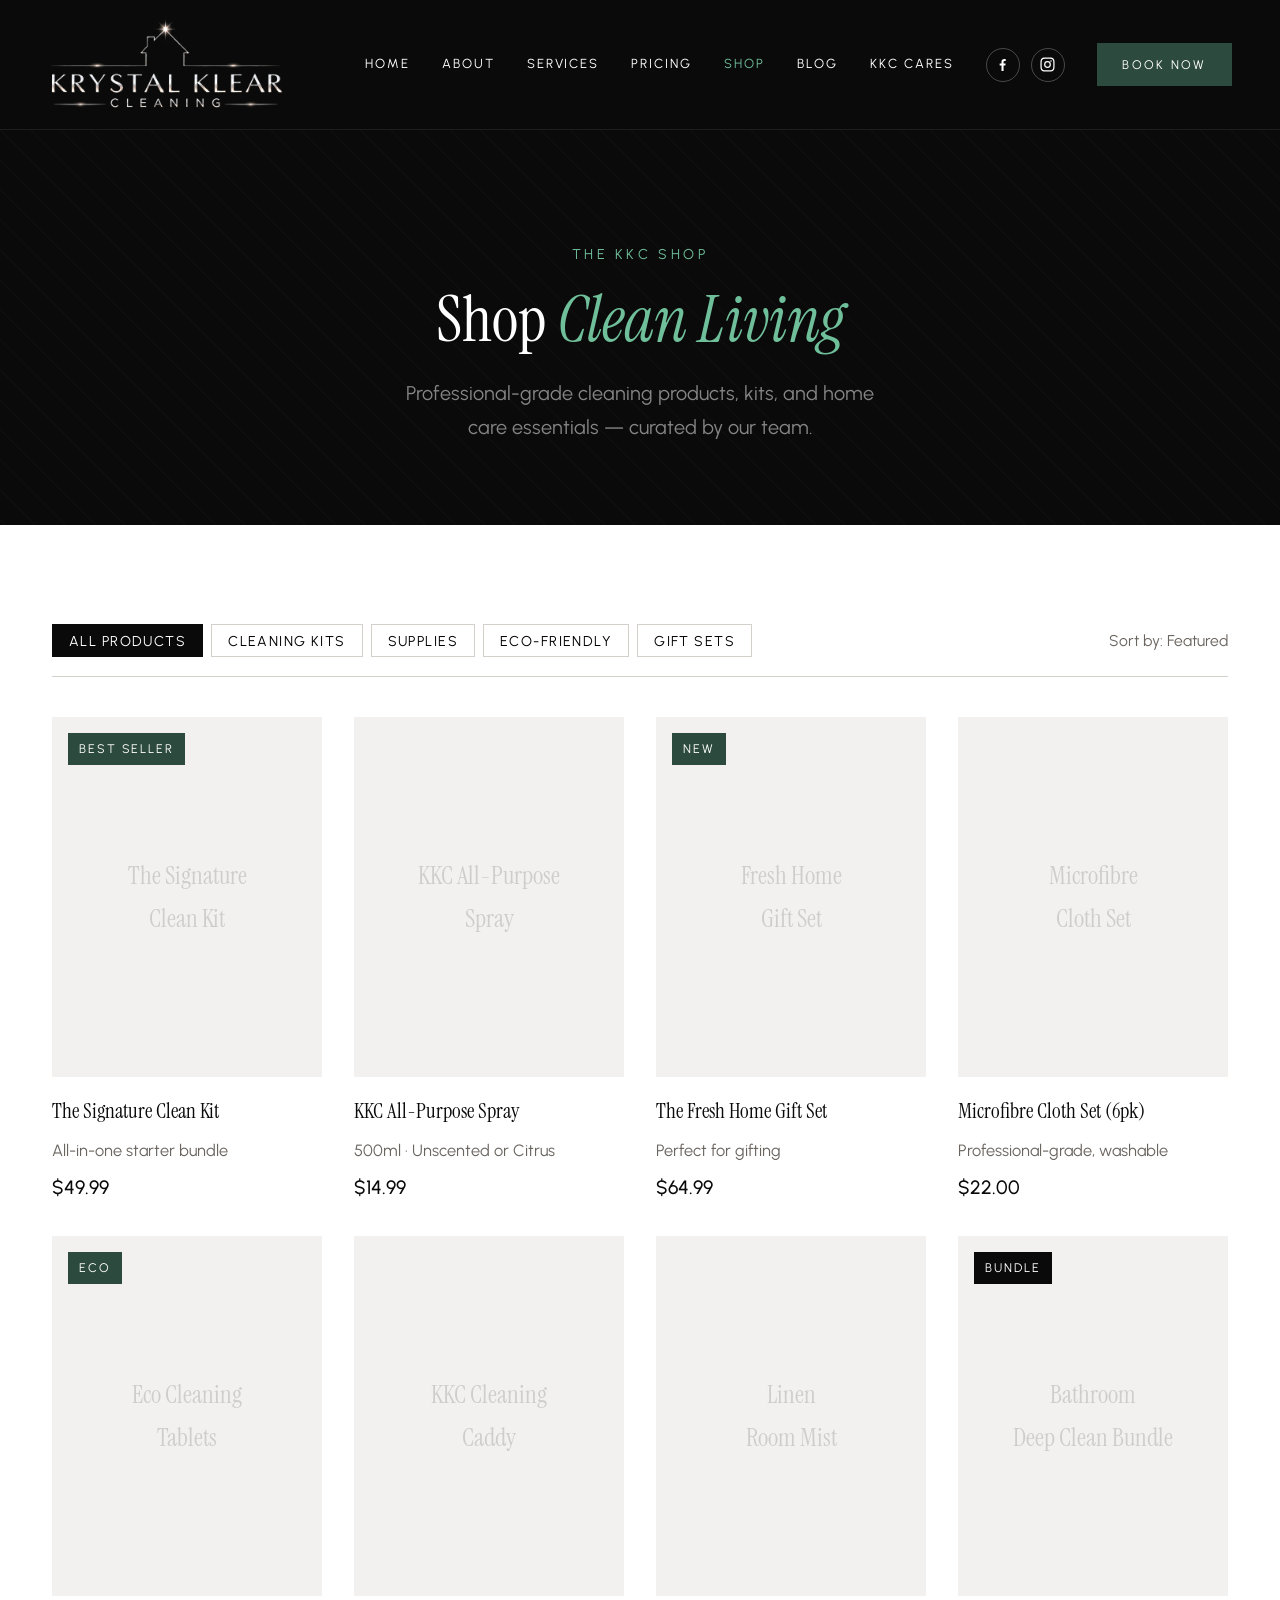
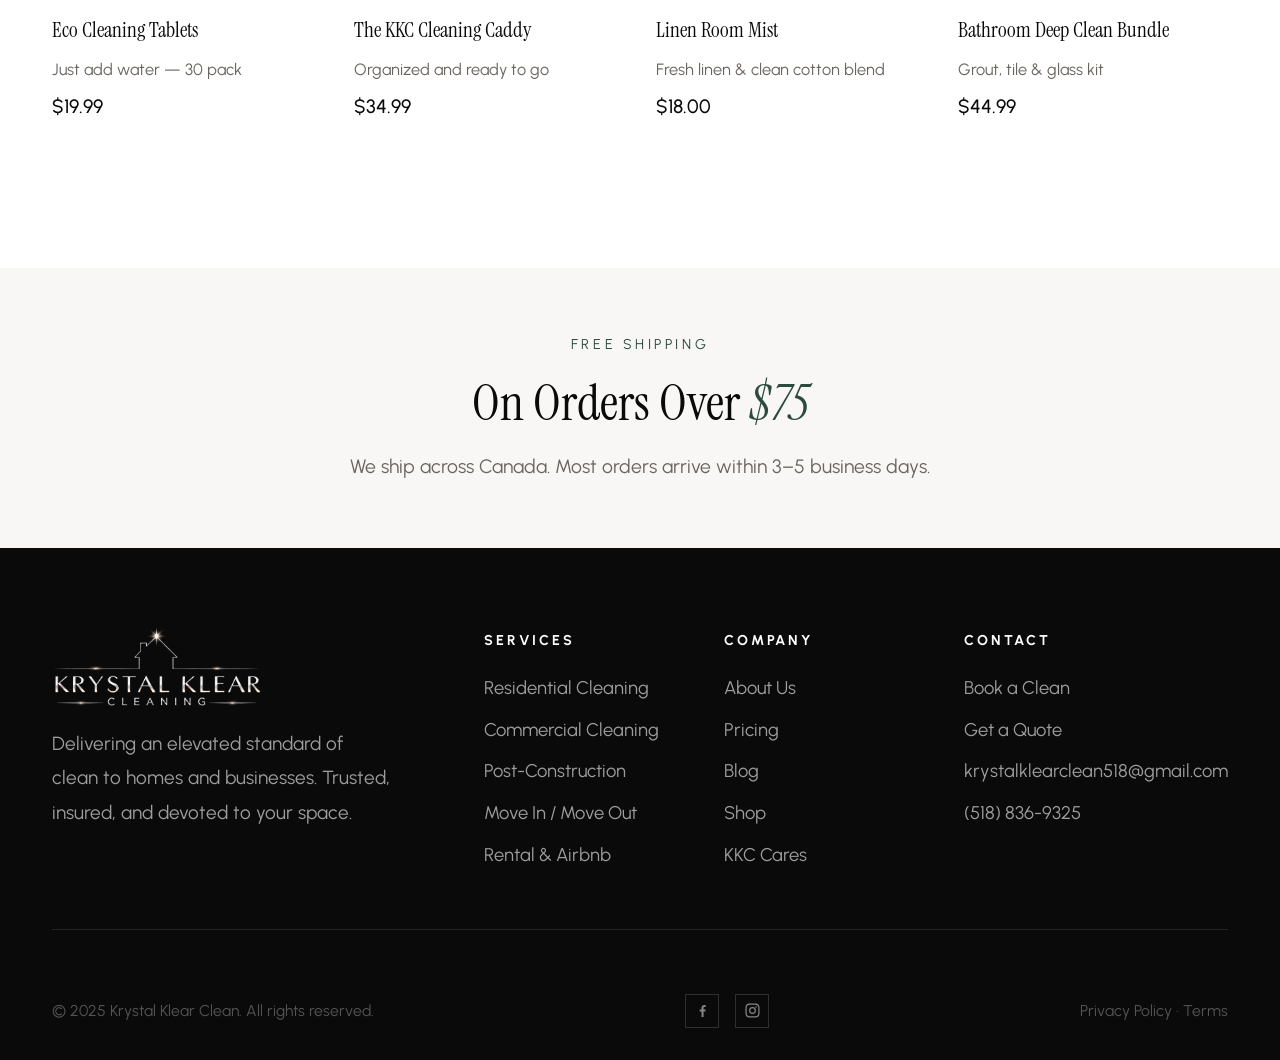
<file: shop.html>
<!DOCTYPE html>
<html lang="en">
<head>
  <meta charset="UTF-8">
  <meta name="viewport" content="width=device-width, initial-scale=1.0">
  <title>Shop — Krystal Klear Clean</title>
  <link rel="icon" type="image/png" sizes="32x32" href="assets/favicon-32.png?v=3">
  <link rel="icon" type="image/png" sizes="192x192" href="assets/favicon-192.png?v=3">
  <link rel="apple-touch-icon" href="assets/apple-touch-icon.png?v=3">
  <link rel="preconnect" href="https://fonts.googleapis.com">
  <link rel="preconnect" href="https://fonts.gstatic.com" crossorigin>
  <link href="https://fonts.googleapis.com/css2?family=Instrument+Serif:ital@0;1&family=Urbanist:ital,wght@0,300;0,400;0,500;0,600;1,400&display=swap" rel="stylesheet">
  <link rel="stylesheet" href="assets/kkc.css">
  <style>
.shop-section { padding: 5rem 0; }
.shop-filter-bar { display: flex; align-items: center; justify-content: space-between; padding: 1.2rem 0; border-bottom: 1px solid var(--mid-gray); margin-bottom: 2.5rem; flex-wrap: wrap; gap: 1rem; }
.shop-filters { display: flex; gap: 0.5rem; flex-wrap: wrap; }
.shop-filter { padding: 0.4rem 1rem; font-family: var(--font-sans); font-size: 0.89rem; letter-spacing: 0.1em; text-transform: uppercase; border: 1px solid var(--mid-gray); background: transparent; cursor: pointer; transition: var(--transition); }
.shop-filter.active, .shop-filter:hover { background: var(--black); color: var(--white); border-color: var(--black); }
.shop-sort { font-family: var(--font-sans); font-size: 0.98rem; color: var(--dark-gray); }
.shop-grid { display: grid; grid-template-columns: repeat(4,1fr); gap: 2rem; }
.product-card { cursor: pointer; }
.product-img { aspect-ratio: 3/4; background: var(--light-gray); position: relative; overflow: hidden; margin-bottom: 1rem; transition: var(--transition); display: flex; align-items: center; justify-content: center; }
.product-card:hover .product-img { opacity: 0.9; }
.product-badge { position: absolute; top: 1rem; left: 1rem; background: var(--black); color: var(--white); font-family: var(--font-sans); font-size: 0.78rem; letter-spacing: 0.15em; text-transform: uppercase; padding: 0.3rem 0.7rem; z-index: 2; }
.product-badge.green { background: var(--green); }
.product-badge.pink { background: var(--green); }
.product-quick { position: absolute; bottom: 0; left: 0; right: 0; background: var(--black); color: var(--white); font-family: var(--font-sans); font-size: 0.89rem; letter-spacing: 0.15em; text-transform: uppercase; padding: 0.8rem; text-align: center; transform: translateY(100%); transition: var(--transition); }
.product-card:hover .product-quick { transform: translateY(0); }
.product-name { font-family: var(--font-serif); font-size: 1.34rem; font-weight: 400; margin-bottom: 0.3rem; }
.product-sub { font-size: 1.02rem; color: var(--dark-gray); margin-bottom: 0.4rem; }
.product-price { font-family: var(--font-sans); font-size: 1.21rem; font-weight: 500; }
.product-img-inner { font-family: var(--font-serif); font-size: 1.56rem; color: rgba(0,0,0,0.15); text-align: center; padding: 1rem; }
.shipping-banner { background: var(--off-white); padding: 4rem 0; text-align: center; margin-top: 4rem; }

@media (max-width: 900px) {
  .shop-grid { grid-template-columns: 1fr 1fr; }
}
  </style>
</head>
<body>
<div id="kkc-header"></div>

<div class="page-hero">
  <div class="container">
    <span class="section-label">The KKC Shop</span>
    <h1>Shop <em>Clean Living</em></h1>
    <p>Professional-grade cleaning products, kits, and home care essentials — curated by our team.</p>
  </div>
</div>

<div class="shop-section">
  <div class="container">
    <div class="shop-filter-bar">
      <div class="shop-filters">
        <button class="shop-filter active" onclick="filterProducts(this)">All Products</button>
        <button class="shop-filter" onclick="filterProducts(this)">Cleaning Kits</button>
        <button class="shop-filter" onclick="filterProducts(this)">Supplies</button>
        <button class="shop-filter" onclick="filterProducts(this)">Eco-Friendly</button>
        <button class="shop-filter" onclick="filterProducts(this)">Gift Sets</button>
      </div>
      <div class="shop-sort">Sort by: Featured</div>
    </div>
    <div class="shop-grid">
      <div class="product-card"><div class="product-img"><div class="product-badge green">Best Seller</div><div class="product-quick">Quick View</div><div class="product-img-inner">The Signature<br>Clean Kit</div></div><div class="product-name">The Signature Clean Kit</div><div class="product-sub">All-in-one starter bundle</div><div class="product-price">$49.99</div></div>
      <div class="product-card"><div class="product-img"><div class="product-quick">Quick View</div><div class="product-img-inner">KKC All-Purpose<br>Spray</div></div><div class="product-name">KKC All-Purpose Spray</div><div class="product-sub">500ml &middot; Unscented or Citrus</div><div class="product-price">$14.99</div></div>
      <div class="product-card"><div class="product-img"><div class="product-badge pink">New</div><div class="product-quick">Quick View</div><div class="product-img-inner">Fresh Home<br>Gift Set</div></div><div class="product-name">The Fresh Home Gift Set</div><div class="product-sub">Perfect for gifting</div><div class="product-price">$64.99</div></div>
      <div class="product-card"><div class="product-img"><div class="product-quick">Quick View</div><div class="product-img-inner">Microfibre<br>Cloth Set</div></div><div class="product-name">Microfibre Cloth Set (6pk)</div><div class="product-sub">Professional-grade, washable</div><div class="product-price">$22.00</div></div>
      <div class="product-card"><div class="product-img"><div class="product-badge green">Eco</div><div class="product-quick">Quick View</div><div class="product-img-inner">Eco Cleaning<br>Tablets</div></div><div class="product-name">Eco Cleaning Tablets</div><div class="product-sub">Just add water &mdash; 30 pack</div><div class="product-price">$19.99</div></div>
      <div class="product-card"><div class="product-img"><div class="product-quick">Quick View</div><div class="product-img-inner">KKC Cleaning<br>Caddy</div></div><div class="product-name">The KKC Cleaning Caddy</div><div class="product-sub">Organized and ready to go</div><div class="product-price">$34.99</div></div>
      <div class="product-card"><div class="product-img"><div class="product-quick">Quick View</div><div class="product-img-inner">Linen<br>Room Mist</div></div><div class="product-name">Linen Room Mist</div><div class="product-sub">Fresh linen &amp; clean cotton blend</div><div class="product-price">$18.00</div></div>
      <div class="product-card"><div class="product-img"><div class="product-badge">Bundle</div><div class="product-quick">Quick View</div><div class="product-img-inner">Bathroom<br>Deep Clean Bundle</div></div><div class="product-name">Bathroom Deep Clean Bundle</div><div class="product-sub">Grout, tile &amp; glass kit</div><div class="product-price">$44.99</div></div>
    </div>
  </div>
</div>

<div class="shipping-banner">
  <div class="container">
    <span class="section-label">Free Shipping</span>
    <h2 class="section-title">On Orders Over <em>$75</em></h2>
    <p style="font-size:1.21rem;color:var(--dark-gray);margin-top:1rem;">We ship across Canada. Most orders arrive within 3&ndash;5 business days.</p>
  </div>
</div>

<div id="kkc-footer"></div>
<script src="assets/kkc-shared.js"></script>
<script>
function filterProducts(el) { document.querySelectorAll('.shop-filter').forEach(f => f.classList.remove('active')); el.classList.add('active'); }
</script>
</body>
</html>
</file>
<file: assets/kkc.css>
@import url('https://fonts.googleapis.com/css2?family=Instrument+Serif:ital@0;1&family=Urbanist:ital,wght@0,300;0,400;0,500;0,600;1,400&display=swap');

:root {
  --black:      #0a0a0a;
  --white:      #ffffff;
  --off-white:  #f8f7f5;
  --light-gray: #f2f1ef;
  --mid-gray:   #d4d0cb;
  --dark-gray:  #6b6560;
  --green:      #2c4a3e;
  --green-light: #6fbf9a;
  --font-serif: 'Instrument Serif', Georgia, serif;
  --font-sans:  'Urbanist', 'Helvetica Neue', Arial, sans-serif;
  --max-w:      1240px;
  --transition: 0.3s ease;
}

*, *::before, *::after { box-sizing: border-box; margin: 0; padding: 0; }
html { scroll-behavior: smooth; }
body { font-family: var(--font-sans); background: var(--white); color: var(--black); font-size: 16px; line-height: 1.75; -webkit-font-smoothing: antialiased; }
img { max-width: 100%; display: block; }
a { color: inherit; text-decoration: none; }
ul { list-style: none; }

/* ─── HEADER ─── */
.site-header {
  position: sticky; top: 0; z-index: 100;
  background: var(--black); border-bottom: 1px solid rgba(255,255,255,0.08);
  padding: 0 3rem; display: flex; align-items: center; justify-content: space-between;
  height: 130px;
}
.site-header .logo { display: flex; align-items: center; }
.site-header .logo img { height: 90px; width: auto; display: block; }
.site-nav { display: flex; gap: 2rem; align-items: center; }
.site-nav a { font-family: var(--font-sans); font-size: 0.82rem; letter-spacing: 0.15em; text-transform: uppercase; color: var(--white); transition: var(--transition); }
.site-nav a:hover, .site-nav a.active { color: var(--green-light); }
.site-nav .btn-nav {
  background: var(--green); color: var(--white); padding: 0.65rem 1.6rem;
  font-size: 0.78rem; letter-spacing: 0.18em; text-transform: uppercase;
  transition: var(--transition);
}
.site-nav .btn-nav:hover { background: var(--green-light); color: var(--black); }

/* ─── FOOTER ─── */
.site-footer { background: var(--black); color: rgba(255,255,255,0.6); padding: 5rem 0 2rem; }
.footer-grid {
  display: grid; grid-template-columns: 2fr 1fr 1fr 1fr; gap: 3rem;
  margin-bottom: 4rem; padding-bottom: 3rem; border-bottom: 1px solid rgba(255,255,255,0.1);
}
.footer-brand img { height: 80px; width: auto; margin-bottom: 1.2rem; }
.footer-brand p { font-size: 1.19rem; line-height: 1.8; max-width: 340px; }
.footer-col h5 { font-family: var(--font-sans); font-size: 0.89rem; letter-spacing: 0.2em; text-transform: uppercase; color: var(--white); margin-bottom: 1.2rem; }
.footer-col ul li { margin-bottom: 0.6rem; }
.footer-col ul li a { font-size: 1.15rem; transition: var(--transition); }
.footer-col ul li a:hover { color: var(--white); }
.footer-bottom {
  display: flex; justify-content: space-between; align-items: center; flex-wrap: wrap; gap: 1rem;
  font-size: 0.98rem; color: rgba(255,255,255,0.3);
}
.footer-social { display: flex; gap: 1rem; }
.footer-social a {
  width: 34px; height: 34px; border: 1px solid rgba(255,255,255,0.15);
  display: flex; align-items: center; justify-content: center;
  font-size: 0.95rem; color: rgba(255,255,255,0.5); transition: var(--transition);
}
.footer-social a:hover { border-color: var(--white); color: var(--white); }

/* ─── SHARED COMPONENTS ─── */
.container { max-width: var(--max-w); margin: 0 auto; padding: 0 2rem; }
.section-label { font-family: var(--font-sans); font-size: 0.89rem; letter-spacing: 0.25em; text-transform: uppercase; color: var(--green); display: block; margin-bottom: 1rem; }
.section-title { font-family: var(--font-serif); font-size: clamp(2rem, 4vw, 3.2rem); font-weight: 300; line-height: 1.2; color: var(--black); }
.section-title em { font-style: italic; color: var(--green); }
.section-subtitle { font-family: var(--font-sans); font-size: 1.24rem; color: var(--dark-gray); max-width: 560px; line-height: 1.85; margin-top: 1.2rem; }
.divider { width: 48px; height: 1px; background: var(--green); margin: 1.5rem 0; }
.btn { display: inline-block; font-family: var(--font-sans); font-size: 0.92rem; letter-spacing: 0.2em; text-transform: uppercase; padding: 1rem 2.2rem; transition: var(--transition); cursor: pointer; border: none; }
.btn-dark { background: var(--black); color: var(--white); border: 1px solid var(--black); }
.btn-dark:hover { background: var(--green); border-color: var(--green); }
.btn-outline { background: transparent; color: var(--black); border: 1px solid var(--black); }
.btn-outline:hover { background: var(--black); color: var(--white); }
.btn-outline-white { background: transparent; color: var(--white); border: 1px solid var(--white); }
.btn-outline-white:hover { background: var(--white); color: var(--black); }

/* ─── PAGE HERO ─── */
.page-hero { background: var(--black); padding: 7rem 0 5rem; text-align: center; position: relative; overflow: hidden; }
.page-hero::before { content: ''; position: absolute; inset: 0; background: repeating-linear-gradient(45deg, rgba(255,255,255,0.015) 0, rgba(255,255,255,0.015) 1px, transparent 0, transparent 50%); background-size: 30px 30px; }
.page-hero .section-label { position: relative; color: var(--green-light); }
.page-hero h1 { font-family: var(--font-serif); font-size: clamp(2.8rem, 5vw, 4.5rem); font-weight: 300; color: var(--white); line-height: 1.15; position: relative; }
.page-hero h1 em { font-style: italic; color: var(--green-light); }
.page-hero p { font-size: 1.24rem; color: rgba(255,255,255,0.5); max-width: 500px; margin: 1.2rem auto 0; position: relative; }

/* ─── CTA BANNER ─── */
.cta-banner { background: var(--green); padding: 5rem 0; text-align: center; }
.cta-banner h2 { font-family: var(--font-serif); font-size: clamp(1.8rem, 3.5vw, 2.8rem); font-weight: 300; color: var(--white); margin-bottom: 1rem; }
.cta-banner p { font-size: 1.24rem; color: rgba(255,255,255,0.7); margin-bottom: 2rem; }

/* ─── SOCIAL ICONS ─── */
.site-nav .nav-social { display: flex; align-items: center; justify-content: center; width: 34px; height: 34px; border: 1px solid rgba(255,255,255,0.25); border-radius: 50%; }
.site-nav .nav-social + .nav-social { margin-left: -1.3rem; }
.site-nav .nav-social svg { width: 17px; height: 17px; fill: currentColor; }
.site-nav .nav-social:hover { border-color: var(--green-light); }
.footer-social a svg { width: 17px; height: 17px; fill: currentColor; }
</file>
